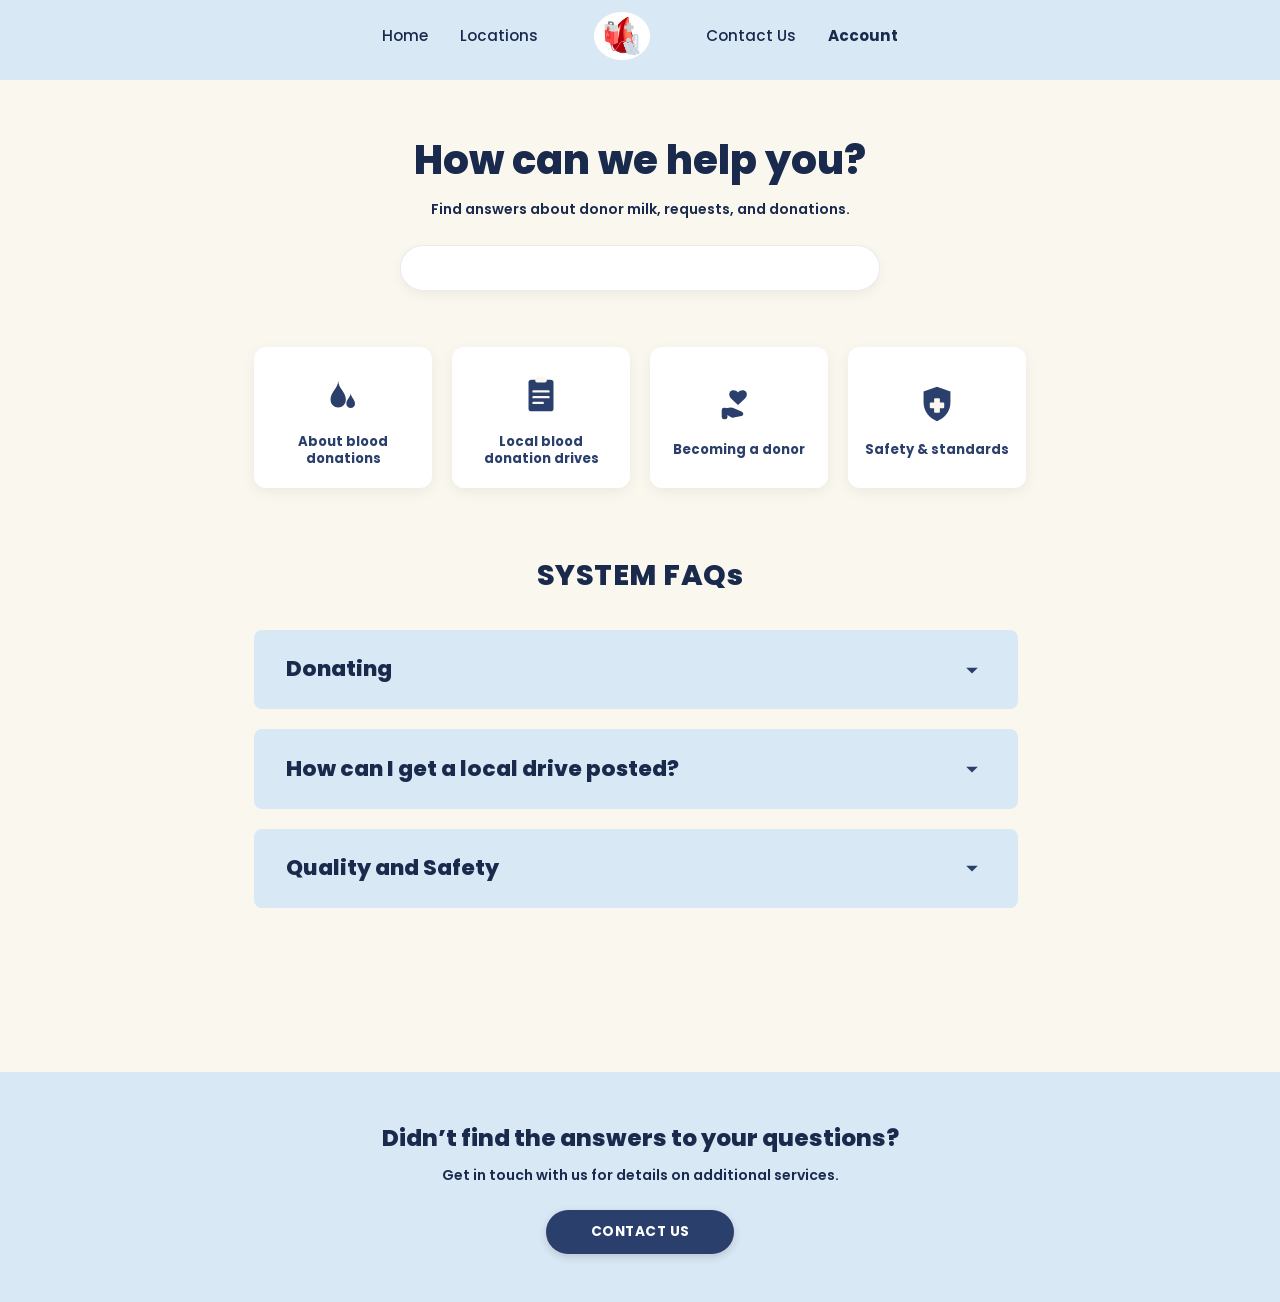
<file: account.html>
<!DOCTYPE html>
<html lang="en">
<head>
  <meta charset="UTF-8">
  <meta name="viewport" content="width=device-width, initial-scale=1.0">
  <title>HemoPulse - Account / Help Center</title>
  <link rel="stylesheet" href="css/style.css">
  <link href="https://fonts.googleapis.com/css2?family=Poppins:wght@400;500;600;700;800;900&display=swap" rel="stylesheet">
</head>
<body class="account-page">

  <!-- Top Blue Header Strip -->
  <header class="top-nav-strip">
    <nav class="frame-nav">
      <div class="nav-links">
        <a href="index.html">Home</a>
        <a href="locations.html">Locations</a>
      </div>
      <div class="logo-badge">
        <a href="index.html"><img src="images/logo.png" alt="HemoPulse logo" onerror="this.src='images/logo.jpg'"></a>
      </div>
      <div class="nav-links">
        <a href="contact.html">Contact Us</a>
        <a href="account.html" class="active">Account</a>
      </div>
    </nav>
  </header>

  <!-- Main Content Container -->
  <main class="help-center-wrap">

    <div class="help-hero">
      <h1>How can we help you?</h1>
      <p>Find answers about donor milk, requests, and donations.</p>
      <div class="search-box-wrap">
        <input class="help-search-input" type="text" aria-label="Search">
      </div>
    </div>

    <!-- 4 Square Category Cards Linked -->
    <div class="help-cards-grid">
      <a href="index.html#donation-types" class="help-category-card">
        <div class="icon-wrap">
          <svg viewBox="0 0 100 100" xmlns="http://www.w3.org/2000/svg">
            <path d="M40 20c0 16-16 24-16 40a16 16 0 0032 0c0-16-16-24-16-40z" fill="#2B3F6C"/>
            <path d="M66 46c0 9-9 13-9 22a9 9 0 0018 0c0-9-9-13-9-22z" fill="#2B3F6C"/>
          </svg>
        </div>
        <span>About blood<br>donations</span>
      </a>

      <a href="locations.html" class="help-category-card">
        <div class="icon-wrap">
          <svg viewBox="0 0 100 100" xmlns="http://www.w3.org/2000/svg">
            <rect x="24" y="18" width="52" height="66" rx="6" fill="#2B3F6C"/>
            <rect x="38" y="12" width="24" height="12" rx="4" fill="#FAF7EE"/>
            <rect x="32" y="40" width="36" height="5" rx="2" fill="#FAF7EE"/>
            <rect x="32" y="52" width="36" height="5" rx="2" fill="#FAF7EE"/>
            <rect x="32" y="64" width="24" height="5" rx="2" fill="#FAF7EE"/>
          </svg>
        </div>
        <span>Local blood<br>donation drives</span>
      </a>

      <a href="account.html#login" class="help-category-card">
        <div class="icon-wrap">
          <svg viewBox="0 0 100 100" xmlns="http://www.w3.org/2000/svg">
            <path d="M48 26c4-6 14-6 17-1 3 5 1 10-3 14l-14 13-14-13c-4-4-6-9-3-14 3-5 13-5 17 1z" fill="#2B3F6C"/>
            <path d="M18 62c10-6 16-6 24-2l14 6c4 2 4 8-1 9l-16 3c-3 1-6 0-8-2l-13-8z" fill="#2B3F6C"/>
            <rect x="14" y="58" width="12" height="24" rx="5" fill="#2B3F6C"/>
          </svg>
        </div>
        <span>Becoming a donor</span>
      </a>

      <a href="#safety" class="help-category-card">
        <div class="icon-wrap">
          <svg viewBox="0 0 100 100" xmlns="http://www.w3.org/2000/svg">
            <path d="M50 14l28 10v22c0 20-12 33-28 40-16-7-28-20-28-40V24z" fill="#2B3F6C"/>
            <rect x="44" y="38" width="12" height="30" rx="2" fill="#FAF7EE"/>
            <rect x="35" y="47" width="30" height="12" rx="2" fill="#FAF7EE"/>
          </svg>
        </div>
        <span>Safety &amp; standards</span>
      </a>
    </div>

    <!-- Scrollable System FAQs -->
    <div class="system-faq-section">
      <h2>SYSTEM FAQs</h2>
      <div class="faq-scroll-container">
        <details class="faq-bar">
          <summary>
            <span>Donating</span>
            <svg class="chevron" viewBox="0 0 24 24"><path d="M7 10l5 5 5-5z" fill="#2B3F6C"/></svg>
          </summary>
          <div class="faq-content">
            Learn what to expect before, during, and after your donation appointment. Donating blood is a safe, simple process that saves lives.
          </div>
        </details>

        <details class="faq-bar">
          <summary>
            <span>How can I get a local drive posted?</span>
            <svg class="chevron" viewBox="0 0 24 24"><path d="M7 10l5 5 5-5z" fill="#2B3F6C"/></svg>
          </summary>
          <div class="faq-content">
            Submit your drive details through our contact form or partner portal, and our medical coordinator team will review and list it within 2 business days.
          </div>
        </details>

        <details class="faq-bar" id="safety">
          <summary>
            <span>Quality and Safety</span>
            <svg class="chevron" viewBox="0 0 24 24"><path d="M7 10l5 5 5-5z" fill="#2B3F6C"/></svg>
          </summary>
          <div class="faq-content">
            All collection kits are single-use and sterile. Every blood donation is screened rigorously according to international safety and health standards.
          </div>
        </details>
      </div>
    </div>

  </main>

  <!-- Full-width Bottom Blue Callout Banner -->
  <section class="bottom-support-banner">
    <h3>Didn’t find the answers to your questions?</h3>
    <p>Get in touch with us for details on additional services.</p>
    <a href="contact.html" class="btn-navy-pill">CONTACT US</a>
  </section>

</body>
</html>
</file>
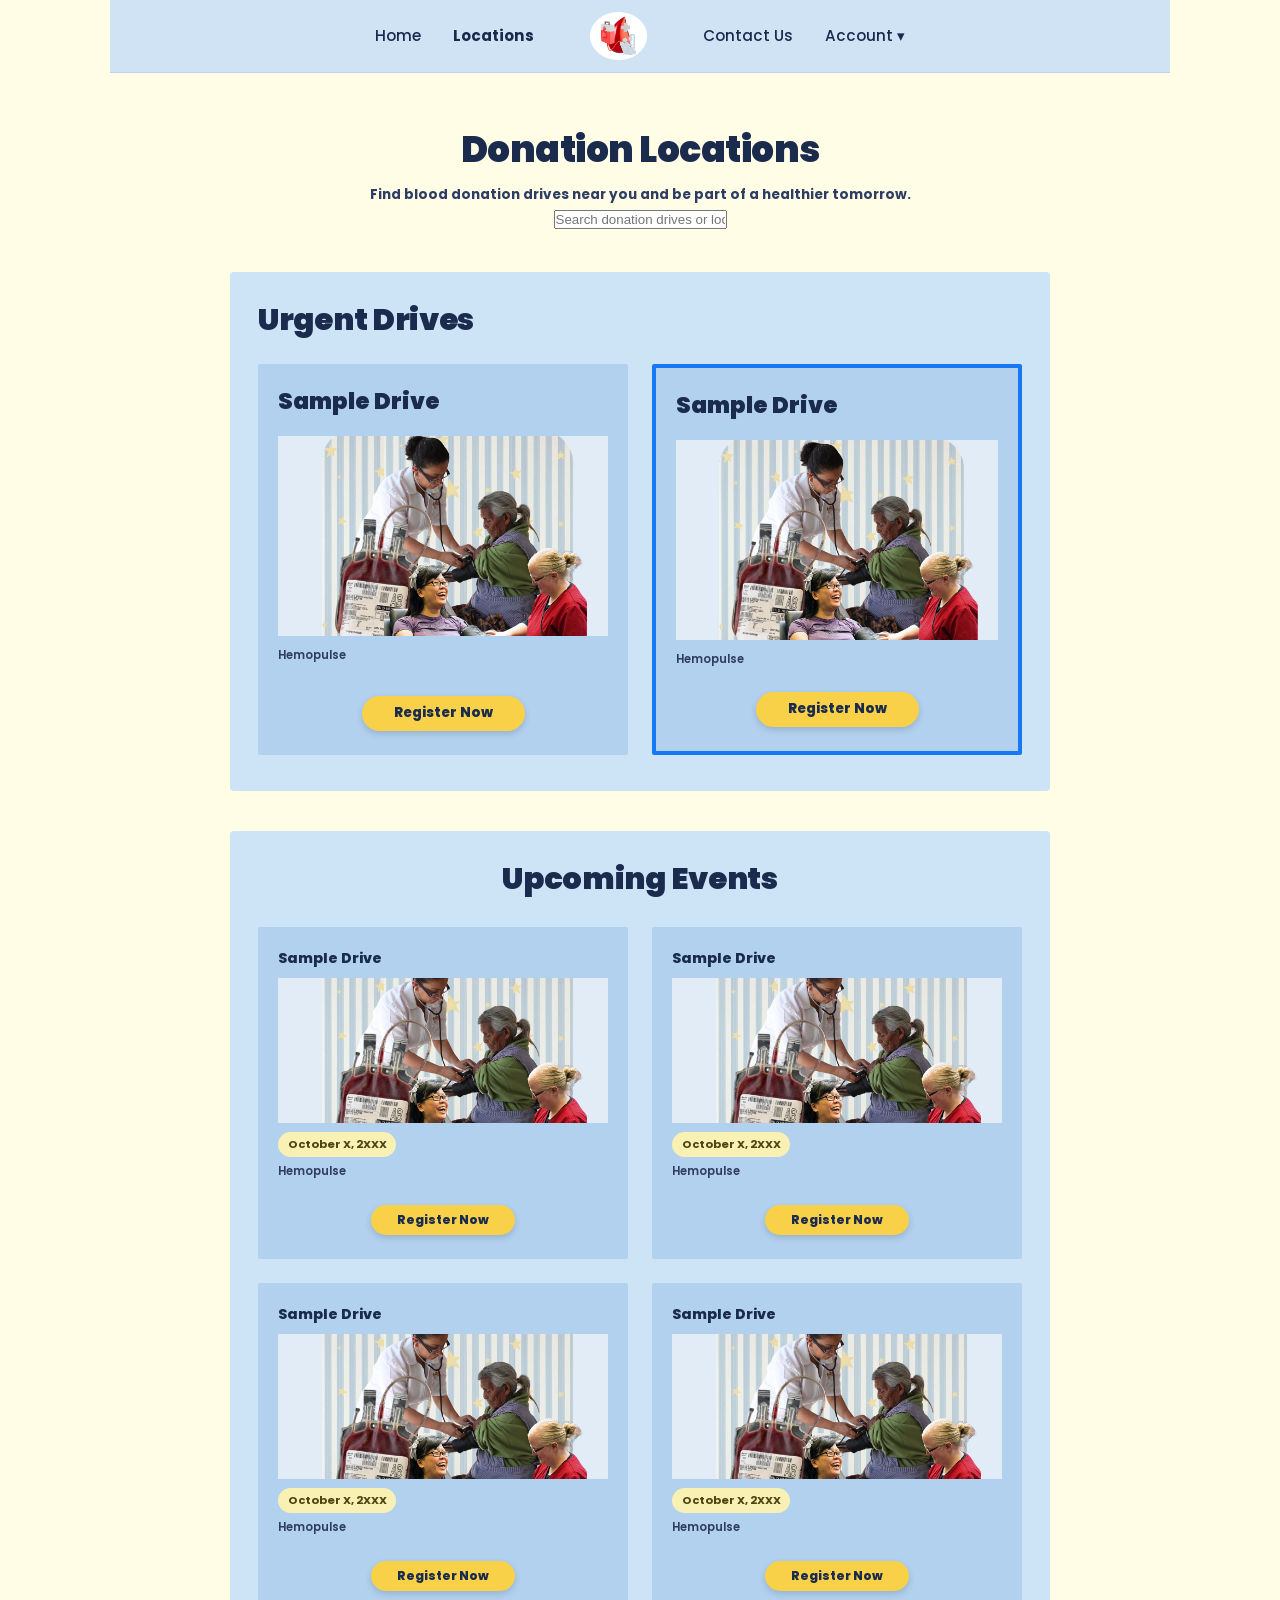
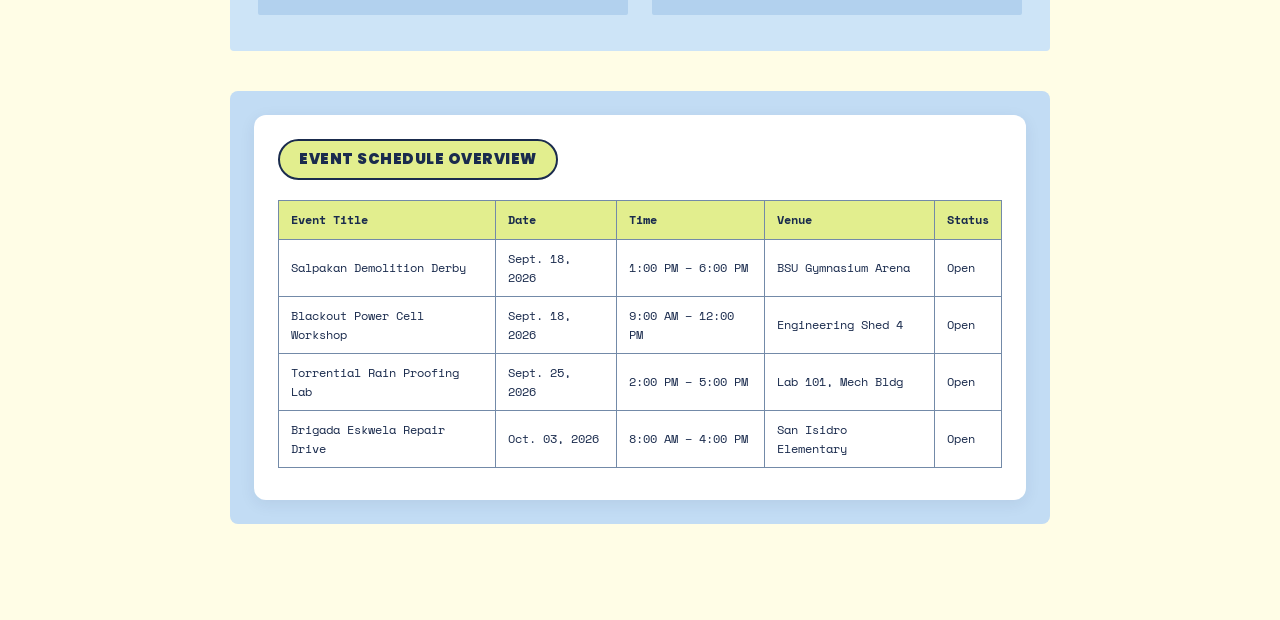
<file: locations.html>
<!DOCTYPE html>
<html lang="en">
<head>
  <meta charset="UTF-8">
  <meta name="viewport" content="width=device-width, initial-scale=1.0">
  <title>Donation Locations - HemoPulse</title>
  <link rel="preconnect" href="https://fonts.googleapis.com">
  <link rel="preconnect" href="https://fonts.gstatic.com" crossorigin>
  <link href="https://fonts.googleapis.com/css2?family=Poppins:wght@400;500;600;700;800;900&family=Space+Mono:wght@400;700&display=swap" rel="stylesheet">
  <link rel="stylesheet" href="css/style.css">
  <link rel="stylesheet" href="css/locations.css">
</head>
<body class="locations-canvas-body">

  <!-- NAVBAR -->
  <header class="frame-nav locations-nav-bar">
    <div class="nav-links">
      <a href="index.html">Home</a>
      <a href="locations.html" class="active">Locations</a>
    </div>

    <div class="logo-badge">
      <a href="index.html">
        <img src="images/logo.png" alt="HemoPulse" onerror="this.src='images/logo.jpg'">
      </a>
    </div>

    <div class="nav-links">
      <a href="contact.html">Contact Us</a>

      <div class="nav-dropdown">
        <a href="account.html" class="dropdown-trigger">Account ▾</a>
        <div class="dropdown-menu">
          <a href="javascript:void(0)" onclick="openAuthModal('login')" class="dropdown-item">Login</a>
          <a href="javascript:void(0)" onclick="openAuthModal('register')" class="dropdown-subitem">Register</a>
          <a href="account.html#donate" class="dropdown-item">Donate</a>
          <a href="account.html" class="dropdown-item">Help Desk</a>
        </div>
      </div>
    </div>
  </header>

  <!-- MAIN CANVAS CONTAINER -->
  <main class="locations-main">

    <!-- PAGE HERO HEADER -->
    <div class="loc-head-wrap">
      <h1 class="loc-title">Donation Locations</h1>
      <p class="loc-sub">Find blood donation drives near you and be part of a healthier tomorrow.</p>
      
      <!-- SEARCH INPUT FOR search.js -->
      <div class="search-wrap">
        <input 
          type="text" 
          id="searchCampaign" 
          placeholder="Search donation drives or locations..." 
          oninput="searchCampaign()"
        />
      </div>
    </div>

    <!-- 1. URGENT DRIVES BLOCK -->
    <section class="drives-block">
      <h2 class="block-title">Urgent Drives</h2>
      <div class="drives-row">

        <!-- Card 1 -->
        <div class="urgent-card campaign-card">
          <h3 class="urgent-card-title">Sample Drive</h3>
          <div class="card-img-box">
            <img src="images/hero-group.png" alt="Drive location" onerror="this.src='images/logo.png'">
          </div>
          <span class="card-brand">Hemopulse</span>
          <div class="card-action">
            <a href="account.html#donate" class="btn-figma-yellow">Register Now</a>
          </div>
        </div>

        <!-- Card 2 -->
        <div class="urgent-card campaign-card active-blue-border">
          <h3 class="urgent-card-title">Sample Drive</h3>
          <div class="card-img-box">
            <img src="images/hero-group.png" alt="Drive location" onerror="this.src='images/logo.png'">
          </div>
          <span class="card-brand">Hemopulse</span>
          <div class="card-action">
            <a href="account.html#donate" class="btn-figma-yellow">Register Now</a>
          </div>
        </div>

      </div>
    </section>

    <!-- 2. UPCOMING EVENTS BLOCK -->
    <section class="drives-block">
      <h2 class="block-title upcoming-title-bar">Upcoming Events</h2>
      <div class="drives-row grid-2x2">

        <!-- Event 1 -->
        <div class="upcoming-card campaign-card">
          <span class="upcoming-card-title">Sample Drive</span>
          <div class="card-img-box sm-img">
            <img src="images/hero-group.png" alt="Drive location" onerror="this.src='images/logo.png'">
          </div>
          <div class="chip-date">October X, 2XXX</div>
          <span class="card-brand">Hemopulse</span>
          <div class="card-action">
            <a href="account.html#donate" class="btn-figma-yellow btn-sm">Register Now</a>
          </div>
        </div>

        <!-- Event 2 -->
        <div class="upcoming-card campaign-card">
          <span class="upcoming-card-title">Sample Drive</span>
          <div class="card-img-box sm-img">
            <img src="images/hero-group.png" alt="Drive location" onerror="this.src='images/logo.png'">
          </div>
          <div class="chip-date">October X, 2XXX</div>
          <span class="card-brand">Hemopulse</span>
          <div class="card-action">
            <a href="account.html#donate" class="btn-figma-yellow btn-sm">Register Now</a>
          </div>
        </div>

        <!-- Event 3 -->
        <div class="upcoming-card campaign-card">
          <span class="upcoming-card-title">Sample Drive</span>
          <div class="card-img-box sm-img">
            <img src="images/hero-group.png" alt="Drive location" onerror="this.src='images/logo.png'">
          </div>
          <div class="chip-date">October X, 2XXX</div>
          <span class="card-brand">Hemopulse</span>
          <div class="card-action">
            <a href="account.html#donate" class="btn-figma-yellow btn-sm">Register Now</a>
          </div>
        </div>

        <!-- Event 4 -->
        <div class="upcoming-card campaign-card">
          <span class="upcoming-card-title">Sample Drive</span>
          <div class="card-img-box sm-img">
            <img src="images/hero-group.png" alt="Drive location" onerror="this.src='images/logo.png'">
          </div>
          <div class="chip-date">October X, 2XXX</div>
          <span class="card-brand">Hemopulse</span>
          <div class="card-action">
            <a href="account.html#donate" class="btn-figma-yellow btn-sm">Register Now</a>
          </div>
        </div>

      </div>
    </section>

    <!-- 3. EVENT SCHEDULE OVERVIEW TABLE -->
    <section class="schedule-overview-wrapper">
      <div class="schedule-white-box">
        <div class="schedule-pill-heading">EVENT SCHEDULE OVERVIEW</div>
        
        <div class="table-scroll">
          <table class="figma-table">
            <thead>
              <tr>
                <th>Event Title</th>
                <th>Date</th>
                <th>Time</th>
                <th>Venue</th>
                <th>Status</th>
              </tr>
            </thead>
            <tbody>
              <tr>
                <td>Salpakan Demolition Derby</td>
                <td>Sept. 18, 2026</td>
                <td>1:00 PM – 6:00 PM</td>
                <td>BSU Gymnasium Arena</td>
                <td>Open</td>
              </tr>
              <tr>
                <td>Blackout Power Cell Workshop</td>
                <td>Sept. 18, 2026</td>
                <td>9:00 AM – 12:00 PM</td>
                <td>Engineering Shed 4</td>
                <td>Open</td>
              </tr>
              <tr>
                <td>Torrential Rain Proofing Lab</td>
                <td>Sept. 25, 2026</td>
                <td>2:00 PM – 5:00 PM</td>
                <td>Lab 101, Mech Bldg</td>
                <td>Open</td>
              </tr>
              <tr>
                <td>Brigada Eskwela Repair Drive</td>
                <td>Oct. 03, 2026</td>
                <td>8:00 AM – 4:00 PM</td>
                <td>San Isidro Elementary</td>
                <td>Open</td>
              </tr>
            </tbody>
          </table>
        </div>
      </div>
    </section>

  </main>

  <script src="js/modal.js"></script>
  <script src="js/search.js"></script>
</body>
</html>
</file>
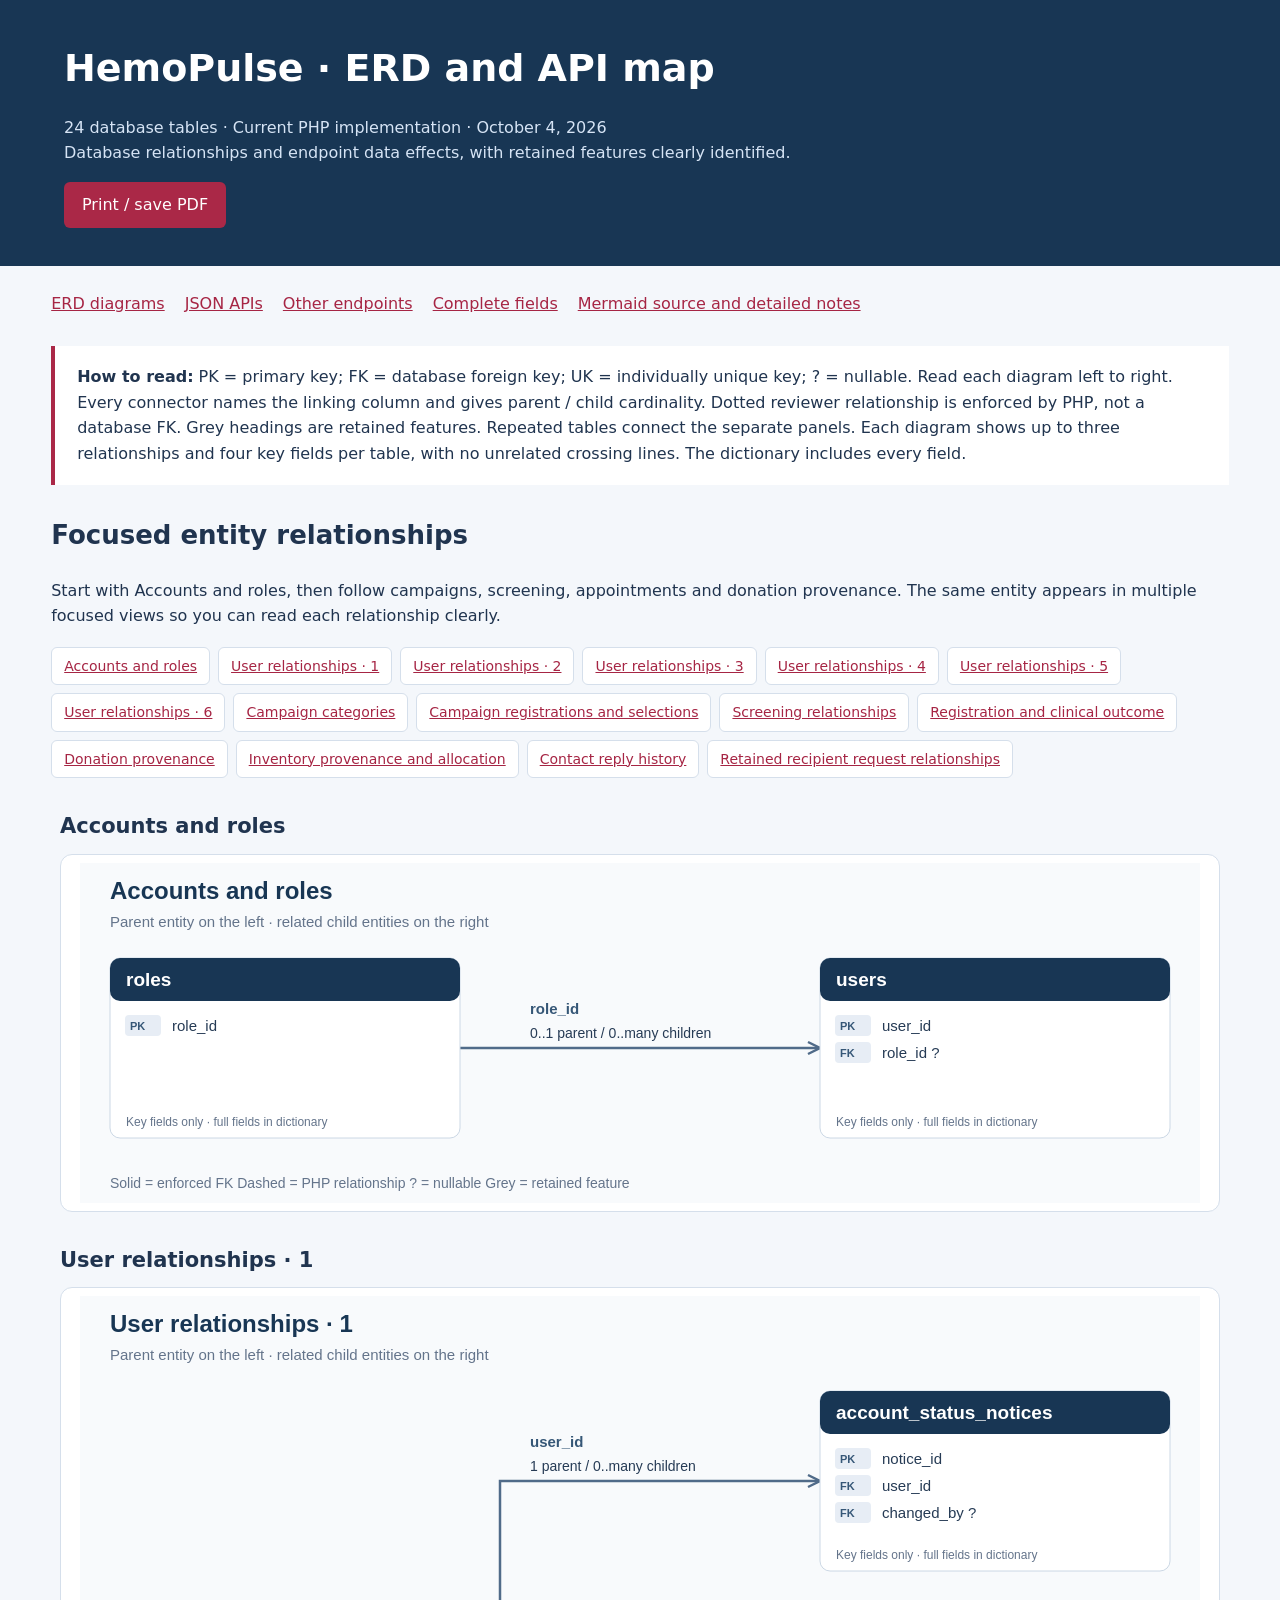
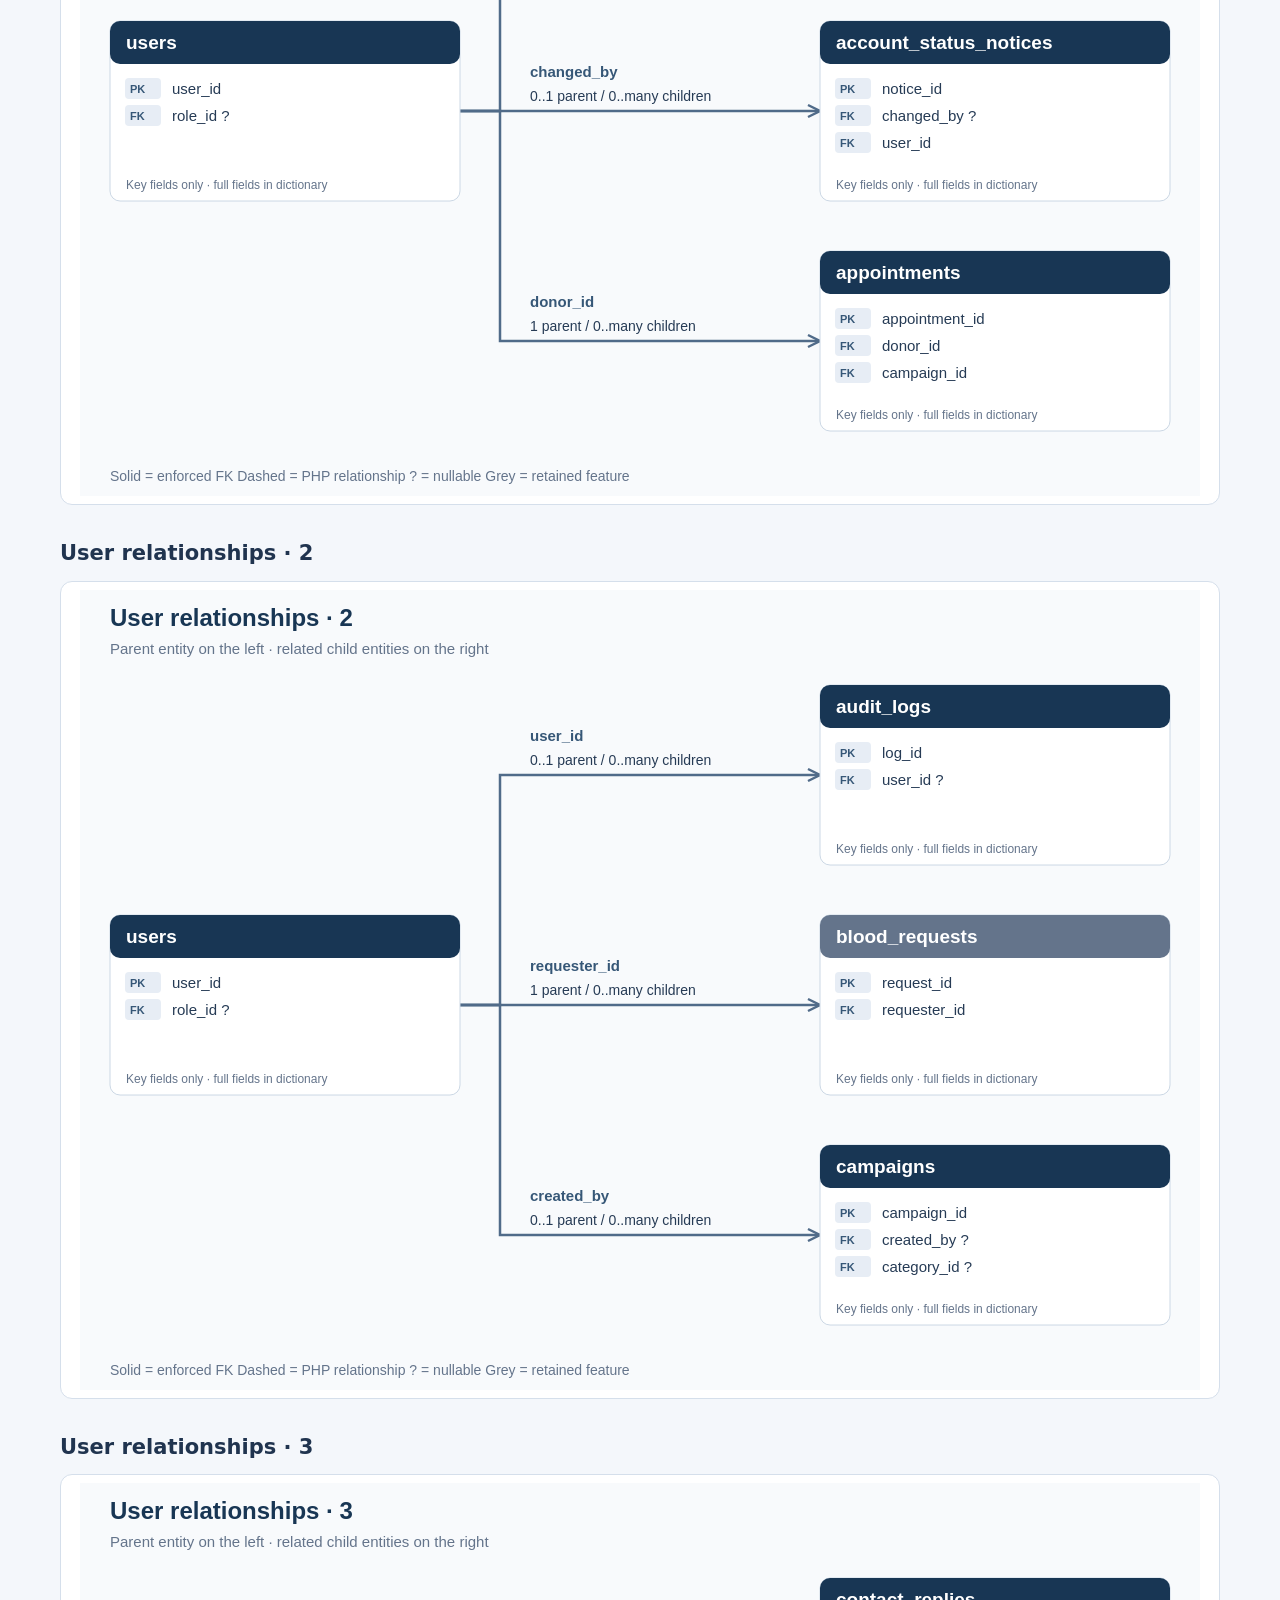
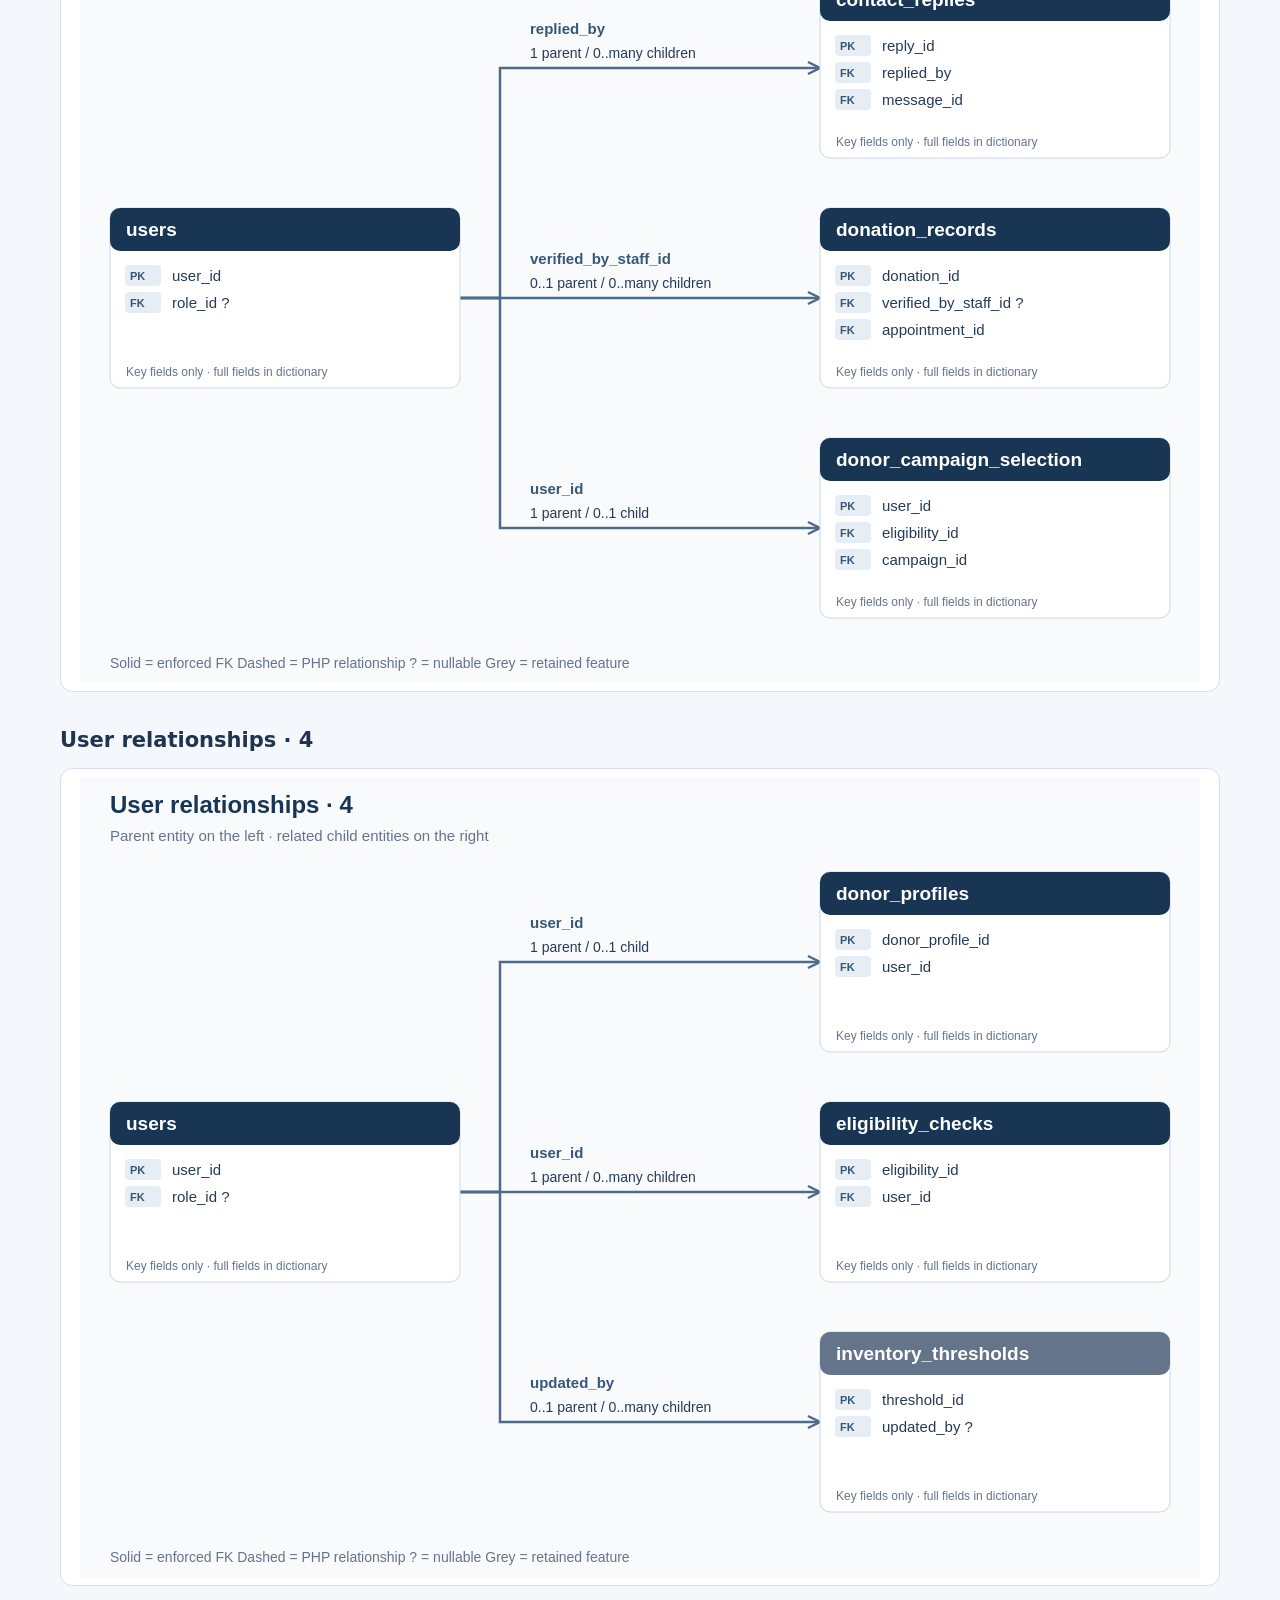
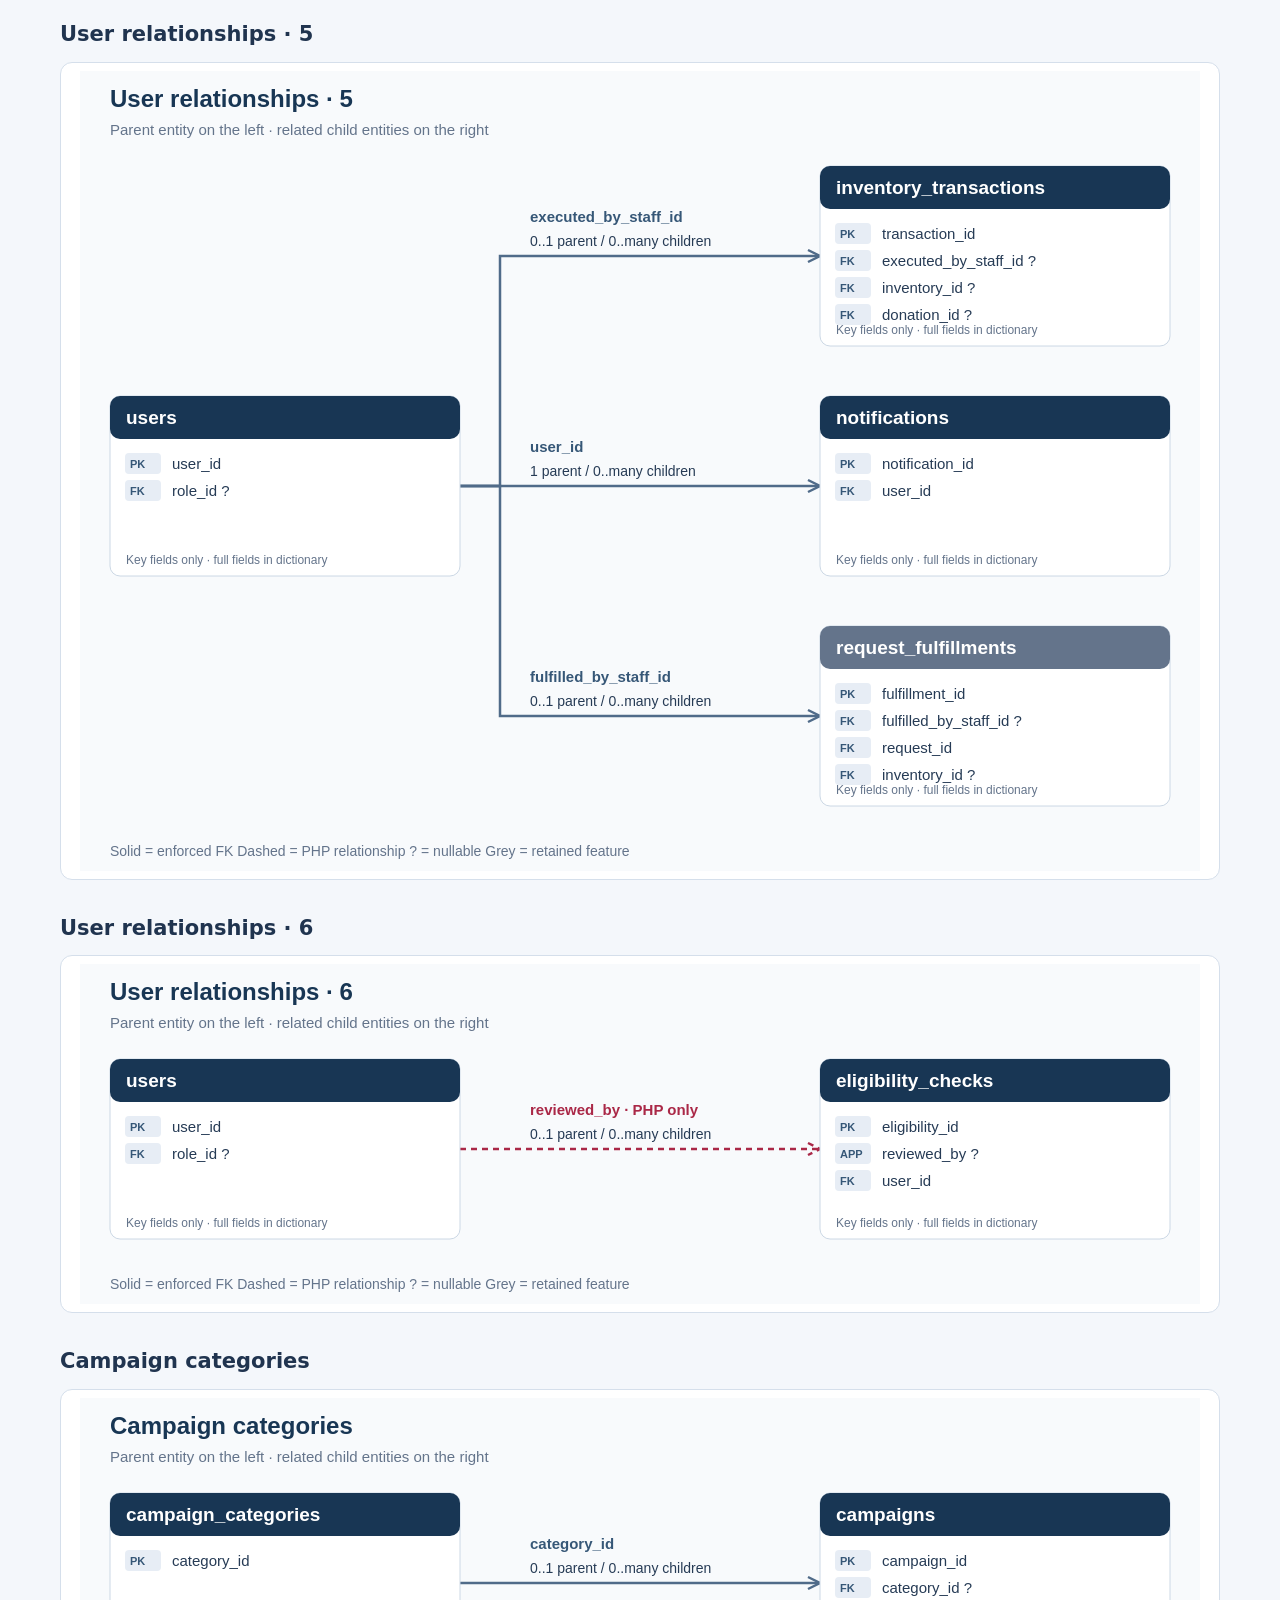
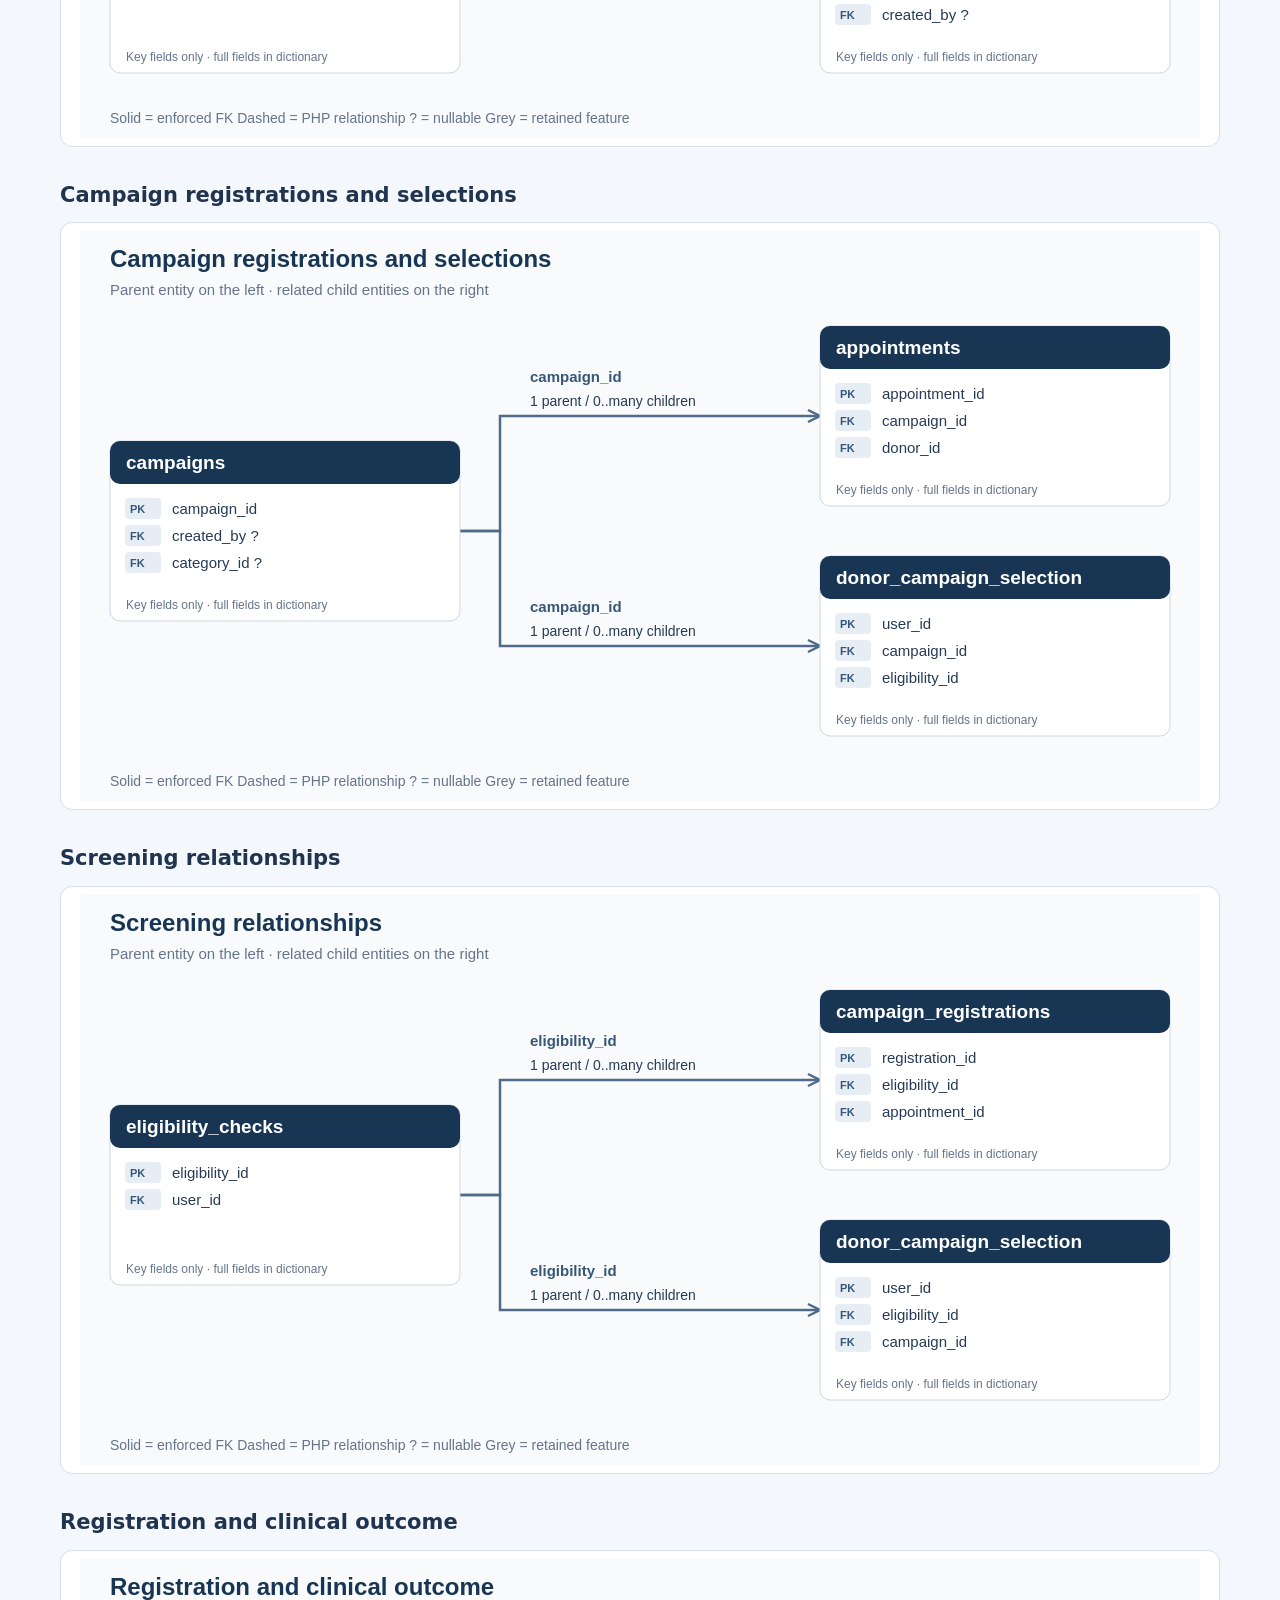
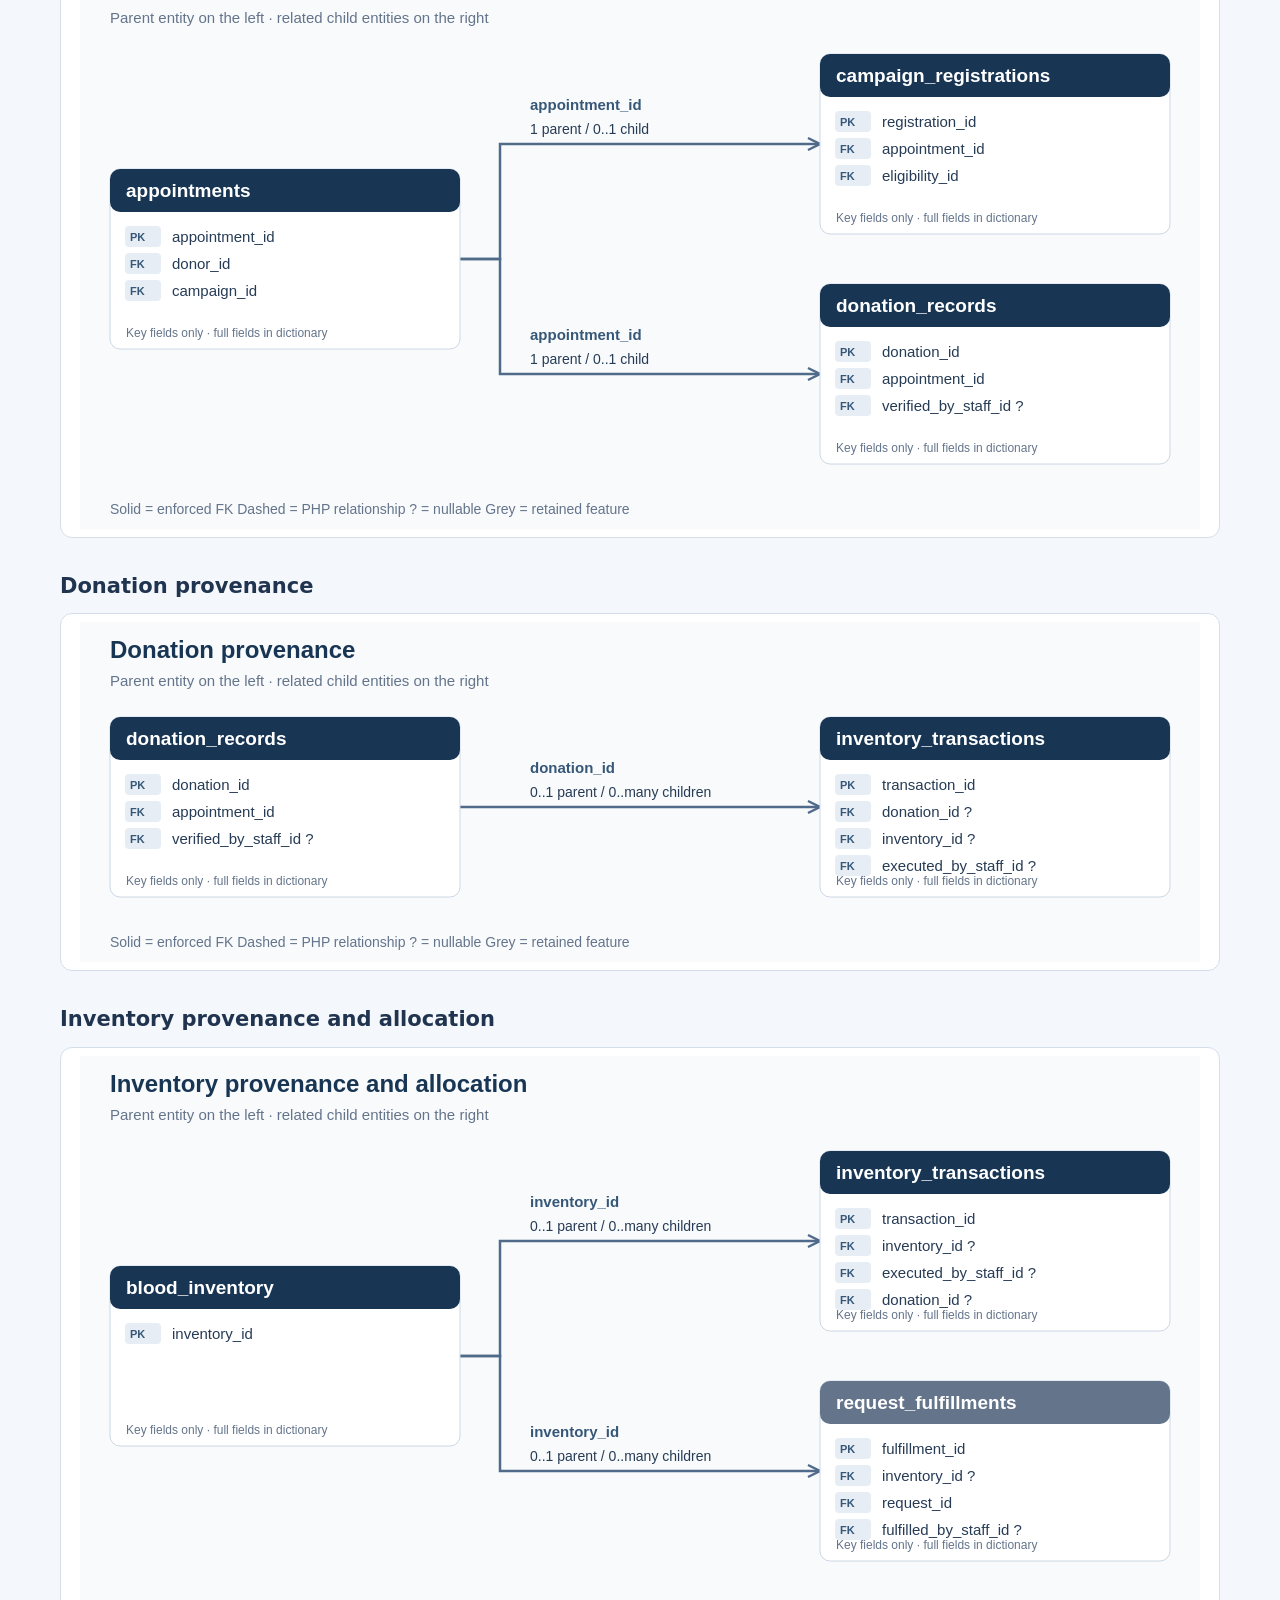
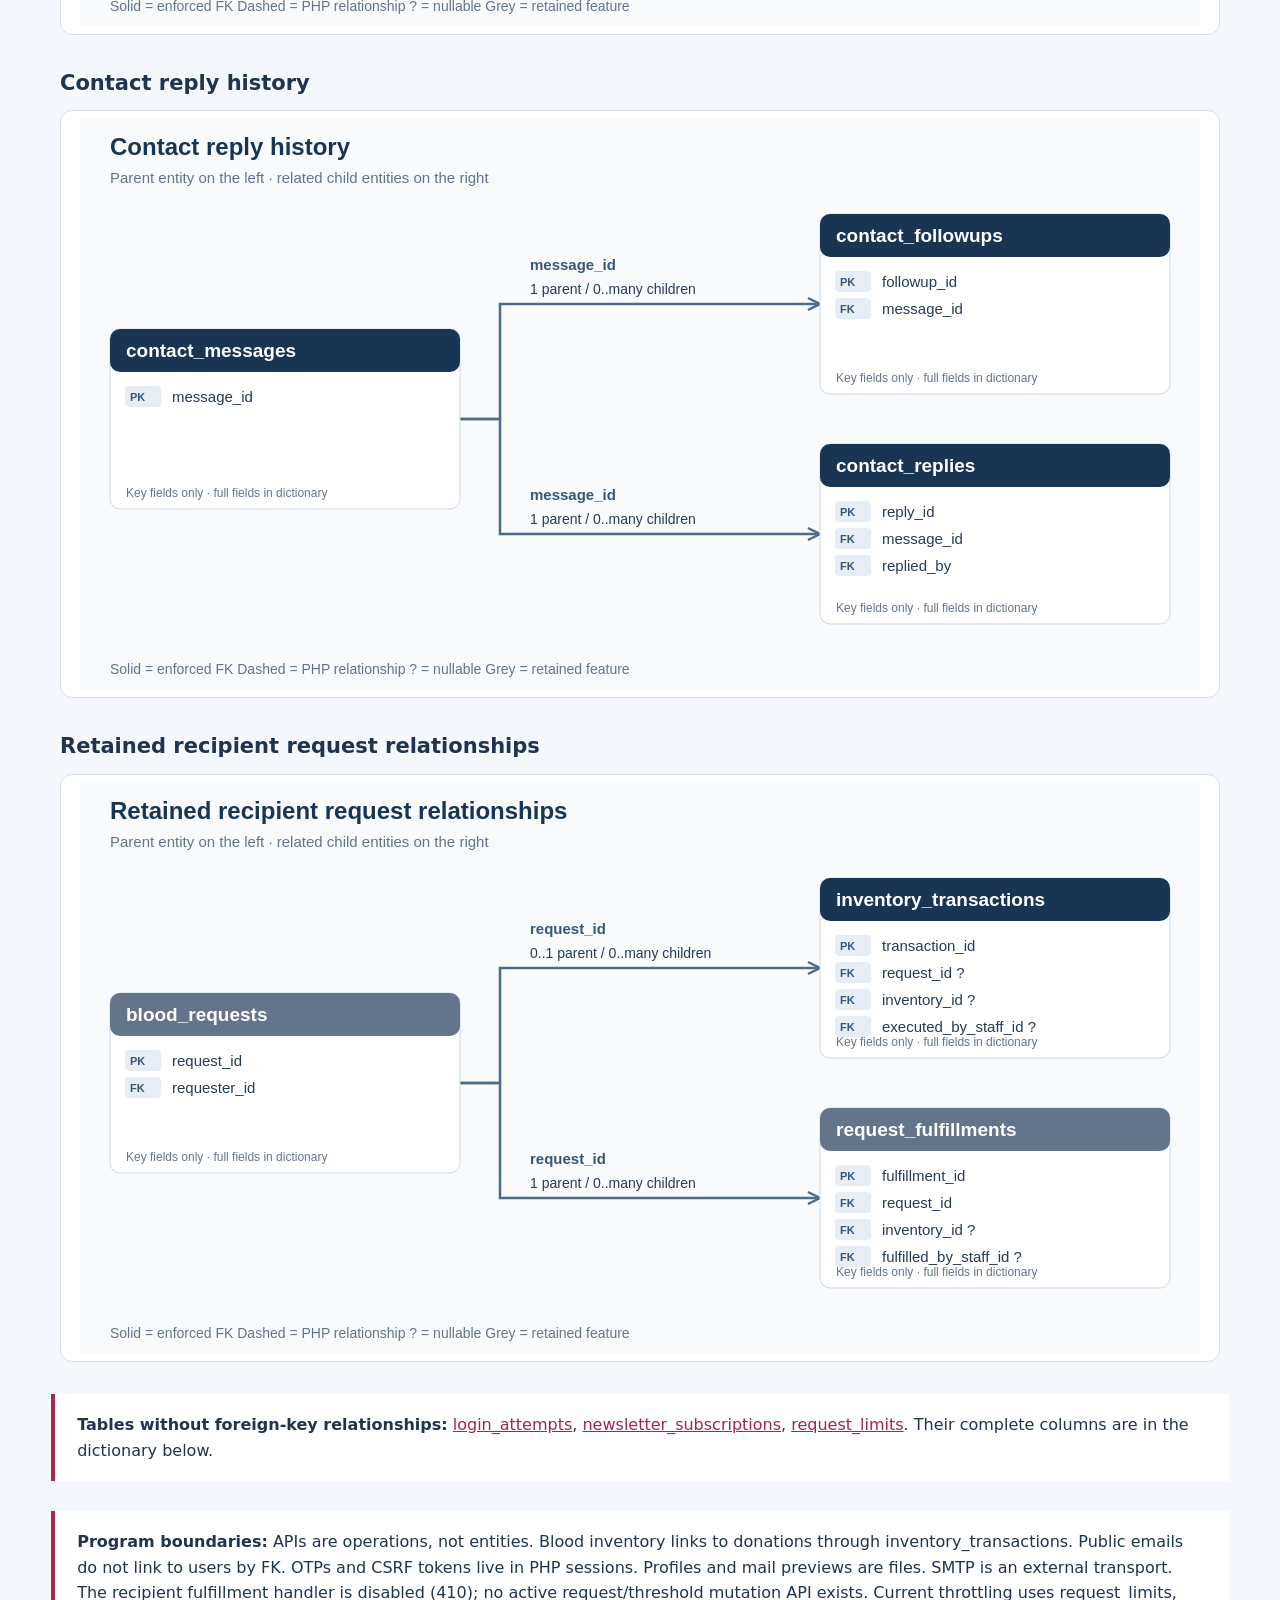
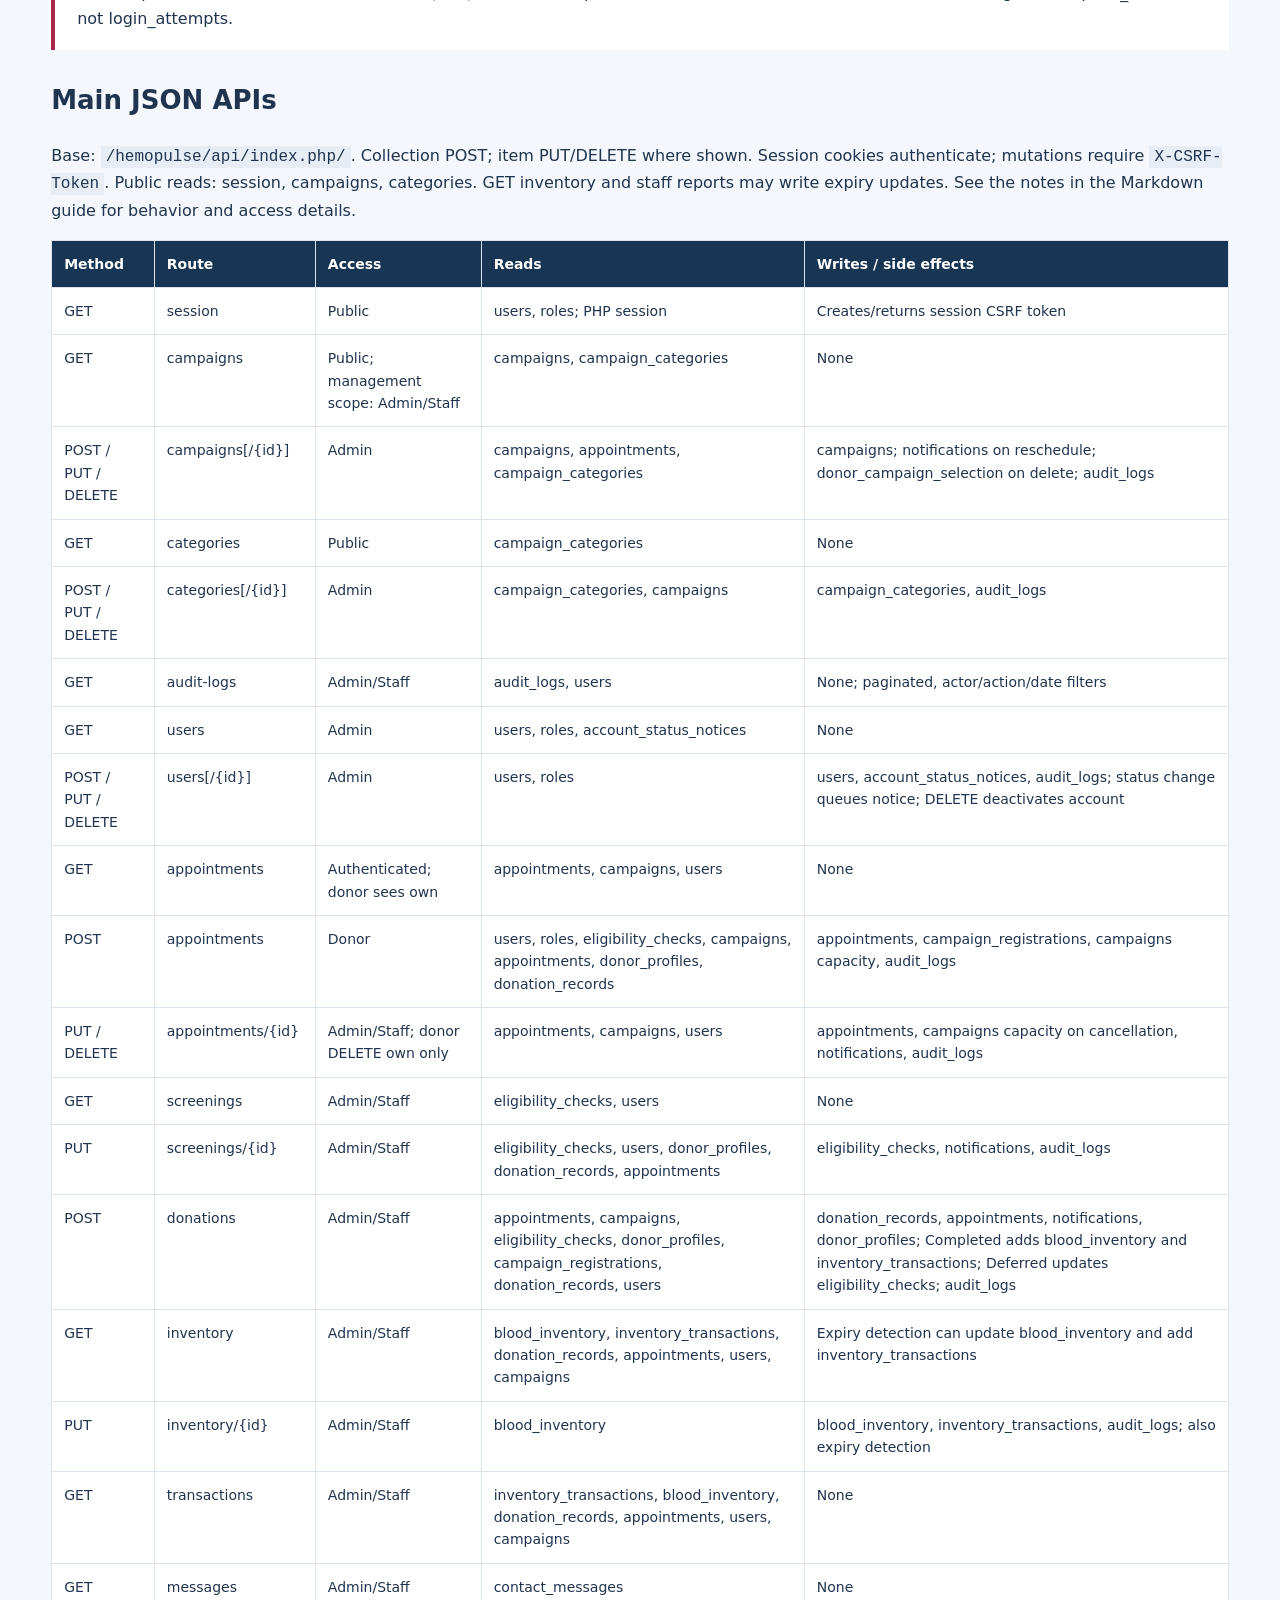
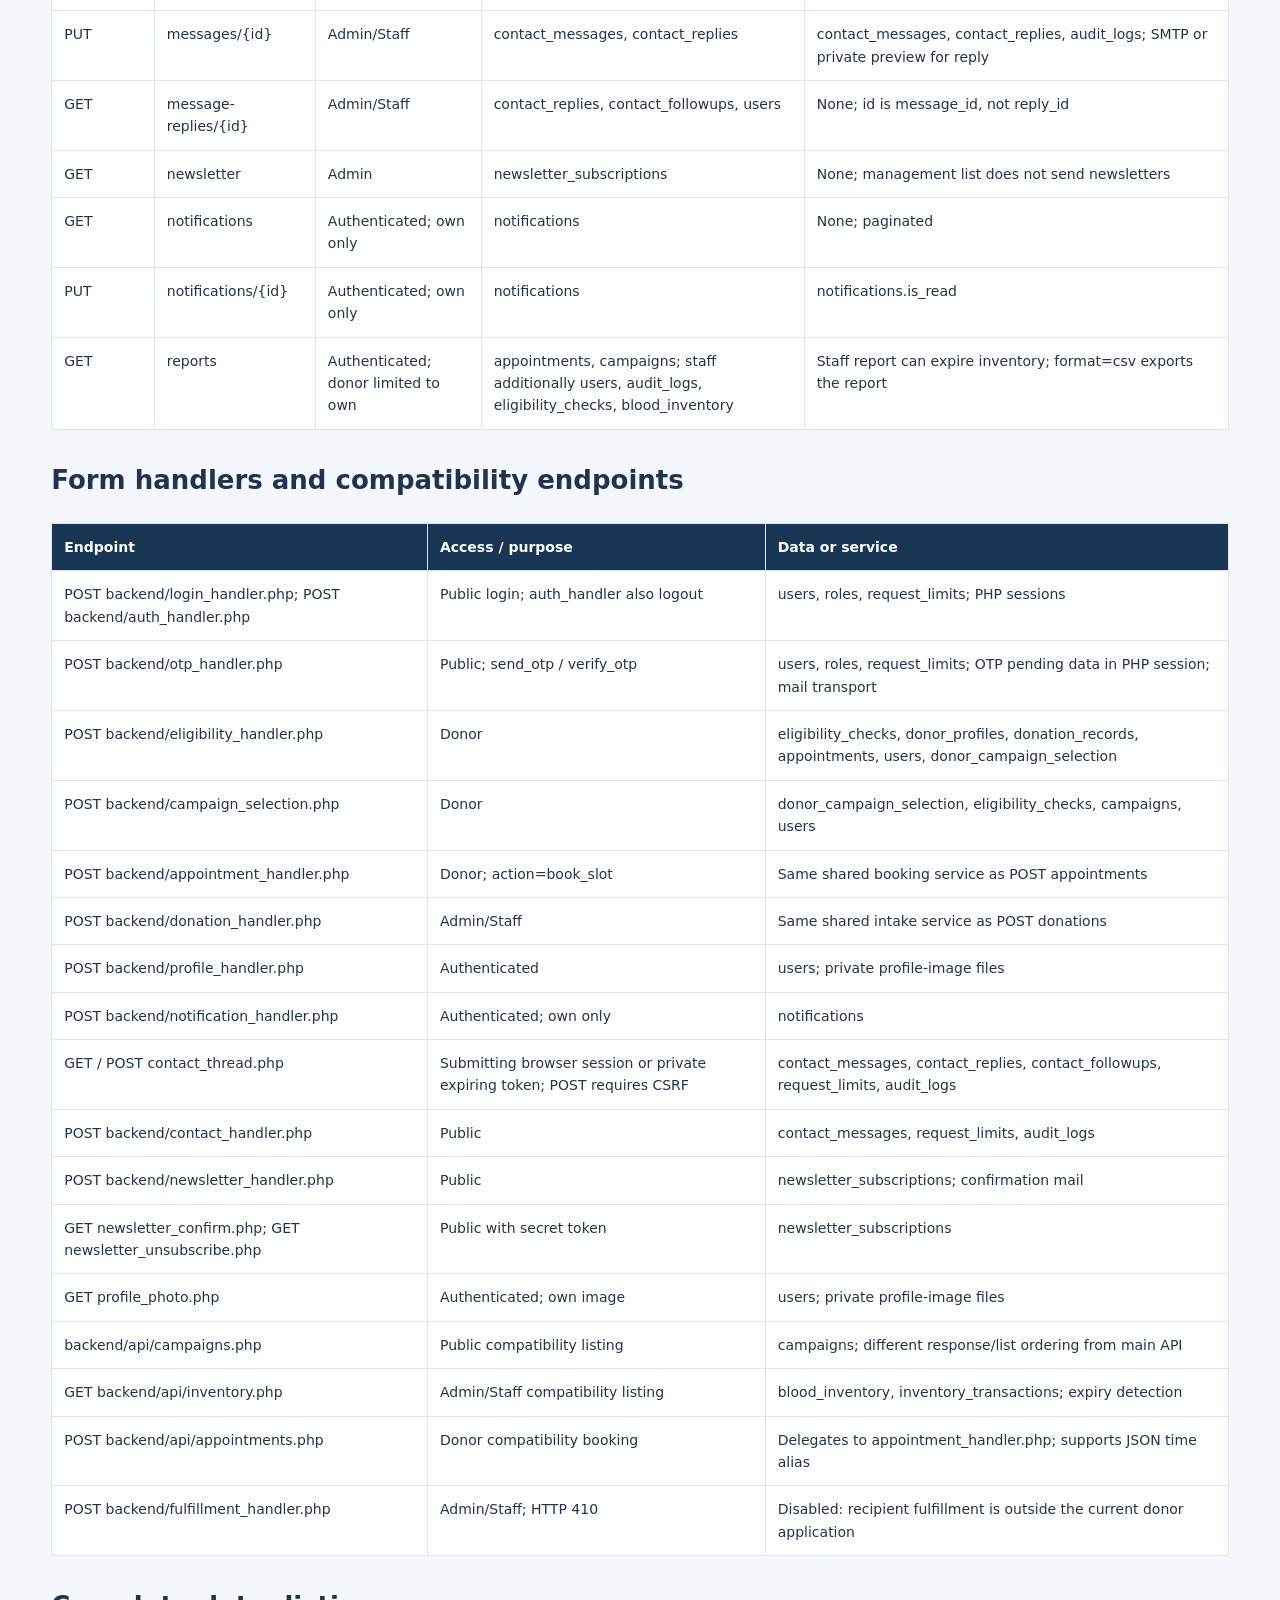
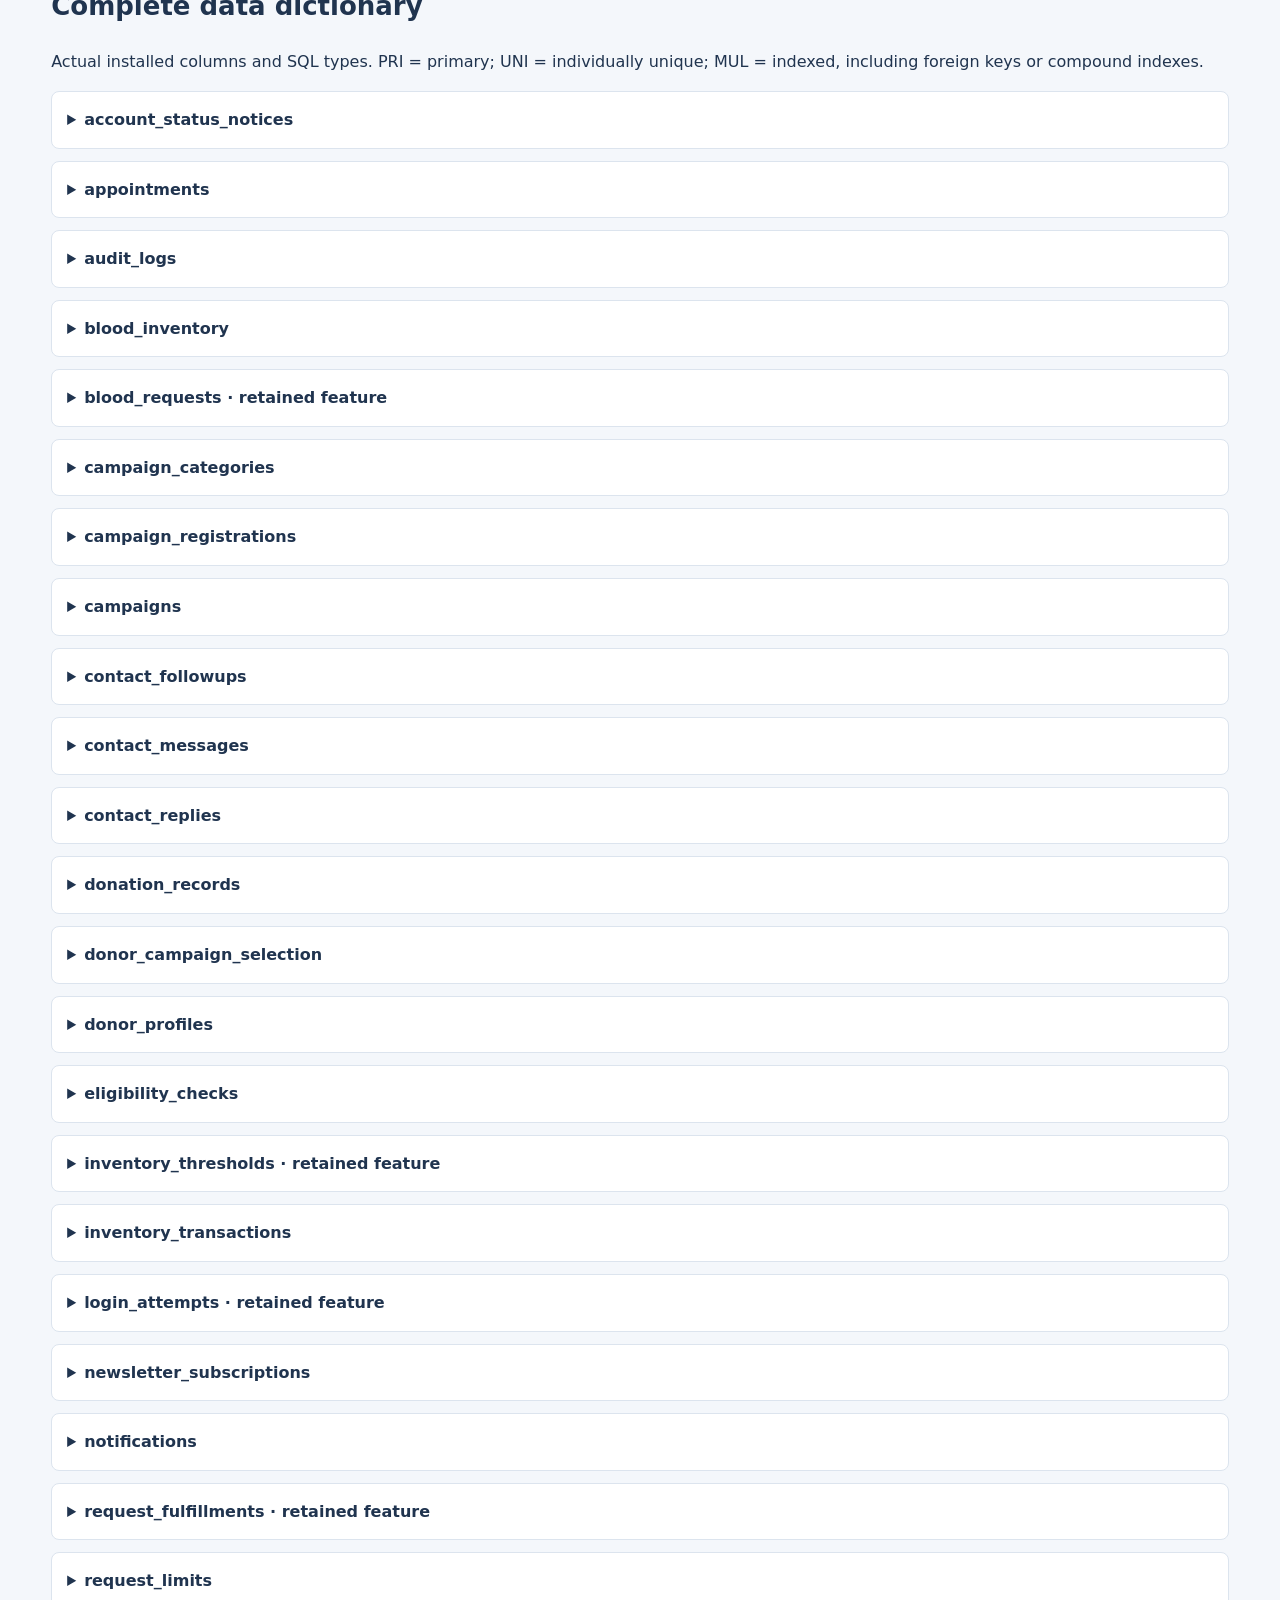
<file: docs/HEMOPULSE_ERD.html>
<!doctype html><html lang="en"><meta charset="utf-8"><meta name="viewport" content="width=device-width,initial-scale=1"><title>HemoPulse · ERD and APIs</title><style>
*{box-sizing:border-box}body{margin:0;background:#f4f7fb;color:#20344f;font:16px/1.6 system-ui,sans-serif}header{background:#183654;color:white;padding:38px 5vw}h1{margin:0;font-size:38px}header p{max-width:950px;color:#d6e4f5}main{padding:25px 4vw;max-width:1900px;margin:auto}nav{display:flex;gap:20px;flex-wrap:wrap}a{color:#a62544}section{margin:30px 0}h2{font-size:26px}.diagram{overflow:auto;background:white;border:1px solid #d5dfeb;border-radius:12px}.diagram svg{display:block;min-width:900px;width:100%;height:auto;max-width:1120px;margin:auto}.focus-panel{max-width:1160px;margin:32px auto}.focus-panel h3{font-size:21px;margin:0 0 10px}.diagram{padding:8px}.relation-index{display:flex;flex-wrap:wrap;gap:8px;margin:18px 0}.relation-index a{padding:7px 12px;border:1px solid #d5dfeb;border-radius:6px;background:white;font-size:14px}table{border-collapse:collapse;width:100%;background:white;font-size:14px}th{text-align:left;background:#183654;color:white}td,th{padding:12px;border:1px solid #dce4ee;vertical-align:top}.tablewrap{overflow:auto}details{margin:12px 0;background:white;border:1px solid #dce4ee;border-radius:8px;padding:15px}summary{font-weight:650;cursor:pointer}.note{padding:18px 22px;background:#fff;border-left:4px solid #aa2847}.print{background:#aa2847;color:white;border:0;border-radius:6px;padding:10px 18px;font:inherit;cursor:pointer}code{background:#e7edf5;padding:2px 5px}footer{margin:30px 0;color:#61718b}@media print{nav,.print{display:none}body{background:white}header{background:white;color:#183654;padding:10px}header p{color:#20344f}main{padding:0}.diagram svg{min-width:0}section{break-inside:avoid}table{font-size:10px}td,th{padding:5px}details{break-inside:avoid} .tablewrap{overflow:visible}}@page{size:A3 landscape;margin:12mm}
</style><header><h1>HemoPulse · ERD and API map</h1><p>24 database tables · Current PHP implementation · October 4, 2026<br>Database relationships and endpoint data effects, with retained features clearly identified.</p><button class="print" onclick="document.querySelectorAll('details').forEach(d=>d.open=true);window.print()">Print / save PDF</button></header><main><nav><a href="#erd">ERD diagrams</a><a href="#apis">JSON APIs</a><a href="#handlers">Other endpoints</a><a href="#dictionary">Complete fields</a><a href="HEMOPULSE_ERD.md">Mermaid source and detailed notes</a></nav><section class="note"><strong>How to read:</strong> PK = primary key; FK = database foreign key; UK = individually unique key; ? = nullable. Read each diagram left to right. Every connector names the linking column and gives parent / child cardinality. Dotted reviewer relationship is enforced by PHP, not a database FK. Grey headings are retained features. Repeated tables connect the separate panels. Each diagram shows up to three relationships and four key fields per table, with no unrelated crossing lines. The dictionary includes every field.</section><div id="erd"><h2>Focused entity relationships</h2><p>Start with Accounts and roles, then follow campaigns, screening, appointments and donation provenance. The same entity appears in multiple focused views so you can read each relationship clearly.</p><div class="relation-index"><a href="#relation-1">Accounts and roles</a><a href="#relation-2">User relationships · 1</a><a href="#relation-3">User relationships · 2</a><a href="#relation-4">User relationships · 3</a><a href="#relation-5">User relationships · 4</a><a href="#relation-6">User relationships · 5</a><a href="#relation-7">User relationships · 6</a><a href="#relation-8">Campaign categories</a><a href="#relation-9">Campaign registrations and selections</a><a href="#relation-10">Screening relationships</a><a href="#relation-11">Registration and clinical outcome</a><a href="#relation-12">Donation provenance</a><a href="#relation-13">Inventory provenance and allocation</a><a href="#relation-14">Contact reply history</a><a href="#relation-15">Retained recipient request relationships</a></div><section class="focus-panel" id="relation-1"><h3>Accounts and roles</h3><div class="diagram"><svg xmlns="http://www.w3.org/2000/svg" viewBox="0 0 1120 340" role="img" aria-label="Accounts and roles"><rect width="100%" height="100%" fill="#f8fafc"/><text x="30" y="36" font-family="Arial,sans-serif" font-size="24" fill="#183654" font-weight="bold">Accounts and roles</text><text x="30" y="64" font-family="Arial,sans-serif" font-size="15" fill="#64748b">Parent entity on the left · related child entities on the right</text><path d="M 380 185.0 L 420 185.0 L 420 185.0 L 740 185.0" fill="none" stroke="#506b89" stroke-width="2.5"/><text x="450" y="151.0" font-family="Arial,sans-serif" font-size="15" fill="#365777" font-weight="bold">role_id</text><text x="450" y="175.0" font-family="Arial,sans-serif" font-size="14" fill="#263b55">0..1 parent / 0..many children</text><path d="M 728 179.0 L 740 185.0 L 728 191.0" fill="none" stroke="#506b89" stroke-width="2.5"/><rect x="740" y="95" width="350" height="180" rx="10" fill="white" stroke="#ccd8e5"/><rect x="740" y="95" width="350" height="43" rx="10" fill="#183654"/><text x="756" y="123" font-family="Arial,sans-serif" font-size="19" fill="white" font-weight="bold">users</text><rect x="755" y="152" width="36" height="21" rx="4" fill="#e7edf5"/><text x="760" y="167" font-family="Arial,sans-serif" font-size="11" fill="#365777" font-weight="bold">PK</text><text x="802" y="168" font-family="Arial,sans-serif" font-size="15" fill="#263b55">user_id</text><rect x="755" y="179" width="36" height="21" rx="4" fill="#e7edf5"/><text x="760" y="194" font-family="Arial,sans-serif" font-size="11" fill="#365777" font-weight="bold">FK</text><text x="802" y="195" font-family="Arial,sans-serif" font-size="15" fill="#263b55">role_id ?</text><text x="756" y="263" font-family="Arial,sans-serif" font-size="12" fill="#64748b">Key fields only · full fields in dictionary</text><rect x="30" y="95.0" width="350" height="180" rx="10" fill="white" stroke="#ccd8e5"/><rect x="30" y="95.0" width="350" height="43" rx="10" fill="#183654"/><text x="46" y="123.0" font-family="Arial,sans-serif" font-size="19" fill="white" font-weight="bold">roles</text><rect x="45" y="152.0" width="36" height="21" rx="4" fill="#e7edf5"/><text x="50" y="167.0" font-family="Arial,sans-serif" font-size="11" fill="#365777" font-weight="bold">PK</text><text x="92" y="168.0" font-family="Arial,sans-serif" font-size="15" fill="#263b55">role_id</text><text x="46" y="263.0" font-family="Arial,sans-serif" font-size="12" fill="#64748b">Key fields only · full fields in dictionary</text><text x="30" y="325" font-family="Arial,sans-serif" font-size="14" fill="#64748b">Solid = enforced FK     Dashed = PHP relationship     ? = nullable     Grey = retained feature</text></svg></div></section><section class="focus-panel" id="relation-2"><h3>User relationships · 1</h3><div class="diagram"><svg xmlns="http://www.w3.org/2000/svg" viewBox="0 0 1120 800" role="img" aria-label="User relationships · 1"><rect width="100%" height="100%" fill="#f8fafc"/><text x="30" y="36" font-family="Arial,sans-serif" font-size="24" fill="#183654" font-weight="bold">User relationships · 1</text><text x="30" y="64" font-family="Arial,sans-serif" font-size="15" fill="#64748b">Parent entity on the left · related child entities on the right</text><path d="M 380 415.0 L 420 415.0 L 420 185.0 L 740 185.0" fill="none" stroke="#506b89" stroke-width="2.5"/><text x="450" y="151.0" font-family="Arial,sans-serif" font-size="15" fill="#365777" font-weight="bold">user_id</text><text x="450" y="175.0" font-family="Arial,sans-serif" font-size="14" fill="#263b55">1 parent / 0..many children</text><path d="M 728 179.0 L 740 185.0 L 728 191.0" fill="none" stroke="#506b89" stroke-width="2.5"/><rect x="740" y="95" width="350" height="180" rx="10" fill="white" stroke="#ccd8e5"/><rect x="740" y="95" width="350" height="43" rx="10" fill="#183654"/><text x="756" y="123" font-family="Arial,sans-serif" font-size="19" fill="white" font-weight="bold">account_status_notices</text><rect x="755" y="152" width="36" height="21" rx="4" fill="#e7edf5"/><text x="760" y="167" font-family="Arial,sans-serif" font-size="11" fill="#365777" font-weight="bold">PK</text><text x="802" y="168" font-family="Arial,sans-serif" font-size="15" fill="#263b55">notice_id</text><rect x="755" y="179" width="36" height="21" rx="4" fill="#e7edf5"/><text x="760" y="194" font-family="Arial,sans-serif" font-size="11" fill="#365777" font-weight="bold">FK</text><text x="802" y="195" font-family="Arial,sans-serif" font-size="15" fill="#263b55">user_id</text><rect x="755" y="206" width="36" height="21" rx="4" fill="#e7edf5"/><text x="760" y="221" font-family="Arial,sans-serif" font-size="11" fill="#365777" font-weight="bold">FK</text><text x="802" y="222" font-family="Arial,sans-serif" font-size="15" fill="#263b55">changed_by ?</text><text x="756" y="263" font-family="Arial,sans-serif" font-size="12" fill="#64748b">Key fields only · full fields in dictionary</text><path d="M 380 415.0 L 420 415.0 L 420 415.0 L 740 415.0" fill="none" stroke="#506b89" stroke-width="2.5"/><text x="450" y="381.0" font-family="Arial,sans-serif" font-size="15" fill="#365777" font-weight="bold">changed_by</text><text x="450" y="405.0" font-family="Arial,sans-serif" font-size="14" fill="#263b55">0..1 parent / 0..many children</text><path d="M 728 409.0 L 740 415.0 L 728 421.0" fill="none" stroke="#506b89" stroke-width="2.5"/><rect x="740" y="325" width="350" height="180" rx="10" fill="white" stroke="#ccd8e5"/><rect x="740" y="325" width="350" height="43" rx="10" fill="#183654"/><text x="756" y="353" font-family="Arial,sans-serif" font-size="19" fill="white" font-weight="bold">account_status_notices</text><rect x="755" y="382" width="36" height="21" rx="4" fill="#e7edf5"/><text x="760" y="397" font-family="Arial,sans-serif" font-size="11" fill="#365777" font-weight="bold">PK</text><text x="802" y="398" font-family="Arial,sans-serif" font-size="15" fill="#263b55">notice_id</text><rect x="755" y="409" width="36" height="21" rx="4" fill="#e7edf5"/><text x="760" y="424" font-family="Arial,sans-serif" font-size="11" fill="#365777" font-weight="bold">FK</text><text x="802" y="425" font-family="Arial,sans-serif" font-size="15" fill="#263b55">changed_by ?</text><rect x="755" y="436" width="36" height="21" rx="4" fill="#e7edf5"/><text x="760" y="451" font-family="Arial,sans-serif" font-size="11" fill="#365777" font-weight="bold">FK</text><text x="802" y="452" font-family="Arial,sans-serif" font-size="15" fill="#263b55">user_id</text><text x="756" y="493" font-family="Arial,sans-serif" font-size="12" fill="#64748b">Key fields only · full fields in dictionary</text><path d="M 380 415.0 L 420 415.0 L 420 645.0 L 740 645.0" fill="none" stroke="#506b89" stroke-width="2.5"/><text x="450" y="611.0" font-family="Arial,sans-serif" font-size="15" fill="#365777" font-weight="bold">donor_id</text><text x="450" y="635.0" font-family="Arial,sans-serif" font-size="14" fill="#263b55">1 parent / 0..many children</text><path d="M 728 639.0 L 740 645.0 L 728 651.0" fill="none" stroke="#506b89" stroke-width="2.5"/><rect x="740" y="555" width="350" height="180" rx="10" fill="white" stroke="#ccd8e5"/><rect x="740" y="555" width="350" height="43" rx="10" fill="#183654"/><text x="756" y="583" font-family="Arial,sans-serif" font-size="19" fill="white" font-weight="bold">appointments</text><rect x="755" y="612" width="36" height="21" rx="4" fill="#e7edf5"/><text x="760" y="627" font-family="Arial,sans-serif" font-size="11" fill="#365777" font-weight="bold">PK</text><text x="802" y="628" font-family="Arial,sans-serif" font-size="15" fill="#263b55">appointment_id</text><rect x="755" y="639" width="36" height="21" rx="4" fill="#e7edf5"/><text x="760" y="654" font-family="Arial,sans-serif" font-size="11" fill="#365777" font-weight="bold">FK</text><text x="802" y="655" font-family="Arial,sans-serif" font-size="15" fill="#263b55">donor_id</text><rect x="755" y="666" width="36" height="21" rx="4" fill="#e7edf5"/><text x="760" y="681" font-family="Arial,sans-serif" font-size="11" fill="#365777" font-weight="bold">FK</text><text x="802" y="682" font-family="Arial,sans-serif" font-size="15" fill="#263b55">campaign_id</text><text x="756" y="723" font-family="Arial,sans-serif" font-size="12" fill="#64748b">Key fields only · full fields in dictionary</text><rect x="30" y="325.0" width="350" height="180" rx="10" fill="white" stroke="#ccd8e5"/><rect x="30" y="325.0" width="350" height="43" rx="10" fill="#183654"/><text x="46" y="353.0" font-family="Arial,sans-serif" font-size="19" fill="white" font-weight="bold">users</text><rect x="45" y="382.0" width="36" height="21" rx="4" fill="#e7edf5"/><text x="50" y="397.0" font-family="Arial,sans-serif" font-size="11" fill="#365777" font-weight="bold">PK</text><text x="92" y="398.0" font-family="Arial,sans-serif" font-size="15" fill="#263b55">user_id</text><rect x="45" y="409.0" width="36" height="21" rx="4" fill="#e7edf5"/><text x="50" y="424.0" font-family="Arial,sans-serif" font-size="11" fill="#365777" font-weight="bold">FK</text><text x="92" y="425.0" font-family="Arial,sans-serif" font-size="15" fill="#263b55">role_id ?</text><text x="46" y="493.0" font-family="Arial,sans-serif" font-size="12" fill="#64748b">Key fields only · full fields in dictionary</text><text x="30" y="785" font-family="Arial,sans-serif" font-size="14" fill="#64748b">Solid = enforced FK     Dashed = PHP relationship     ? = nullable     Grey = retained feature</text></svg></div></section><section class="focus-panel" id="relation-3"><h3>User relationships · 2</h3><div class="diagram"><svg xmlns="http://www.w3.org/2000/svg" viewBox="0 0 1120 800" role="img" aria-label="User relationships · 2"><rect width="100%" height="100%" fill="#f8fafc"/><text x="30" y="36" font-family="Arial,sans-serif" font-size="24" fill="#183654" font-weight="bold">User relationships · 2</text><text x="30" y="64" font-family="Arial,sans-serif" font-size="15" fill="#64748b">Parent entity on the left · related child entities on the right</text><path d="M 380 415.0 L 420 415.0 L 420 185.0 L 740 185.0" fill="none" stroke="#506b89" stroke-width="2.5"/><text x="450" y="151.0" font-family="Arial,sans-serif" font-size="15" fill="#365777" font-weight="bold">user_id</text><text x="450" y="175.0" font-family="Arial,sans-serif" font-size="14" fill="#263b55">0..1 parent / 0..many children</text><path d="M 728 179.0 L 740 185.0 L 728 191.0" fill="none" stroke="#506b89" stroke-width="2.5"/><rect x="740" y="95" width="350" height="180" rx="10" fill="white" stroke="#ccd8e5"/><rect x="740" y="95" width="350" height="43" rx="10" fill="#183654"/><text x="756" y="123" font-family="Arial,sans-serif" font-size="19" fill="white" font-weight="bold">audit_logs</text><rect x="755" y="152" width="36" height="21" rx="4" fill="#e7edf5"/><text x="760" y="167" font-family="Arial,sans-serif" font-size="11" fill="#365777" font-weight="bold">PK</text><text x="802" y="168" font-family="Arial,sans-serif" font-size="15" fill="#263b55">log_id</text><rect x="755" y="179" width="36" height="21" rx="4" fill="#e7edf5"/><text x="760" y="194" font-family="Arial,sans-serif" font-size="11" fill="#365777" font-weight="bold">FK</text><text x="802" y="195" font-family="Arial,sans-serif" font-size="15" fill="#263b55">user_id ?</text><text x="756" y="263" font-family="Arial,sans-serif" font-size="12" fill="#64748b">Key fields only · full fields in dictionary</text><path d="M 380 415.0 L 420 415.0 L 420 415.0 L 740 415.0" fill="none" stroke="#506b89" stroke-width="2.5"/><text x="450" y="381.0" font-family="Arial,sans-serif" font-size="15" fill="#365777" font-weight="bold">requester_id</text><text x="450" y="405.0" font-family="Arial,sans-serif" font-size="14" fill="#263b55">1 parent / 0..many children</text><path d="M 728 409.0 L 740 415.0 L 728 421.0" fill="none" stroke="#506b89" stroke-width="2.5"/><rect x="740" y="325" width="350" height="180" rx="10" fill="white" stroke="#ccd8e5"/><rect x="740" y="325" width="350" height="43" rx="10" fill="#64748b"/><text x="756" y="353" font-family="Arial,sans-serif" font-size="19" fill="white" font-weight="bold">blood_requests</text><rect x="755" y="382" width="36" height="21" rx="4" fill="#e7edf5"/><text x="760" y="397" font-family="Arial,sans-serif" font-size="11" fill="#365777" font-weight="bold">PK</text><text x="802" y="398" font-family="Arial,sans-serif" font-size="15" fill="#263b55">request_id</text><rect x="755" y="409" width="36" height="21" rx="4" fill="#e7edf5"/><text x="760" y="424" font-family="Arial,sans-serif" font-size="11" fill="#365777" font-weight="bold">FK</text><text x="802" y="425" font-family="Arial,sans-serif" font-size="15" fill="#263b55">requester_id</text><text x="756" y="493" font-family="Arial,sans-serif" font-size="12" fill="#64748b">Key fields only · full fields in dictionary</text><path d="M 380 415.0 L 420 415.0 L 420 645.0 L 740 645.0" fill="none" stroke="#506b89" stroke-width="2.5"/><text x="450" y="611.0" font-family="Arial,sans-serif" font-size="15" fill="#365777" font-weight="bold">created_by</text><text x="450" y="635.0" font-family="Arial,sans-serif" font-size="14" fill="#263b55">0..1 parent / 0..many children</text><path d="M 728 639.0 L 740 645.0 L 728 651.0" fill="none" stroke="#506b89" stroke-width="2.5"/><rect x="740" y="555" width="350" height="180" rx="10" fill="white" stroke="#ccd8e5"/><rect x="740" y="555" width="350" height="43" rx="10" fill="#183654"/><text x="756" y="583" font-family="Arial,sans-serif" font-size="19" fill="white" font-weight="bold">campaigns</text><rect x="755" y="612" width="36" height="21" rx="4" fill="#e7edf5"/><text x="760" y="627" font-family="Arial,sans-serif" font-size="11" fill="#365777" font-weight="bold">PK</text><text x="802" y="628" font-family="Arial,sans-serif" font-size="15" fill="#263b55">campaign_id</text><rect x="755" y="639" width="36" height="21" rx="4" fill="#e7edf5"/><text x="760" y="654" font-family="Arial,sans-serif" font-size="11" fill="#365777" font-weight="bold">FK</text><text x="802" y="655" font-family="Arial,sans-serif" font-size="15" fill="#263b55">created_by ?</text><rect x="755" y="666" width="36" height="21" rx="4" fill="#e7edf5"/><text x="760" y="681" font-family="Arial,sans-serif" font-size="11" fill="#365777" font-weight="bold">FK</text><text x="802" y="682" font-family="Arial,sans-serif" font-size="15" fill="#263b55">category_id ?</text><text x="756" y="723" font-family="Arial,sans-serif" font-size="12" fill="#64748b">Key fields only · full fields in dictionary</text><rect x="30" y="325.0" width="350" height="180" rx="10" fill="white" stroke="#ccd8e5"/><rect x="30" y="325.0" width="350" height="43" rx="10" fill="#183654"/><text x="46" y="353.0" font-family="Arial,sans-serif" font-size="19" fill="white" font-weight="bold">users</text><rect x="45" y="382.0" width="36" height="21" rx="4" fill="#e7edf5"/><text x="50" y="397.0" font-family="Arial,sans-serif" font-size="11" fill="#365777" font-weight="bold">PK</text><text x="92" y="398.0" font-family="Arial,sans-serif" font-size="15" fill="#263b55">user_id</text><rect x="45" y="409.0" width="36" height="21" rx="4" fill="#e7edf5"/><text x="50" y="424.0" font-family="Arial,sans-serif" font-size="11" fill="#365777" font-weight="bold">FK</text><text x="92" y="425.0" font-family="Arial,sans-serif" font-size="15" fill="#263b55">role_id ?</text><text x="46" y="493.0" font-family="Arial,sans-serif" font-size="12" fill="#64748b">Key fields only · full fields in dictionary</text><text x="30" y="785" font-family="Arial,sans-serif" font-size="14" fill="#64748b">Solid = enforced FK     Dashed = PHP relationship     ? = nullable     Grey = retained feature</text></svg></div></section><section class="focus-panel" id="relation-4"><h3>User relationships · 3</h3><div class="diagram"><svg xmlns="http://www.w3.org/2000/svg" viewBox="0 0 1120 800" role="img" aria-label="User relationships · 3"><rect width="100%" height="100%" fill="#f8fafc"/><text x="30" y="36" font-family="Arial,sans-serif" font-size="24" fill="#183654" font-weight="bold">User relationships · 3</text><text x="30" y="64" font-family="Arial,sans-serif" font-size="15" fill="#64748b">Parent entity on the left · related child entities on the right</text><path d="M 380 415.0 L 420 415.0 L 420 185.0 L 740 185.0" fill="none" stroke="#506b89" stroke-width="2.5"/><text x="450" y="151.0" font-family="Arial,sans-serif" font-size="15" fill="#365777" font-weight="bold">replied_by</text><text x="450" y="175.0" font-family="Arial,sans-serif" font-size="14" fill="#263b55">1 parent / 0..many children</text><path d="M 728 179.0 L 740 185.0 L 728 191.0" fill="none" stroke="#506b89" stroke-width="2.5"/><rect x="740" y="95" width="350" height="180" rx="10" fill="white" stroke="#ccd8e5"/><rect x="740" y="95" width="350" height="43" rx="10" fill="#183654"/><text x="756" y="123" font-family="Arial,sans-serif" font-size="19" fill="white" font-weight="bold">contact_replies</text><rect x="755" y="152" width="36" height="21" rx="4" fill="#e7edf5"/><text x="760" y="167" font-family="Arial,sans-serif" font-size="11" fill="#365777" font-weight="bold">PK</text><text x="802" y="168" font-family="Arial,sans-serif" font-size="15" fill="#263b55">reply_id</text><rect x="755" y="179" width="36" height="21" rx="4" fill="#e7edf5"/><text x="760" y="194" font-family="Arial,sans-serif" font-size="11" fill="#365777" font-weight="bold">FK</text><text x="802" y="195" font-family="Arial,sans-serif" font-size="15" fill="#263b55">replied_by</text><rect x="755" y="206" width="36" height="21" rx="4" fill="#e7edf5"/><text x="760" y="221" font-family="Arial,sans-serif" font-size="11" fill="#365777" font-weight="bold">FK</text><text x="802" y="222" font-family="Arial,sans-serif" font-size="15" fill="#263b55">message_id</text><text x="756" y="263" font-family="Arial,sans-serif" font-size="12" fill="#64748b">Key fields only · full fields in dictionary</text><path d="M 380 415.0 L 420 415.0 L 420 415.0 L 740 415.0" fill="none" stroke="#506b89" stroke-width="2.5"/><text x="450" y="381.0" font-family="Arial,sans-serif" font-size="15" fill="#365777" font-weight="bold">verified_by_staff_id</text><text x="450" y="405.0" font-family="Arial,sans-serif" font-size="14" fill="#263b55">0..1 parent / 0..many children</text><path d="M 728 409.0 L 740 415.0 L 728 421.0" fill="none" stroke="#506b89" stroke-width="2.5"/><rect x="740" y="325" width="350" height="180" rx="10" fill="white" stroke="#ccd8e5"/><rect x="740" y="325" width="350" height="43" rx="10" fill="#183654"/><text x="756" y="353" font-family="Arial,sans-serif" font-size="19" fill="white" font-weight="bold">donation_records</text><rect x="755" y="382" width="36" height="21" rx="4" fill="#e7edf5"/><text x="760" y="397" font-family="Arial,sans-serif" font-size="11" fill="#365777" font-weight="bold">PK</text><text x="802" y="398" font-family="Arial,sans-serif" font-size="15" fill="#263b55">donation_id</text><rect x="755" y="409" width="36" height="21" rx="4" fill="#e7edf5"/><text x="760" y="424" font-family="Arial,sans-serif" font-size="11" fill="#365777" font-weight="bold">FK</text><text x="802" y="425" font-family="Arial,sans-serif" font-size="15" fill="#263b55">verified_by_staff_id ?</text><rect x="755" y="436" width="36" height="21" rx="4" fill="#e7edf5"/><text x="760" y="451" font-family="Arial,sans-serif" font-size="11" fill="#365777" font-weight="bold">FK</text><text x="802" y="452" font-family="Arial,sans-serif" font-size="15" fill="#263b55">appointment_id</text><text x="756" y="493" font-family="Arial,sans-serif" font-size="12" fill="#64748b">Key fields only · full fields in dictionary</text><path d="M 380 415.0 L 420 415.0 L 420 645.0 L 740 645.0" fill="none" stroke="#506b89" stroke-width="2.5"/><text x="450" y="611.0" font-family="Arial,sans-serif" font-size="15" fill="#365777" font-weight="bold">user_id</text><text x="450" y="635.0" font-family="Arial,sans-serif" font-size="14" fill="#263b55">1 parent / 0..1 child</text><path d="M 728 639.0 L 740 645.0 L 728 651.0" fill="none" stroke="#506b89" stroke-width="2.5"/><rect x="740" y="555" width="350" height="180" rx="10" fill="white" stroke="#ccd8e5"/><rect x="740" y="555" width="350" height="43" rx="10" fill="#183654"/><text x="756" y="583" font-family="Arial,sans-serif" font-size="19" fill="white" font-weight="bold">donor_campaign_selection</text><rect x="755" y="612" width="36" height="21" rx="4" fill="#e7edf5"/><text x="760" y="627" font-family="Arial,sans-serif" font-size="11" fill="#365777" font-weight="bold">PK</text><text x="802" y="628" font-family="Arial,sans-serif" font-size="15" fill="#263b55">user_id</text><rect x="755" y="639" width="36" height="21" rx="4" fill="#e7edf5"/><text x="760" y="654" font-family="Arial,sans-serif" font-size="11" fill="#365777" font-weight="bold">FK</text><text x="802" y="655" font-family="Arial,sans-serif" font-size="15" fill="#263b55">eligibility_id</text><rect x="755" y="666" width="36" height="21" rx="4" fill="#e7edf5"/><text x="760" y="681" font-family="Arial,sans-serif" font-size="11" fill="#365777" font-weight="bold">FK</text><text x="802" y="682" font-family="Arial,sans-serif" font-size="15" fill="#263b55">campaign_id</text><text x="756" y="723" font-family="Arial,sans-serif" font-size="12" fill="#64748b">Key fields only · full fields in dictionary</text><rect x="30" y="325.0" width="350" height="180" rx="10" fill="white" stroke="#ccd8e5"/><rect x="30" y="325.0" width="350" height="43" rx="10" fill="#183654"/><text x="46" y="353.0" font-family="Arial,sans-serif" font-size="19" fill="white" font-weight="bold">users</text><rect x="45" y="382.0" width="36" height="21" rx="4" fill="#e7edf5"/><text x="50" y="397.0" font-family="Arial,sans-serif" font-size="11" fill="#365777" font-weight="bold">PK</text><text x="92" y="398.0" font-family="Arial,sans-serif" font-size="15" fill="#263b55">user_id</text><rect x="45" y="409.0" width="36" height="21" rx="4" fill="#e7edf5"/><text x="50" y="424.0" font-family="Arial,sans-serif" font-size="11" fill="#365777" font-weight="bold">FK</text><text x="92" y="425.0" font-family="Arial,sans-serif" font-size="15" fill="#263b55">role_id ?</text><text x="46" y="493.0" font-family="Arial,sans-serif" font-size="12" fill="#64748b">Key fields only · full fields in dictionary</text><text x="30" y="785" font-family="Arial,sans-serif" font-size="14" fill="#64748b">Solid = enforced FK     Dashed = PHP relationship     ? = nullable     Grey = retained feature</text></svg></div></section><section class="focus-panel" id="relation-5"><h3>User relationships · 4</h3><div class="diagram"><svg xmlns="http://www.w3.org/2000/svg" viewBox="0 0 1120 800" role="img" aria-label="User relationships · 4"><rect width="100%" height="100%" fill="#f8fafc"/><text x="30" y="36" font-family="Arial,sans-serif" font-size="24" fill="#183654" font-weight="bold">User relationships · 4</text><text x="30" y="64" font-family="Arial,sans-serif" font-size="15" fill="#64748b">Parent entity on the left · related child entities on the right</text><path d="M 380 415.0 L 420 415.0 L 420 185.0 L 740 185.0" fill="none" stroke="#506b89" stroke-width="2.5"/><text x="450" y="151.0" font-family="Arial,sans-serif" font-size="15" fill="#365777" font-weight="bold">user_id</text><text x="450" y="175.0" font-family="Arial,sans-serif" font-size="14" fill="#263b55">1 parent / 0..1 child</text><path d="M 728 179.0 L 740 185.0 L 728 191.0" fill="none" stroke="#506b89" stroke-width="2.5"/><rect x="740" y="95" width="350" height="180" rx="10" fill="white" stroke="#ccd8e5"/><rect x="740" y="95" width="350" height="43" rx="10" fill="#183654"/><text x="756" y="123" font-family="Arial,sans-serif" font-size="19" fill="white" font-weight="bold">donor_profiles</text><rect x="755" y="152" width="36" height="21" rx="4" fill="#e7edf5"/><text x="760" y="167" font-family="Arial,sans-serif" font-size="11" fill="#365777" font-weight="bold">PK</text><text x="802" y="168" font-family="Arial,sans-serif" font-size="15" fill="#263b55">donor_profile_id</text><rect x="755" y="179" width="36" height="21" rx="4" fill="#e7edf5"/><text x="760" y="194" font-family="Arial,sans-serif" font-size="11" fill="#365777" font-weight="bold">FK</text><text x="802" y="195" font-family="Arial,sans-serif" font-size="15" fill="#263b55">user_id</text><text x="756" y="263" font-family="Arial,sans-serif" font-size="12" fill="#64748b">Key fields only · full fields in dictionary</text><path d="M 380 415.0 L 420 415.0 L 420 415.0 L 740 415.0" fill="none" stroke="#506b89" stroke-width="2.5"/><text x="450" y="381.0" font-family="Arial,sans-serif" font-size="15" fill="#365777" font-weight="bold">user_id</text><text x="450" y="405.0" font-family="Arial,sans-serif" font-size="14" fill="#263b55">1 parent / 0..many children</text><path d="M 728 409.0 L 740 415.0 L 728 421.0" fill="none" stroke="#506b89" stroke-width="2.5"/><rect x="740" y="325" width="350" height="180" rx="10" fill="white" stroke="#ccd8e5"/><rect x="740" y="325" width="350" height="43" rx="10" fill="#183654"/><text x="756" y="353" font-family="Arial,sans-serif" font-size="19" fill="white" font-weight="bold">eligibility_checks</text><rect x="755" y="382" width="36" height="21" rx="4" fill="#e7edf5"/><text x="760" y="397" font-family="Arial,sans-serif" font-size="11" fill="#365777" font-weight="bold">PK</text><text x="802" y="398" font-family="Arial,sans-serif" font-size="15" fill="#263b55">eligibility_id</text><rect x="755" y="409" width="36" height="21" rx="4" fill="#e7edf5"/><text x="760" y="424" font-family="Arial,sans-serif" font-size="11" fill="#365777" font-weight="bold">FK</text><text x="802" y="425" font-family="Arial,sans-serif" font-size="15" fill="#263b55">user_id</text><text x="756" y="493" font-family="Arial,sans-serif" font-size="12" fill="#64748b">Key fields only · full fields in dictionary</text><path d="M 380 415.0 L 420 415.0 L 420 645.0 L 740 645.0" fill="none" stroke="#506b89" stroke-width="2.5"/><text x="450" y="611.0" font-family="Arial,sans-serif" font-size="15" fill="#365777" font-weight="bold">updated_by</text><text x="450" y="635.0" font-family="Arial,sans-serif" font-size="14" fill="#263b55">0..1 parent / 0..many children</text><path d="M 728 639.0 L 740 645.0 L 728 651.0" fill="none" stroke="#506b89" stroke-width="2.5"/><rect x="740" y="555" width="350" height="180" rx="10" fill="white" stroke="#ccd8e5"/><rect x="740" y="555" width="350" height="43" rx="10" fill="#64748b"/><text x="756" y="583" font-family="Arial,sans-serif" font-size="19" fill="white" font-weight="bold">inventory_thresholds</text><rect x="755" y="612" width="36" height="21" rx="4" fill="#e7edf5"/><text x="760" y="627" font-family="Arial,sans-serif" font-size="11" fill="#365777" font-weight="bold">PK</text><text x="802" y="628" font-family="Arial,sans-serif" font-size="15" fill="#263b55">threshold_id</text><rect x="755" y="639" width="36" height="21" rx="4" fill="#e7edf5"/><text x="760" y="654" font-family="Arial,sans-serif" font-size="11" fill="#365777" font-weight="bold">FK</text><text x="802" y="655" font-family="Arial,sans-serif" font-size="15" fill="#263b55">updated_by ?</text><text x="756" y="723" font-family="Arial,sans-serif" font-size="12" fill="#64748b">Key fields only · full fields in dictionary</text><rect x="30" y="325.0" width="350" height="180" rx="10" fill="white" stroke="#ccd8e5"/><rect x="30" y="325.0" width="350" height="43" rx="10" fill="#183654"/><text x="46" y="353.0" font-family="Arial,sans-serif" font-size="19" fill="white" font-weight="bold">users</text><rect x="45" y="382.0" width="36" height="21" rx="4" fill="#e7edf5"/><text x="50" y="397.0" font-family="Arial,sans-serif" font-size="11" fill="#365777" font-weight="bold">PK</text><text x="92" y="398.0" font-family="Arial,sans-serif" font-size="15" fill="#263b55">user_id</text><rect x="45" y="409.0" width="36" height="21" rx="4" fill="#e7edf5"/><text x="50" y="424.0" font-family="Arial,sans-serif" font-size="11" fill="#365777" font-weight="bold">FK</text><text x="92" y="425.0" font-family="Arial,sans-serif" font-size="15" fill="#263b55">role_id ?</text><text x="46" y="493.0" font-family="Arial,sans-serif" font-size="12" fill="#64748b">Key fields only · full fields in dictionary</text><text x="30" y="785" font-family="Arial,sans-serif" font-size="14" fill="#64748b">Solid = enforced FK     Dashed = PHP relationship     ? = nullable     Grey = retained feature</text></svg></div></section><section class="focus-panel" id="relation-6"><h3>User relationships · 5</h3><div class="diagram"><svg xmlns="http://www.w3.org/2000/svg" viewBox="0 0 1120 800" role="img" aria-label="User relationships · 5"><rect width="100%" height="100%" fill="#f8fafc"/><text x="30" y="36" font-family="Arial,sans-serif" font-size="24" fill="#183654" font-weight="bold">User relationships · 5</text><text x="30" y="64" font-family="Arial,sans-serif" font-size="15" fill="#64748b">Parent entity on the left · related child entities on the right</text><path d="M 380 415.0 L 420 415.0 L 420 185.0 L 740 185.0" fill="none" stroke="#506b89" stroke-width="2.5"/><text x="450" y="151.0" font-family="Arial,sans-serif" font-size="15" fill="#365777" font-weight="bold">executed_by_staff_id</text><text x="450" y="175.0" font-family="Arial,sans-serif" font-size="14" fill="#263b55">0..1 parent / 0..many children</text><path d="M 728 179.0 L 740 185.0 L 728 191.0" fill="none" stroke="#506b89" stroke-width="2.5"/><rect x="740" y="95" width="350" height="180" rx="10" fill="white" stroke="#ccd8e5"/><rect x="740" y="95" width="350" height="43" rx="10" fill="#183654"/><text x="756" y="123" font-family="Arial,sans-serif" font-size="19" fill="white" font-weight="bold">inventory_transactions</text><rect x="755" y="152" width="36" height="21" rx="4" fill="#e7edf5"/><text x="760" y="167" font-family="Arial,sans-serif" font-size="11" fill="#365777" font-weight="bold">PK</text><text x="802" y="168" font-family="Arial,sans-serif" font-size="15" fill="#263b55">transaction_id</text><rect x="755" y="179" width="36" height="21" rx="4" fill="#e7edf5"/><text x="760" y="194" font-family="Arial,sans-serif" font-size="11" fill="#365777" font-weight="bold">FK</text><text x="802" y="195" font-family="Arial,sans-serif" font-size="15" fill="#263b55">executed_by_staff_id ?</text><rect x="755" y="206" width="36" height="21" rx="4" fill="#e7edf5"/><text x="760" y="221" font-family="Arial,sans-serif" font-size="11" fill="#365777" font-weight="bold">FK</text><text x="802" y="222" font-family="Arial,sans-serif" font-size="15" fill="#263b55">inventory_id ?</text><rect x="755" y="233" width="36" height="21" rx="4" fill="#e7edf5"/><text x="760" y="248" font-family="Arial,sans-serif" font-size="11" fill="#365777" font-weight="bold">FK</text><text x="802" y="249" font-family="Arial,sans-serif" font-size="15" fill="#263b55">donation_id ?</text><text x="756" y="263" font-family="Arial,sans-serif" font-size="12" fill="#64748b">Key fields only · full fields in dictionary</text><path d="M 380 415.0 L 420 415.0 L 420 415.0 L 740 415.0" fill="none" stroke="#506b89" stroke-width="2.5"/><text x="450" y="381.0" font-family="Arial,sans-serif" font-size="15" fill="#365777" font-weight="bold">user_id</text><text x="450" y="405.0" font-family="Arial,sans-serif" font-size="14" fill="#263b55">1 parent / 0..many children</text><path d="M 728 409.0 L 740 415.0 L 728 421.0" fill="none" stroke="#506b89" stroke-width="2.5"/><rect x="740" y="325" width="350" height="180" rx="10" fill="white" stroke="#ccd8e5"/><rect x="740" y="325" width="350" height="43" rx="10" fill="#183654"/><text x="756" y="353" font-family="Arial,sans-serif" font-size="19" fill="white" font-weight="bold">notifications</text><rect x="755" y="382" width="36" height="21" rx="4" fill="#e7edf5"/><text x="760" y="397" font-family="Arial,sans-serif" font-size="11" fill="#365777" font-weight="bold">PK</text><text x="802" y="398" font-family="Arial,sans-serif" font-size="15" fill="#263b55">notification_id</text><rect x="755" y="409" width="36" height="21" rx="4" fill="#e7edf5"/><text x="760" y="424" font-family="Arial,sans-serif" font-size="11" fill="#365777" font-weight="bold">FK</text><text x="802" y="425" font-family="Arial,sans-serif" font-size="15" fill="#263b55">user_id</text><text x="756" y="493" font-family="Arial,sans-serif" font-size="12" fill="#64748b">Key fields only · full fields in dictionary</text><path d="M 380 415.0 L 420 415.0 L 420 645.0 L 740 645.0" fill="none" stroke="#506b89" stroke-width="2.5"/><text x="450" y="611.0" font-family="Arial,sans-serif" font-size="15" fill="#365777" font-weight="bold">fulfilled_by_staff_id</text><text x="450" y="635.0" font-family="Arial,sans-serif" font-size="14" fill="#263b55">0..1 parent / 0..many children</text><path d="M 728 639.0 L 740 645.0 L 728 651.0" fill="none" stroke="#506b89" stroke-width="2.5"/><rect x="740" y="555" width="350" height="180" rx="10" fill="white" stroke="#ccd8e5"/><rect x="740" y="555" width="350" height="43" rx="10" fill="#64748b"/><text x="756" y="583" font-family="Arial,sans-serif" font-size="19" fill="white" font-weight="bold">request_fulfillments</text><rect x="755" y="612" width="36" height="21" rx="4" fill="#e7edf5"/><text x="760" y="627" font-family="Arial,sans-serif" font-size="11" fill="#365777" font-weight="bold">PK</text><text x="802" y="628" font-family="Arial,sans-serif" font-size="15" fill="#263b55">fulfillment_id</text><rect x="755" y="639" width="36" height="21" rx="4" fill="#e7edf5"/><text x="760" y="654" font-family="Arial,sans-serif" font-size="11" fill="#365777" font-weight="bold">FK</text><text x="802" y="655" font-family="Arial,sans-serif" font-size="15" fill="#263b55">fulfilled_by_staff_id ?</text><rect x="755" y="666" width="36" height="21" rx="4" fill="#e7edf5"/><text x="760" y="681" font-family="Arial,sans-serif" font-size="11" fill="#365777" font-weight="bold">FK</text><text x="802" y="682" font-family="Arial,sans-serif" font-size="15" fill="#263b55">request_id</text><rect x="755" y="693" width="36" height="21" rx="4" fill="#e7edf5"/><text x="760" y="708" font-family="Arial,sans-serif" font-size="11" fill="#365777" font-weight="bold">FK</text><text x="802" y="709" font-family="Arial,sans-serif" font-size="15" fill="#263b55">inventory_id ?</text><text x="756" y="723" font-family="Arial,sans-serif" font-size="12" fill="#64748b">Key fields only · full fields in dictionary</text><rect x="30" y="325.0" width="350" height="180" rx="10" fill="white" stroke="#ccd8e5"/><rect x="30" y="325.0" width="350" height="43" rx="10" fill="#183654"/><text x="46" y="353.0" font-family="Arial,sans-serif" font-size="19" fill="white" font-weight="bold">users</text><rect x="45" y="382.0" width="36" height="21" rx="4" fill="#e7edf5"/><text x="50" y="397.0" font-family="Arial,sans-serif" font-size="11" fill="#365777" font-weight="bold">PK</text><text x="92" y="398.0" font-family="Arial,sans-serif" font-size="15" fill="#263b55">user_id</text><rect x="45" y="409.0" width="36" height="21" rx="4" fill="#e7edf5"/><text x="50" y="424.0" font-family="Arial,sans-serif" font-size="11" fill="#365777" font-weight="bold">FK</text><text x="92" y="425.0" font-family="Arial,sans-serif" font-size="15" fill="#263b55">role_id ?</text><text x="46" y="493.0" font-family="Arial,sans-serif" font-size="12" fill="#64748b">Key fields only · full fields in dictionary</text><text x="30" y="785" font-family="Arial,sans-serif" font-size="14" fill="#64748b">Solid = enforced FK     Dashed = PHP relationship     ? = nullable     Grey = retained feature</text></svg></div></section><section class="focus-panel" id="relation-7"><h3>User relationships · 6</h3><div class="diagram"><svg xmlns="http://www.w3.org/2000/svg" viewBox="0 0 1120 340" role="img" aria-label="User relationships · 6"><rect width="100%" height="100%" fill="#f8fafc"/><text x="30" y="36" font-family="Arial,sans-serif" font-size="24" fill="#183654" font-weight="bold">User relationships · 6</text><text x="30" y="64" font-family="Arial,sans-serif" font-size="15" fill="#64748b">Parent entity on the left · related child entities on the right</text><path d="M 380 185.0 L 420 185.0 L 420 185.0 L 740 185.0" fill="none" stroke="#aa2847" stroke-width="2.5" stroke-dasharray="6 5"/><text x="450" y="151.0" font-family="Arial,sans-serif" font-size="15" fill="#aa2847" font-weight="bold">reviewed_by · PHP only</text><text x="450" y="175.0" font-family="Arial,sans-serif" font-size="14" fill="#263b55">0..1 parent / 0..many children</text><path d="M 728 179.0 L 740 185.0 L 728 191.0" fill="none" stroke="#aa2847" stroke-width="2.5" stroke-dasharray="6 5"/><rect x="740" y="95" width="350" height="180" rx="10" fill="white" stroke="#ccd8e5"/><rect x="740" y="95" width="350" height="43" rx="10" fill="#183654"/><text x="756" y="123" font-family="Arial,sans-serif" font-size="19" fill="white" font-weight="bold">eligibility_checks</text><rect x="755" y="152" width="36" height="21" rx="4" fill="#e7edf5"/><text x="760" y="167" font-family="Arial,sans-serif" font-size="11" fill="#365777" font-weight="bold">PK</text><text x="802" y="168" font-family="Arial,sans-serif" font-size="15" fill="#263b55">eligibility_id</text><rect x="755" y="179" width="36" height="21" rx="4" fill="#e7edf5"/><text x="760" y="194" font-family="Arial,sans-serif" font-size="11" fill="#365777" font-weight="bold">APP</text><text x="802" y="195" font-family="Arial,sans-serif" font-size="15" fill="#263b55">reviewed_by ?</text><rect x="755" y="206" width="36" height="21" rx="4" fill="#e7edf5"/><text x="760" y="221" font-family="Arial,sans-serif" font-size="11" fill="#365777" font-weight="bold">FK</text><text x="802" y="222" font-family="Arial,sans-serif" font-size="15" fill="#263b55">user_id</text><text x="756" y="263" font-family="Arial,sans-serif" font-size="12" fill="#64748b">Key fields only · full fields in dictionary</text><rect x="30" y="95.0" width="350" height="180" rx="10" fill="white" stroke="#ccd8e5"/><rect x="30" y="95.0" width="350" height="43" rx="10" fill="#183654"/><text x="46" y="123.0" font-family="Arial,sans-serif" font-size="19" fill="white" font-weight="bold">users</text><rect x="45" y="152.0" width="36" height="21" rx="4" fill="#e7edf5"/><text x="50" y="167.0" font-family="Arial,sans-serif" font-size="11" fill="#365777" font-weight="bold">PK</text><text x="92" y="168.0" font-family="Arial,sans-serif" font-size="15" fill="#263b55">user_id</text><rect x="45" y="179.0" width="36" height="21" rx="4" fill="#e7edf5"/><text x="50" y="194.0" font-family="Arial,sans-serif" font-size="11" fill="#365777" font-weight="bold">FK</text><text x="92" y="195.0" font-family="Arial,sans-serif" font-size="15" fill="#263b55">role_id ?</text><text x="46" y="263.0" font-family="Arial,sans-serif" font-size="12" fill="#64748b">Key fields only · full fields in dictionary</text><text x="30" y="325" font-family="Arial,sans-serif" font-size="14" fill="#64748b">Solid = enforced FK     Dashed = PHP relationship     ? = nullable     Grey = retained feature</text></svg></div></section><section class="focus-panel" id="relation-8"><h3>Campaign categories</h3><div class="diagram"><svg xmlns="http://www.w3.org/2000/svg" viewBox="0 0 1120 340" role="img" aria-label="Campaign categories"><rect width="100%" height="100%" fill="#f8fafc"/><text x="30" y="36" font-family="Arial,sans-serif" font-size="24" fill="#183654" font-weight="bold">Campaign categories</text><text x="30" y="64" font-family="Arial,sans-serif" font-size="15" fill="#64748b">Parent entity on the left · related child entities on the right</text><path d="M 380 185.0 L 420 185.0 L 420 185.0 L 740 185.0" fill="none" stroke="#506b89" stroke-width="2.5"/><text x="450" y="151.0" font-family="Arial,sans-serif" font-size="15" fill="#365777" font-weight="bold">category_id</text><text x="450" y="175.0" font-family="Arial,sans-serif" font-size="14" fill="#263b55">0..1 parent / 0..many children</text><path d="M 728 179.0 L 740 185.0 L 728 191.0" fill="none" stroke="#506b89" stroke-width="2.5"/><rect x="740" y="95" width="350" height="180" rx="10" fill="white" stroke="#ccd8e5"/><rect x="740" y="95" width="350" height="43" rx="10" fill="#183654"/><text x="756" y="123" font-family="Arial,sans-serif" font-size="19" fill="white" font-weight="bold">campaigns</text><rect x="755" y="152" width="36" height="21" rx="4" fill="#e7edf5"/><text x="760" y="167" font-family="Arial,sans-serif" font-size="11" fill="#365777" font-weight="bold">PK</text><text x="802" y="168" font-family="Arial,sans-serif" font-size="15" fill="#263b55">campaign_id</text><rect x="755" y="179" width="36" height="21" rx="4" fill="#e7edf5"/><text x="760" y="194" font-family="Arial,sans-serif" font-size="11" fill="#365777" font-weight="bold">FK</text><text x="802" y="195" font-family="Arial,sans-serif" font-size="15" fill="#263b55">category_id ?</text><rect x="755" y="206" width="36" height="21" rx="4" fill="#e7edf5"/><text x="760" y="221" font-family="Arial,sans-serif" font-size="11" fill="#365777" font-weight="bold">FK</text><text x="802" y="222" font-family="Arial,sans-serif" font-size="15" fill="#263b55">created_by ?</text><text x="756" y="263" font-family="Arial,sans-serif" font-size="12" fill="#64748b">Key fields only · full fields in dictionary</text><rect x="30" y="95.0" width="350" height="180" rx="10" fill="white" stroke="#ccd8e5"/><rect x="30" y="95.0" width="350" height="43" rx="10" fill="#183654"/><text x="46" y="123.0" font-family="Arial,sans-serif" font-size="19" fill="white" font-weight="bold">campaign_categories</text><rect x="45" y="152.0" width="36" height="21" rx="4" fill="#e7edf5"/><text x="50" y="167.0" font-family="Arial,sans-serif" font-size="11" fill="#365777" font-weight="bold">PK</text><text x="92" y="168.0" font-family="Arial,sans-serif" font-size="15" fill="#263b55">category_id</text><text x="46" y="263.0" font-family="Arial,sans-serif" font-size="12" fill="#64748b">Key fields only · full fields in dictionary</text><text x="30" y="325" font-family="Arial,sans-serif" font-size="14" fill="#64748b">Solid = enforced FK     Dashed = PHP relationship     ? = nullable     Grey = retained feature</text></svg></div></section><section class="focus-panel" id="relation-9"><h3>Campaign registrations and selections</h3><div class="diagram"><svg xmlns="http://www.w3.org/2000/svg" viewBox="0 0 1120 570" role="img" aria-label="Campaign registrations and selections"><rect width="100%" height="100%" fill="#f8fafc"/><text x="30" y="36" font-family="Arial,sans-serif" font-size="24" fill="#183654" font-weight="bold">Campaign registrations and selections</text><text x="30" y="64" font-family="Arial,sans-serif" font-size="15" fill="#64748b">Parent entity on the left · related child entities on the right</text><path d="M 380 300.0 L 420 300.0 L 420 185.0 L 740 185.0" fill="none" stroke="#506b89" stroke-width="2.5"/><text x="450" y="151.0" font-family="Arial,sans-serif" font-size="15" fill="#365777" font-weight="bold">campaign_id</text><text x="450" y="175.0" font-family="Arial,sans-serif" font-size="14" fill="#263b55">1 parent / 0..many children</text><path d="M 728 179.0 L 740 185.0 L 728 191.0" fill="none" stroke="#506b89" stroke-width="2.5"/><rect x="740" y="95" width="350" height="180" rx="10" fill="white" stroke="#ccd8e5"/><rect x="740" y="95" width="350" height="43" rx="10" fill="#183654"/><text x="756" y="123" font-family="Arial,sans-serif" font-size="19" fill="white" font-weight="bold">appointments</text><rect x="755" y="152" width="36" height="21" rx="4" fill="#e7edf5"/><text x="760" y="167" font-family="Arial,sans-serif" font-size="11" fill="#365777" font-weight="bold">PK</text><text x="802" y="168" font-family="Arial,sans-serif" font-size="15" fill="#263b55">appointment_id</text><rect x="755" y="179" width="36" height="21" rx="4" fill="#e7edf5"/><text x="760" y="194" font-family="Arial,sans-serif" font-size="11" fill="#365777" font-weight="bold">FK</text><text x="802" y="195" font-family="Arial,sans-serif" font-size="15" fill="#263b55">campaign_id</text><rect x="755" y="206" width="36" height="21" rx="4" fill="#e7edf5"/><text x="760" y="221" font-family="Arial,sans-serif" font-size="11" fill="#365777" font-weight="bold">FK</text><text x="802" y="222" font-family="Arial,sans-serif" font-size="15" fill="#263b55">donor_id</text><text x="756" y="263" font-family="Arial,sans-serif" font-size="12" fill="#64748b">Key fields only · full fields in dictionary</text><path d="M 380 300.0 L 420 300.0 L 420 415.0 L 740 415.0" fill="none" stroke="#506b89" stroke-width="2.5"/><text x="450" y="381.0" font-family="Arial,sans-serif" font-size="15" fill="#365777" font-weight="bold">campaign_id</text><text x="450" y="405.0" font-family="Arial,sans-serif" font-size="14" fill="#263b55">1 parent / 0..many children</text><path d="M 728 409.0 L 740 415.0 L 728 421.0" fill="none" stroke="#506b89" stroke-width="2.5"/><rect x="740" y="325" width="350" height="180" rx="10" fill="white" stroke="#ccd8e5"/><rect x="740" y="325" width="350" height="43" rx="10" fill="#183654"/><text x="756" y="353" font-family="Arial,sans-serif" font-size="19" fill="white" font-weight="bold">donor_campaign_selection</text><rect x="755" y="382" width="36" height="21" rx="4" fill="#e7edf5"/><text x="760" y="397" font-family="Arial,sans-serif" font-size="11" fill="#365777" font-weight="bold">PK</text><text x="802" y="398" font-family="Arial,sans-serif" font-size="15" fill="#263b55">user_id</text><rect x="755" y="409" width="36" height="21" rx="4" fill="#e7edf5"/><text x="760" y="424" font-family="Arial,sans-serif" font-size="11" fill="#365777" font-weight="bold">FK</text><text x="802" y="425" font-family="Arial,sans-serif" font-size="15" fill="#263b55">campaign_id</text><rect x="755" y="436" width="36" height="21" rx="4" fill="#e7edf5"/><text x="760" y="451" font-family="Arial,sans-serif" font-size="11" fill="#365777" font-weight="bold">FK</text><text x="802" y="452" font-family="Arial,sans-serif" font-size="15" fill="#263b55">eligibility_id</text><text x="756" y="493" font-family="Arial,sans-serif" font-size="12" fill="#64748b">Key fields only · full fields in dictionary</text><rect x="30" y="210.0" width="350" height="180" rx="10" fill="white" stroke="#ccd8e5"/><rect x="30" y="210.0" width="350" height="43" rx="10" fill="#183654"/><text x="46" y="238.0" font-family="Arial,sans-serif" font-size="19" fill="white" font-weight="bold">campaigns</text><rect x="45" y="267.0" width="36" height="21" rx="4" fill="#e7edf5"/><text x="50" y="282.0" font-family="Arial,sans-serif" font-size="11" fill="#365777" font-weight="bold">PK</text><text x="92" y="283.0" font-family="Arial,sans-serif" font-size="15" fill="#263b55">campaign_id</text><rect x="45" y="294.0" width="36" height="21" rx="4" fill="#e7edf5"/><text x="50" y="309.0" font-family="Arial,sans-serif" font-size="11" fill="#365777" font-weight="bold">FK</text><text x="92" y="310.0" font-family="Arial,sans-serif" font-size="15" fill="#263b55">created_by ?</text><rect x="45" y="321.0" width="36" height="21" rx="4" fill="#e7edf5"/><text x="50" y="336.0" font-family="Arial,sans-serif" font-size="11" fill="#365777" font-weight="bold">FK</text><text x="92" y="337.0" font-family="Arial,sans-serif" font-size="15" fill="#263b55">category_id ?</text><text x="46" y="378.0" font-family="Arial,sans-serif" font-size="12" fill="#64748b">Key fields only · full fields in dictionary</text><text x="30" y="555" font-family="Arial,sans-serif" font-size="14" fill="#64748b">Solid = enforced FK     Dashed = PHP relationship     ? = nullable     Grey = retained feature</text></svg></div></section><section class="focus-panel" id="relation-10"><h3>Screening relationships</h3><div class="diagram"><svg xmlns="http://www.w3.org/2000/svg" viewBox="0 0 1120 570" role="img" aria-label="Screening relationships"><rect width="100%" height="100%" fill="#f8fafc"/><text x="30" y="36" font-family="Arial,sans-serif" font-size="24" fill="#183654" font-weight="bold">Screening relationships</text><text x="30" y="64" font-family="Arial,sans-serif" font-size="15" fill="#64748b">Parent entity on the left · related child entities on the right</text><path d="M 380 300.0 L 420 300.0 L 420 185.0 L 740 185.0" fill="none" stroke="#506b89" stroke-width="2.5"/><text x="450" y="151.0" font-family="Arial,sans-serif" font-size="15" fill="#365777" font-weight="bold">eligibility_id</text><text x="450" y="175.0" font-family="Arial,sans-serif" font-size="14" fill="#263b55">1 parent / 0..many children</text><path d="M 728 179.0 L 740 185.0 L 728 191.0" fill="none" stroke="#506b89" stroke-width="2.5"/><rect x="740" y="95" width="350" height="180" rx="10" fill="white" stroke="#ccd8e5"/><rect x="740" y="95" width="350" height="43" rx="10" fill="#183654"/><text x="756" y="123" font-family="Arial,sans-serif" font-size="19" fill="white" font-weight="bold">campaign_registrations</text><rect x="755" y="152" width="36" height="21" rx="4" fill="#e7edf5"/><text x="760" y="167" font-family="Arial,sans-serif" font-size="11" fill="#365777" font-weight="bold">PK</text><text x="802" y="168" font-family="Arial,sans-serif" font-size="15" fill="#263b55">registration_id</text><rect x="755" y="179" width="36" height="21" rx="4" fill="#e7edf5"/><text x="760" y="194" font-family="Arial,sans-serif" font-size="11" fill="#365777" font-weight="bold">FK</text><text x="802" y="195" font-family="Arial,sans-serif" font-size="15" fill="#263b55">eligibility_id</text><rect x="755" y="206" width="36" height="21" rx="4" fill="#e7edf5"/><text x="760" y="221" font-family="Arial,sans-serif" font-size="11" fill="#365777" font-weight="bold">FK</text><text x="802" y="222" font-family="Arial,sans-serif" font-size="15" fill="#263b55">appointment_id</text><text x="756" y="263" font-family="Arial,sans-serif" font-size="12" fill="#64748b">Key fields only · full fields in dictionary</text><path d="M 380 300.0 L 420 300.0 L 420 415.0 L 740 415.0" fill="none" stroke="#506b89" stroke-width="2.5"/><text x="450" y="381.0" font-family="Arial,sans-serif" font-size="15" fill="#365777" font-weight="bold">eligibility_id</text><text x="450" y="405.0" font-family="Arial,sans-serif" font-size="14" fill="#263b55">1 parent / 0..many children</text><path d="M 728 409.0 L 740 415.0 L 728 421.0" fill="none" stroke="#506b89" stroke-width="2.5"/><rect x="740" y="325" width="350" height="180" rx="10" fill="white" stroke="#ccd8e5"/><rect x="740" y="325" width="350" height="43" rx="10" fill="#183654"/><text x="756" y="353" font-family="Arial,sans-serif" font-size="19" fill="white" font-weight="bold">donor_campaign_selection</text><rect x="755" y="382" width="36" height="21" rx="4" fill="#e7edf5"/><text x="760" y="397" font-family="Arial,sans-serif" font-size="11" fill="#365777" font-weight="bold">PK</text><text x="802" y="398" font-family="Arial,sans-serif" font-size="15" fill="#263b55">user_id</text><rect x="755" y="409" width="36" height="21" rx="4" fill="#e7edf5"/><text x="760" y="424" font-family="Arial,sans-serif" font-size="11" fill="#365777" font-weight="bold">FK</text><text x="802" y="425" font-family="Arial,sans-serif" font-size="15" fill="#263b55">eligibility_id</text><rect x="755" y="436" width="36" height="21" rx="4" fill="#e7edf5"/><text x="760" y="451" font-family="Arial,sans-serif" font-size="11" fill="#365777" font-weight="bold">FK</text><text x="802" y="452" font-family="Arial,sans-serif" font-size="15" fill="#263b55">campaign_id</text><text x="756" y="493" font-family="Arial,sans-serif" font-size="12" fill="#64748b">Key fields only · full fields in dictionary</text><rect x="30" y="210.0" width="350" height="180" rx="10" fill="white" stroke="#ccd8e5"/><rect x="30" y="210.0" width="350" height="43" rx="10" fill="#183654"/><text x="46" y="238.0" font-family="Arial,sans-serif" font-size="19" fill="white" font-weight="bold">eligibility_checks</text><rect x="45" y="267.0" width="36" height="21" rx="4" fill="#e7edf5"/><text x="50" y="282.0" font-family="Arial,sans-serif" font-size="11" fill="#365777" font-weight="bold">PK</text><text x="92" y="283.0" font-family="Arial,sans-serif" font-size="15" fill="#263b55">eligibility_id</text><rect x="45" y="294.0" width="36" height="21" rx="4" fill="#e7edf5"/><text x="50" y="309.0" font-family="Arial,sans-serif" font-size="11" fill="#365777" font-weight="bold">FK</text><text x="92" y="310.0" font-family="Arial,sans-serif" font-size="15" fill="#263b55">user_id</text><text x="46" y="378.0" font-family="Arial,sans-serif" font-size="12" fill="#64748b">Key fields only · full fields in dictionary</text><text x="30" y="555" font-family="Arial,sans-serif" font-size="14" fill="#64748b">Solid = enforced FK     Dashed = PHP relationship     ? = nullable     Grey = retained feature</text></svg></div></section><section class="focus-panel" id="relation-11"><h3>Registration and clinical outcome</h3><div class="diagram"><svg xmlns="http://www.w3.org/2000/svg" viewBox="0 0 1120 570" role="img" aria-label="Registration and clinical outcome"><rect width="100%" height="100%" fill="#f8fafc"/><text x="30" y="36" font-family="Arial,sans-serif" font-size="24" fill="#183654" font-weight="bold">Registration and clinical outcome</text><text x="30" y="64" font-family="Arial,sans-serif" font-size="15" fill="#64748b">Parent entity on the left · related child entities on the right</text><path d="M 380 300.0 L 420 300.0 L 420 185.0 L 740 185.0" fill="none" stroke="#506b89" stroke-width="2.5"/><text x="450" y="151.0" font-family="Arial,sans-serif" font-size="15" fill="#365777" font-weight="bold">appointment_id</text><text x="450" y="175.0" font-family="Arial,sans-serif" font-size="14" fill="#263b55">1 parent / 0..1 child</text><path d="M 728 179.0 L 740 185.0 L 728 191.0" fill="none" stroke="#506b89" stroke-width="2.5"/><rect x="740" y="95" width="350" height="180" rx="10" fill="white" stroke="#ccd8e5"/><rect x="740" y="95" width="350" height="43" rx="10" fill="#183654"/><text x="756" y="123" font-family="Arial,sans-serif" font-size="19" fill="white" font-weight="bold">campaign_registrations</text><rect x="755" y="152" width="36" height="21" rx="4" fill="#e7edf5"/><text x="760" y="167" font-family="Arial,sans-serif" font-size="11" fill="#365777" font-weight="bold">PK</text><text x="802" y="168" font-family="Arial,sans-serif" font-size="15" fill="#263b55">registration_id</text><rect x="755" y="179" width="36" height="21" rx="4" fill="#e7edf5"/><text x="760" y="194" font-family="Arial,sans-serif" font-size="11" fill="#365777" font-weight="bold">FK</text><text x="802" y="195" font-family="Arial,sans-serif" font-size="15" fill="#263b55">appointment_id</text><rect x="755" y="206" width="36" height="21" rx="4" fill="#e7edf5"/><text x="760" y="221" font-family="Arial,sans-serif" font-size="11" fill="#365777" font-weight="bold">FK</text><text x="802" y="222" font-family="Arial,sans-serif" font-size="15" fill="#263b55">eligibility_id</text><text x="756" y="263" font-family="Arial,sans-serif" font-size="12" fill="#64748b">Key fields only · full fields in dictionary</text><path d="M 380 300.0 L 420 300.0 L 420 415.0 L 740 415.0" fill="none" stroke="#506b89" stroke-width="2.5"/><text x="450" y="381.0" font-family="Arial,sans-serif" font-size="15" fill="#365777" font-weight="bold">appointment_id</text><text x="450" y="405.0" font-family="Arial,sans-serif" font-size="14" fill="#263b55">1 parent / 0..1 child</text><path d="M 728 409.0 L 740 415.0 L 728 421.0" fill="none" stroke="#506b89" stroke-width="2.5"/><rect x="740" y="325" width="350" height="180" rx="10" fill="white" stroke="#ccd8e5"/><rect x="740" y="325" width="350" height="43" rx="10" fill="#183654"/><text x="756" y="353" font-family="Arial,sans-serif" font-size="19" fill="white" font-weight="bold">donation_records</text><rect x="755" y="382" width="36" height="21" rx="4" fill="#e7edf5"/><text x="760" y="397" font-family="Arial,sans-serif" font-size="11" fill="#365777" font-weight="bold">PK</text><text x="802" y="398" font-family="Arial,sans-serif" font-size="15" fill="#263b55">donation_id</text><rect x="755" y="409" width="36" height="21" rx="4" fill="#e7edf5"/><text x="760" y="424" font-family="Arial,sans-serif" font-size="11" fill="#365777" font-weight="bold">FK</text><text x="802" y="425" font-family="Arial,sans-serif" font-size="15" fill="#263b55">appointment_id</text><rect x="755" y="436" width="36" height="21" rx="4" fill="#e7edf5"/><text x="760" y="451" font-family="Arial,sans-serif" font-size="11" fill="#365777" font-weight="bold">FK</text><text x="802" y="452" font-family="Arial,sans-serif" font-size="15" fill="#263b55">verified_by_staff_id ?</text><text x="756" y="493" font-family="Arial,sans-serif" font-size="12" fill="#64748b">Key fields only · full fields in dictionary</text><rect x="30" y="210.0" width="350" height="180" rx="10" fill="white" stroke="#ccd8e5"/><rect x="30" y="210.0" width="350" height="43" rx="10" fill="#183654"/><text x="46" y="238.0" font-family="Arial,sans-serif" font-size="19" fill="white" font-weight="bold">appointments</text><rect x="45" y="267.0" width="36" height="21" rx="4" fill="#e7edf5"/><text x="50" y="282.0" font-family="Arial,sans-serif" font-size="11" fill="#365777" font-weight="bold">PK</text><text x="92" y="283.0" font-family="Arial,sans-serif" font-size="15" fill="#263b55">appointment_id</text><rect x="45" y="294.0" width="36" height="21" rx="4" fill="#e7edf5"/><text x="50" y="309.0" font-family="Arial,sans-serif" font-size="11" fill="#365777" font-weight="bold">FK</text><text x="92" y="310.0" font-family="Arial,sans-serif" font-size="15" fill="#263b55">donor_id</text><rect x="45" y="321.0" width="36" height="21" rx="4" fill="#e7edf5"/><text x="50" y="336.0" font-family="Arial,sans-serif" font-size="11" fill="#365777" font-weight="bold">FK</text><text x="92" y="337.0" font-family="Arial,sans-serif" font-size="15" fill="#263b55">campaign_id</text><text x="46" y="378.0" font-family="Arial,sans-serif" font-size="12" fill="#64748b">Key fields only · full fields in dictionary</text><text x="30" y="555" font-family="Arial,sans-serif" font-size="14" fill="#64748b">Solid = enforced FK     Dashed = PHP relationship     ? = nullable     Grey = retained feature</text></svg></div></section><section class="focus-panel" id="relation-12"><h3>Donation provenance</h3><div class="diagram"><svg xmlns="http://www.w3.org/2000/svg" viewBox="0 0 1120 340" role="img" aria-label="Donation provenance"><rect width="100%" height="100%" fill="#f8fafc"/><text x="30" y="36" font-family="Arial,sans-serif" font-size="24" fill="#183654" font-weight="bold">Donation provenance</text><text x="30" y="64" font-family="Arial,sans-serif" font-size="15" fill="#64748b">Parent entity on the left · related child entities on the right</text><path d="M 380 185.0 L 420 185.0 L 420 185.0 L 740 185.0" fill="none" stroke="#506b89" stroke-width="2.5"/><text x="450" y="151.0" font-family="Arial,sans-serif" font-size="15" fill="#365777" font-weight="bold">donation_id</text><text x="450" y="175.0" font-family="Arial,sans-serif" font-size="14" fill="#263b55">0..1 parent / 0..many children</text><path d="M 728 179.0 L 740 185.0 L 728 191.0" fill="none" stroke="#506b89" stroke-width="2.5"/><rect x="740" y="95" width="350" height="180" rx="10" fill="white" stroke="#ccd8e5"/><rect x="740" y="95" width="350" height="43" rx="10" fill="#183654"/><text x="756" y="123" font-family="Arial,sans-serif" font-size="19" fill="white" font-weight="bold">inventory_transactions</text><rect x="755" y="152" width="36" height="21" rx="4" fill="#e7edf5"/><text x="760" y="167" font-family="Arial,sans-serif" font-size="11" fill="#365777" font-weight="bold">PK</text><text x="802" y="168" font-family="Arial,sans-serif" font-size="15" fill="#263b55">transaction_id</text><rect x="755" y="179" width="36" height="21" rx="4" fill="#e7edf5"/><text x="760" y="194" font-family="Arial,sans-serif" font-size="11" fill="#365777" font-weight="bold">FK</text><text x="802" y="195" font-family="Arial,sans-serif" font-size="15" fill="#263b55">donation_id ?</text><rect x="755" y="206" width="36" height="21" rx="4" fill="#e7edf5"/><text x="760" y="221" font-family="Arial,sans-serif" font-size="11" fill="#365777" font-weight="bold">FK</text><text x="802" y="222" font-family="Arial,sans-serif" font-size="15" fill="#263b55">inventory_id ?</text><rect x="755" y="233" width="36" height="21" rx="4" fill="#e7edf5"/><text x="760" y="248" font-family="Arial,sans-serif" font-size="11" fill="#365777" font-weight="bold">FK</text><text x="802" y="249" font-family="Arial,sans-serif" font-size="15" fill="#263b55">executed_by_staff_id ?</text><text x="756" y="263" font-family="Arial,sans-serif" font-size="12" fill="#64748b">Key fields only · full fields in dictionary</text><rect x="30" y="95.0" width="350" height="180" rx="10" fill="white" stroke="#ccd8e5"/><rect x="30" y="95.0" width="350" height="43" rx="10" fill="#183654"/><text x="46" y="123.0" font-family="Arial,sans-serif" font-size="19" fill="white" font-weight="bold">donation_records</text><rect x="45" y="152.0" width="36" height="21" rx="4" fill="#e7edf5"/><text x="50" y="167.0" font-family="Arial,sans-serif" font-size="11" fill="#365777" font-weight="bold">PK</text><text x="92" y="168.0" font-family="Arial,sans-serif" font-size="15" fill="#263b55">donation_id</text><rect x="45" y="179.0" width="36" height="21" rx="4" fill="#e7edf5"/><text x="50" y="194.0" font-family="Arial,sans-serif" font-size="11" fill="#365777" font-weight="bold">FK</text><text x="92" y="195.0" font-family="Arial,sans-serif" font-size="15" fill="#263b55">appointment_id</text><rect x="45" y="206.0" width="36" height="21" rx="4" fill="#e7edf5"/><text x="50" y="221.0" font-family="Arial,sans-serif" font-size="11" fill="#365777" font-weight="bold">FK</text><text x="92" y="222.0" font-family="Arial,sans-serif" font-size="15" fill="#263b55">verified_by_staff_id ?</text><text x="46" y="263.0" font-family="Arial,sans-serif" font-size="12" fill="#64748b">Key fields only · full fields in dictionary</text><text x="30" y="325" font-family="Arial,sans-serif" font-size="14" fill="#64748b">Solid = enforced FK     Dashed = PHP relationship     ? = nullable     Grey = retained feature</text></svg></div></section><section class="focus-panel" id="relation-13"><h3>Inventory provenance and allocation</h3><div class="diagram"><svg xmlns="http://www.w3.org/2000/svg" viewBox="0 0 1120 570" role="img" aria-label="Inventory provenance and allocation"><rect width="100%" height="100%" fill="#f8fafc"/><text x="30" y="36" font-family="Arial,sans-serif" font-size="24" fill="#183654" font-weight="bold">Inventory provenance and allocation</text><text x="30" y="64" font-family="Arial,sans-serif" font-size="15" fill="#64748b">Parent entity on the left · related child entities on the right</text><path d="M 380 300.0 L 420 300.0 L 420 185.0 L 740 185.0" fill="none" stroke="#506b89" stroke-width="2.5"/><text x="450" y="151.0" font-family="Arial,sans-serif" font-size="15" fill="#365777" font-weight="bold">inventory_id</text><text x="450" y="175.0" font-family="Arial,sans-serif" font-size="14" fill="#263b55">0..1 parent / 0..many children</text><path d="M 728 179.0 L 740 185.0 L 728 191.0" fill="none" stroke="#506b89" stroke-width="2.5"/><rect x="740" y="95" width="350" height="180" rx="10" fill="white" stroke="#ccd8e5"/><rect x="740" y="95" width="350" height="43" rx="10" fill="#183654"/><text x="756" y="123" font-family="Arial,sans-serif" font-size="19" fill="white" font-weight="bold">inventory_transactions</text><rect x="755" y="152" width="36" height="21" rx="4" fill="#e7edf5"/><text x="760" y="167" font-family="Arial,sans-serif" font-size="11" fill="#365777" font-weight="bold">PK</text><text x="802" y="168" font-family="Arial,sans-serif" font-size="15" fill="#263b55">transaction_id</text><rect x="755" y="179" width="36" height="21" rx="4" fill="#e7edf5"/><text x="760" y="194" font-family="Arial,sans-serif" font-size="11" fill="#365777" font-weight="bold">FK</text><text x="802" y="195" font-family="Arial,sans-serif" font-size="15" fill="#263b55">inventory_id ?</text><rect x="755" y="206" width="36" height="21" rx="4" fill="#e7edf5"/><text x="760" y="221" font-family="Arial,sans-serif" font-size="11" fill="#365777" font-weight="bold">FK</text><text x="802" y="222" font-family="Arial,sans-serif" font-size="15" fill="#263b55">executed_by_staff_id ?</text><rect x="755" y="233" width="36" height="21" rx="4" fill="#e7edf5"/><text x="760" y="248" font-family="Arial,sans-serif" font-size="11" fill="#365777" font-weight="bold">FK</text><text x="802" y="249" font-family="Arial,sans-serif" font-size="15" fill="#263b55">donation_id ?</text><text x="756" y="263" font-family="Arial,sans-serif" font-size="12" fill="#64748b">Key fields only · full fields in dictionary</text><path d="M 380 300.0 L 420 300.0 L 420 415.0 L 740 415.0" fill="none" stroke="#506b89" stroke-width="2.5"/><text x="450" y="381.0" font-family="Arial,sans-serif" font-size="15" fill="#365777" font-weight="bold">inventory_id</text><text x="450" y="405.0" font-family="Arial,sans-serif" font-size="14" fill="#263b55">0..1 parent / 0..many children</text><path d="M 728 409.0 L 740 415.0 L 728 421.0" fill="none" stroke="#506b89" stroke-width="2.5"/><rect x="740" y="325" width="350" height="180" rx="10" fill="white" stroke="#ccd8e5"/><rect x="740" y="325" width="350" height="43" rx="10" fill="#64748b"/><text x="756" y="353" font-family="Arial,sans-serif" font-size="19" fill="white" font-weight="bold">request_fulfillments</text><rect x="755" y="382" width="36" height="21" rx="4" fill="#e7edf5"/><text x="760" y="397" font-family="Arial,sans-serif" font-size="11" fill="#365777" font-weight="bold">PK</text><text x="802" y="398" font-family="Arial,sans-serif" font-size="15" fill="#263b55">fulfillment_id</text><rect x="755" y="409" width="36" height="21" rx="4" fill="#e7edf5"/><text x="760" y="424" font-family="Arial,sans-serif" font-size="11" fill="#365777" font-weight="bold">FK</text><text x="802" y="425" font-family="Arial,sans-serif" font-size="15" fill="#263b55">inventory_id ?</text><rect x="755" y="436" width="36" height="21" rx="4" fill="#e7edf5"/><text x="760" y="451" font-family="Arial,sans-serif" font-size="11" fill="#365777" font-weight="bold">FK</text><text x="802" y="452" font-family="Arial,sans-serif" font-size="15" fill="#263b55">request_id</text><rect x="755" y="463" width="36" height="21" rx="4" fill="#e7edf5"/><text x="760" y="478" font-family="Arial,sans-serif" font-size="11" fill="#365777" font-weight="bold">FK</text><text x="802" y="479" font-family="Arial,sans-serif" font-size="15" fill="#263b55">fulfilled_by_staff_id ?</text><text x="756" y="493" font-family="Arial,sans-serif" font-size="12" fill="#64748b">Key fields only · full fields in dictionary</text><rect x="30" y="210.0" width="350" height="180" rx="10" fill="white" stroke="#ccd8e5"/><rect x="30" y="210.0" width="350" height="43" rx="10" fill="#183654"/><text x="46" y="238.0" font-family="Arial,sans-serif" font-size="19" fill="white" font-weight="bold">blood_inventory</text><rect x="45" y="267.0" width="36" height="21" rx="4" fill="#e7edf5"/><text x="50" y="282.0" font-family="Arial,sans-serif" font-size="11" fill="#365777" font-weight="bold">PK</text><text x="92" y="283.0" font-family="Arial,sans-serif" font-size="15" fill="#263b55">inventory_id</text><text x="46" y="378.0" font-family="Arial,sans-serif" font-size="12" fill="#64748b">Key fields only · full fields in dictionary</text><text x="30" y="555" font-family="Arial,sans-serif" font-size="14" fill="#64748b">Solid = enforced FK     Dashed = PHP relationship     ? = nullable     Grey = retained feature</text></svg></div></section><section class="focus-panel" id="relation-14"><h3>Contact reply history</h3><div class="diagram"><svg xmlns="http://www.w3.org/2000/svg" viewBox="0 0 1120 570" role="img" aria-label="Contact reply history"><rect width="100%" height="100%" fill="#f8fafc"/><text x="30" y="36" font-family="Arial,sans-serif" font-size="24" fill="#183654" font-weight="bold">Contact reply history</text><text x="30" y="64" font-family="Arial,sans-serif" font-size="15" fill="#64748b">Parent entity on the left · related child entities on the right</text><path d="M 380 300.0 L 420 300.0 L 420 185.0 L 740 185.0" fill="none" stroke="#506b89" stroke-width="2.5"/><text x="450" y="151.0" font-family="Arial,sans-serif" font-size="15" fill="#365777" font-weight="bold">message_id</text><text x="450" y="175.0" font-family="Arial,sans-serif" font-size="14" fill="#263b55">1 parent / 0..many children</text><path d="M 728 179.0 L 740 185.0 L 728 191.0" fill="none" stroke="#506b89" stroke-width="2.5"/><rect x="740" y="95" width="350" height="180" rx="10" fill="white" stroke="#ccd8e5"/><rect x="740" y="95" width="350" height="43" rx="10" fill="#183654"/><text x="756" y="123" font-family="Arial,sans-serif" font-size="19" fill="white" font-weight="bold">contact_followups</text><rect x="755" y="152" width="36" height="21" rx="4" fill="#e7edf5"/><text x="760" y="167" font-family="Arial,sans-serif" font-size="11" fill="#365777" font-weight="bold">PK</text><text x="802" y="168" font-family="Arial,sans-serif" font-size="15" fill="#263b55">followup_id</text><rect x="755" y="179" width="36" height="21" rx="4" fill="#e7edf5"/><text x="760" y="194" font-family="Arial,sans-serif" font-size="11" fill="#365777" font-weight="bold">FK</text><text x="802" y="195" font-family="Arial,sans-serif" font-size="15" fill="#263b55">message_id</text><text x="756" y="263" font-family="Arial,sans-serif" font-size="12" fill="#64748b">Key fields only · full fields in dictionary</text><path d="M 380 300.0 L 420 300.0 L 420 415.0 L 740 415.0" fill="none" stroke="#506b89" stroke-width="2.5"/><text x="450" y="381.0" font-family="Arial,sans-serif" font-size="15" fill="#365777" font-weight="bold">message_id</text><text x="450" y="405.0" font-family="Arial,sans-serif" font-size="14" fill="#263b55">1 parent / 0..many children</text><path d="M 728 409.0 L 740 415.0 L 728 421.0" fill="none" stroke="#506b89" stroke-width="2.5"/><rect x="740" y="325" width="350" height="180" rx="10" fill="white" stroke="#ccd8e5"/><rect x="740" y="325" width="350" height="43" rx="10" fill="#183654"/><text x="756" y="353" font-family="Arial,sans-serif" font-size="19" fill="white" font-weight="bold">contact_replies</text><rect x="755" y="382" width="36" height="21" rx="4" fill="#e7edf5"/><text x="760" y="397" font-family="Arial,sans-serif" font-size="11" fill="#365777" font-weight="bold">PK</text><text x="802" y="398" font-family="Arial,sans-serif" font-size="15" fill="#263b55">reply_id</text><rect x="755" y="409" width="36" height="21" rx="4" fill="#e7edf5"/><text x="760" y="424" font-family="Arial,sans-serif" font-size="11" fill="#365777" font-weight="bold">FK</text><text x="802" y="425" font-family="Arial,sans-serif" font-size="15" fill="#263b55">message_id</text><rect x="755" y="436" width="36" height="21" rx="4" fill="#e7edf5"/><text x="760" y="451" font-family="Arial,sans-serif" font-size="11" fill="#365777" font-weight="bold">FK</text><text x="802" y="452" font-family="Arial,sans-serif" font-size="15" fill="#263b55">replied_by</text><text x="756" y="493" font-family="Arial,sans-serif" font-size="12" fill="#64748b">Key fields only · full fields in dictionary</text><rect x="30" y="210.0" width="350" height="180" rx="10" fill="white" stroke="#ccd8e5"/><rect x="30" y="210.0" width="350" height="43" rx="10" fill="#183654"/><text x="46" y="238.0" font-family="Arial,sans-serif" font-size="19" fill="white" font-weight="bold">contact_messages</text><rect x="45" y="267.0" width="36" height="21" rx="4" fill="#e7edf5"/><text x="50" y="282.0" font-family="Arial,sans-serif" font-size="11" fill="#365777" font-weight="bold">PK</text><text x="92" y="283.0" font-family="Arial,sans-serif" font-size="15" fill="#263b55">message_id</text><text x="46" y="378.0" font-family="Arial,sans-serif" font-size="12" fill="#64748b">Key fields only · full fields in dictionary</text><text x="30" y="555" font-family="Arial,sans-serif" font-size="14" fill="#64748b">Solid = enforced FK     Dashed = PHP relationship     ? = nullable     Grey = retained feature</text></svg></div></section><section class="focus-panel" id="relation-15"><h3>Retained recipient request relationships</h3><div class="diagram"><svg xmlns="http://www.w3.org/2000/svg" viewBox="0 0 1120 570" role="img" aria-label="Retained recipient request relationships"><rect width="100%" height="100%" fill="#f8fafc"/><text x="30" y="36" font-family="Arial,sans-serif" font-size="24" fill="#183654" font-weight="bold">Retained recipient request relationships</text><text x="30" y="64" font-family="Arial,sans-serif" font-size="15" fill="#64748b">Parent entity on the left · related child entities on the right</text><path d="M 380 300.0 L 420 300.0 L 420 185.0 L 740 185.0" fill="none" stroke="#506b89" stroke-width="2.5"/><text x="450" y="151.0" font-family="Arial,sans-serif" font-size="15" fill="#365777" font-weight="bold">request_id</text><text x="450" y="175.0" font-family="Arial,sans-serif" font-size="14" fill="#263b55">0..1 parent / 0..many children</text><path d="M 728 179.0 L 740 185.0 L 728 191.0" fill="none" stroke="#506b89" stroke-width="2.5"/><rect x="740" y="95" width="350" height="180" rx="10" fill="white" stroke="#ccd8e5"/><rect x="740" y="95" width="350" height="43" rx="10" fill="#183654"/><text x="756" y="123" font-family="Arial,sans-serif" font-size="19" fill="white" font-weight="bold">inventory_transactions</text><rect x="755" y="152" width="36" height="21" rx="4" fill="#e7edf5"/><text x="760" y="167" font-family="Arial,sans-serif" font-size="11" fill="#365777" font-weight="bold">PK</text><text x="802" y="168" font-family="Arial,sans-serif" font-size="15" fill="#263b55">transaction_id</text><rect x="755" y="179" width="36" height="21" rx="4" fill="#e7edf5"/><text x="760" y="194" font-family="Arial,sans-serif" font-size="11" fill="#365777" font-weight="bold">FK</text><text x="802" y="195" font-family="Arial,sans-serif" font-size="15" fill="#263b55">request_id ?</text><rect x="755" y="206" width="36" height="21" rx="4" fill="#e7edf5"/><text x="760" y="221" font-family="Arial,sans-serif" font-size="11" fill="#365777" font-weight="bold">FK</text><text x="802" y="222" font-family="Arial,sans-serif" font-size="15" fill="#263b55">inventory_id ?</text><rect x="755" y="233" width="36" height="21" rx="4" fill="#e7edf5"/><text x="760" y="248" font-family="Arial,sans-serif" font-size="11" fill="#365777" font-weight="bold">FK</text><text x="802" y="249" font-family="Arial,sans-serif" font-size="15" fill="#263b55">executed_by_staff_id ?</text><text x="756" y="263" font-family="Arial,sans-serif" font-size="12" fill="#64748b">Key fields only · full fields in dictionary</text><path d="M 380 300.0 L 420 300.0 L 420 415.0 L 740 415.0" fill="none" stroke="#506b89" stroke-width="2.5"/><text x="450" y="381.0" font-family="Arial,sans-serif" font-size="15" fill="#365777" font-weight="bold">request_id</text><text x="450" y="405.0" font-family="Arial,sans-serif" font-size="14" fill="#263b55">1 parent / 0..many children</text><path d="M 728 409.0 L 740 415.0 L 728 421.0" fill="none" stroke="#506b89" stroke-width="2.5"/><rect x="740" y="325" width="350" height="180" rx="10" fill="white" stroke="#ccd8e5"/><rect x="740" y="325" width="350" height="43" rx="10" fill="#64748b"/><text x="756" y="353" font-family="Arial,sans-serif" font-size="19" fill="white" font-weight="bold">request_fulfillments</text><rect x="755" y="382" width="36" height="21" rx="4" fill="#e7edf5"/><text x="760" y="397" font-family="Arial,sans-serif" font-size="11" fill="#365777" font-weight="bold">PK</text><text x="802" y="398" font-family="Arial,sans-serif" font-size="15" fill="#263b55">fulfillment_id</text><rect x="755" y="409" width="36" height="21" rx="4" fill="#e7edf5"/><text x="760" y="424" font-family="Arial,sans-serif" font-size="11" fill="#365777" font-weight="bold">FK</text><text x="802" y="425" font-family="Arial,sans-serif" font-size="15" fill="#263b55">request_id</text><rect x="755" y="436" width="36" height="21" rx="4" fill="#e7edf5"/><text x="760" y="451" font-family="Arial,sans-serif" font-size="11" fill="#365777" font-weight="bold">FK</text><text x="802" y="452" font-family="Arial,sans-serif" font-size="15" fill="#263b55">inventory_id ?</text><rect x="755" y="463" width="36" height="21" rx="4" fill="#e7edf5"/><text x="760" y="478" font-family="Arial,sans-serif" font-size="11" fill="#365777" font-weight="bold">FK</text><text x="802" y="479" font-family="Arial,sans-serif" font-size="15" fill="#263b55">fulfilled_by_staff_id ?</text><text x="756" y="493" font-family="Arial,sans-serif" font-size="12" fill="#64748b">Key fields only · full fields in dictionary</text><rect x="30" y="210.0" width="350" height="180" rx="10" fill="white" stroke="#ccd8e5"/><rect x="30" y="210.0" width="350" height="43" rx="10" fill="#64748b"/><text x="46" y="238.0" font-family="Arial,sans-serif" font-size="19" fill="white" font-weight="bold">blood_requests</text><rect x="45" y="267.0" width="36" height="21" rx="4" fill="#e7edf5"/><text x="50" y="282.0" font-family="Arial,sans-serif" font-size="11" fill="#365777" font-weight="bold">PK</text><text x="92" y="283.0" font-family="Arial,sans-serif" font-size="15" fill="#263b55">request_id</text><rect x="45" y="294.0" width="36" height="21" rx="4" fill="#e7edf5"/><text x="50" y="309.0" font-family="Arial,sans-serif" font-size="11" fill="#365777" font-weight="bold">FK</text><text x="92" y="310.0" font-family="Arial,sans-serif" font-size="15" fill="#263b55">requester_id</text><text x="46" y="378.0" font-family="Arial,sans-serif" font-size="12" fill="#64748b">Key fields only · full fields in dictionary</text><text x="30" y="555" font-family="Arial,sans-serif" font-size="14" fill="#64748b">Solid = enforced FK     Dashed = PHP relationship     ? = nullable     Grey = retained feature</text></svg></div></section><section class="note"><strong>Tables without foreign-key relationships:</strong> <a href="#entity-login_attempts">login_attempts</a>, <a href="#entity-newsletter_subscriptions">newsletter_subscriptions</a>, <a href="#entity-request_limits">request_limits</a>. Their complete columns are in the dictionary below.</section></div><section class="note"><strong>Program boundaries:</strong> APIs are operations, not entities. Blood inventory links to donations through inventory_transactions. Public emails do not link to users by FK. OTPs and CSRF tokens live in PHP sessions. Profiles and mail previews are files. SMTP is an external transport. The recipient fulfillment handler is disabled (410); no active request/threshold mutation API exists. Current throttling uses request_limits, not login_attempts.</section><section id="apis"><h2>Main JSON APIs</h2><p>Base: <code>/hemopulse/api/index.php/</code>. Collection POST; item PUT/DELETE where shown. Session cookies authenticate; mutations require <code>X-CSRF-Token</code>. Public reads: session, campaigns, categories. GET inventory and staff reports may write expiry updates. See the notes in the Markdown guide for behavior and access details.</p><div class="tablewrap"><table><thead><tr><th>Method</th><th>Route</th><th>Access</th><th>Reads</th><th>Writes / side effects</th></tr></thead><tbody><tr><td>GET</td><td>session</td><td>Public</td><td>users, roles; PHP session</td><td>Creates/returns session CSRF token</td></tr><tr><td>GET</td><td>campaigns</td><td>Public; management scope: Admin/Staff</td><td>campaigns, campaign_categories</td><td>None</td></tr><tr><td>POST / PUT / DELETE</td><td>campaigns[/{id}]</td><td>Admin</td><td>campaigns, appointments, campaign_categories</td><td>campaigns; notifications on reschedule; donor_campaign_selection on delete; audit_logs</td></tr><tr><td>GET</td><td>categories</td><td>Public</td><td>campaign_categories</td><td>None</td></tr><tr><td>POST / PUT / DELETE</td><td>categories[/{id}]</td><td>Admin</td><td>campaign_categories, campaigns</td><td>campaign_categories, audit_logs</td></tr><tr><td>GET</td><td>audit-logs</td><td>Admin/Staff</td><td>audit_logs, users</td><td>None; paginated, actor/action/date filters</td></tr><tr><td>GET</td><td>users</td><td>Admin</td><td>users, roles, account_status_notices</td><td>None</td></tr><tr><td>POST / PUT / DELETE</td><td>users[/{id}]</td><td>Admin</td><td>users, roles</td><td>users, account_status_notices, audit_logs; status change queues notice; DELETE deactivates account</td></tr><tr><td>GET</td><td>appointments</td><td>Authenticated; donor sees own</td><td>appointments, campaigns, users</td><td>None</td></tr><tr><td>POST</td><td>appointments</td><td>Donor</td><td>users, roles, eligibility_checks, campaigns, appointments, donor_profiles, donation_records</td><td>appointments, campaign_registrations, campaigns capacity, audit_logs</td></tr><tr><td>PUT / DELETE</td><td>appointments/{id}</td><td>Admin/Staff; donor DELETE own only</td><td>appointments, campaigns, users</td><td>appointments, campaigns capacity on cancellation, notifications, audit_logs</td></tr><tr><td>GET</td><td>screenings</td><td>Admin/Staff</td><td>eligibility_checks, users</td><td>None</td></tr><tr><td>PUT</td><td>screenings/{id}</td><td>Admin/Staff</td><td>eligibility_checks, users, donor_profiles, donation_records, appointments</td><td>eligibility_checks, notifications, audit_logs</td></tr><tr><td>POST</td><td>donations</td><td>Admin/Staff</td><td>appointments, campaigns, eligibility_checks, donor_profiles, campaign_registrations, donation_records, users</td><td>donation_records, appointments, notifications, donor_profiles; Completed adds blood_inventory and inventory_transactions; Deferred updates eligibility_checks; audit_logs</td></tr><tr><td>GET</td><td>inventory</td><td>Admin/Staff</td><td>blood_inventory, inventory_transactions, donation_records, appointments, users, campaigns</td><td>Expiry detection can update blood_inventory and add inventory_transactions</td></tr><tr><td>PUT</td><td>inventory/{id}</td><td>Admin/Staff</td><td>blood_inventory</td><td>blood_inventory, inventory_transactions, audit_logs; also expiry detection</td></tr><tr><td>GET</td><td>transactions</td><td>Admin/Staff</td><td>inventory_transactions, blood_inventory, donation_records, appointments, users, campaigns</td><td>None</td></tr><tr><td>GET</td><td>messages</td><td>Admin/Staff</td><td>contact_messages</td><td>None</td></tr><tr><td>PUT</td><td>messages/{id}</td><td>Admin/Staff</td><td>contact_messages, contact_replies</td><td>contact_messages, contact_replies, audit_logs; SMTP or private preview for reply</td></tr><tr><td>GET</td><td>message-replies/{id}</td><td>Admin/Staff</td><td>contact_replies, contact_followups, users</td><td>None; id is message_id, not reply_id</td></tr><tr><td>GET</td><td>newsletter</td><td>Admin</td><td>newsletter_subscriptions</td><td>None; management list does not send newsletters</td></tr><tr><td>GET</td><td>notifications</td><td>Authenticated; own only</td><td>notifications</td><td>None; paginated</td></tr><tr><td>PUT</td><td>notifications/{id}</td><td>Authenticated; own only</td><td>notifications</td><td>notifications.is_read</td></tr><tr><td>GET</td><td>reports</td><td>Authenticated; donor limited to own</td><td>appointments, campaigns; staff additionally users, audit_logs, eligibility_checks, blood_inventory</td><td>Staff report can expire inventory; format=csv exports the report</td></tr></tbody></table></div></section><section id="handlers"><h2>Form handlers and compatibility endpoints</h2><div class="tablewrap"><table><thead><tr><th>Endpoint</th><th>Access / purpose</th><th>Data or service</th></tr></thead><tbody><tr><td>POST backend/login_handler.php; POST backend/auth_handler.php</td><td>Public login; auth_handler also logout</td><td>users, roles, request_limits; PHP sessions</td></tr><tr><td>POST backend/otp_handler.php</td><td>Public; send_otp / verify_otp</td><td>users, roles, request_limits; OTP pending data in PHP session; mail transport</td></tr><tr><td>POST backend/eligibility_handler.php</td><td>Donor</td><td>eligibility_checks, donor_profiles, donation_records, appointments, users, donor_campaign_selection</td></tr><tr><td>POST backend/campaign_selection.php</td><td>Donor</td><td>donor_campaign_selection, eligibility_checks, campaigns, users</td></tr><tr><td>POST backend/appointment_handler.php</td><td>Donor; action=book_slot</td><td>Same shared booking service as POST appointments</td></tr><tr><td>POST backend/donation_handler.php</td><td>Admin/Staff</td><td>Same shared intake service as POST donations</td></tr><tr><td>POST backend/profile_handler.php</td><td>Authenticated</td><td>users; private profile-image files</td></tr><tr><td>POST backend/notification_handler.php</td><td>Authenticated; own only</td><td>notifications</td></tr><tr><td>GET / POST contact_thread.php</td><td>Submitting browser session or private expiring token; POST requires CSRF</td><td>contact_messages, contact_replies, contact_followups, request_limits, audit_logs</td></tr><tr><td>POST backend/contact_handler.php</td><td>Public</td><td>contact_messages, request_limits, audit_logs</td></tr><tr><td>POST backend/newsletter_handler.php</td><td>Public</td><td>newsletter_subscriptions; confirmation mail</td></tr><tr><td>GET newsletter_confirm.php; GET newsletter_unsubscribe.php</td><td>Public with secret token</td><td>newsletter_subscriptions</td></tr><tr><td>GET profile_photo.php</td><td>Authenticated; own image</td><td>users; private profile-image files</td></tr><tr><td>backend/api/campaigns.php</td><td>Public compatibility listing</td><td>campaigns; different response/list ordering from main API</td></tr><tr><td>GET backend/api/inventory.php</td><td>Admin/Staff compatibility listing</td><td>blood_inventory, inventory_transactions; expiry detection</td></tr><tr><td>POST backend/api/appointments.php</td><td>Donor compatibility booking</td><td>Delegates to appointment_handler.php; supports JSON time alias</td></tr><tr><td>POST backend/fulfillment_handler.php</td><td>Admin/Staff; HTTP 410</td><td>Disabled: recipient fulfillment is outside the current donor application</td></tr></tbody></table></div></section><section id="dictionary"><h2>Complete data dictionary</h2><p>Actual installed columns and SQL types. PRI = primary; UNI = individually unique; MUL = indexed, including foreign keys or compound indexes.</p><details id="entity-account_status_notices"><summary>account_status_notices</summary><div class="tablewrap"><table><thead><tr><th>Column</th><th>Database type</th><th>Key</th><th>Nullable</th><th>References</th></tr></thead><tbody><tr><td>notice_id</td><td>int(11)</td><td>PRI</td><td>NO</td><td></td></tr><tr><td>user_id</td><td>int(11)</td><td>MUL</td><td>NO</td><td>users.user_id</td></tr><tr><td>changed_by</td><td>int(11)</td><td>MUL</td><td>YES</td><td>users.user_id</td></tr><tr><td>old_status</td><td>varchar(20)</td><td></td><td>YES</td><td></td></tr><tr><td>new_status</td><td>varchar(20)</td><td></td><td>NO</td><td></td></tr><tr><td>reason</td><td>varchar(1000)</td><td></td><td>NO</td><td></td></tr><tr><td>recipient_email</td><td>varchar(254)</td><td></td><td>NO</td><td></td></tr><tr><td>delivery_status</td><td>varchar(20)</td><td></td><td>NO</td><td></td></tr><tr><td>created_at</td><td>datetime</td><td></td><td>NO</td><td></td></tr></tbody></table></div></details><details id="entity-appointments"><summary>appointments</summary><div class="tablewrap"><table><thead><tr><th>Column</th><th>Database type</th><th>Key</th><th>Nullable</th><th>References</th></tr></thead><tbody><tr><td>appointment_id</td><td>int(11)</td><td>PRI</td><td>NO</td><td></td></tr><tr><td>donor_id</td><td>int(11)</td><td>MUL</td><td>NO</td><td>users.user_id</td></tr><tr><td>campaign_id</td><td>int(11)</td><td>MUL</td><td>NO</td><td>campaigns.campaign_id</td></tr><tr><td>scheduled_time_slot</td><td>time</td><td></td><td>NO</td><td></td></tr><tr><td>appointment_status</td><td>enum(&#x27;Pending&#x27;,&#x27;Confirmed&#x27;,&#x27;Checked-In&#x27;,&#x27;Completed&#x27;,&#x27;Deferred&#x27;,&#x27;Cancelled&#x27;,&#x27;No-Show&#x27;)</td><td></td><td>NO</td><td></td></tr><tr><td>qr_pass_token</td><td>varchar(64)</td><td>UNI</td><td>NO</td><td></td></tr><tr><td>cancellation_reason</td><td>varchar(1000)</td><td></td><td>YES</td><td></td></tr><tr><td>booked_at</td><td>timestamp</td><td></td><td>NO</td><td></td></tr><tr><td>active_flag</td><td>tinyint(1)</td><td></td><td>YES</td><td></td></tr><tr><td>public_reference</td><td>varchar(32)</td><td>UNI</td><td>YES</td><td></td></tr></tbody></table></div></details><details id="entity-audit_logs"><summary>audit_logs</summary><div class="tablewrap"><table><thead><tr><th>Column</th><th>Database type</th><th>Key</th><th>Nullable</th><th>References</th></tr></thead><tbody><tr><td>log_id</td><td>int(11)</td><td>PRI</td><td>NO</td><td></td></tr><tr><td>user_id</td><td>int(11)</td><td>MUL</td><td>YES</td><td>users.user_id</td></tr><tr><td>action_performed</td><td>varchar(100)</td><td></td><td>NO</td><td></td></tr><tr><td>affected_table</td><td>varchar(50)</td><td></td><td>NO</td><td></td></tr><tr><td>target_record_id</td><td>int(11)</td><td></td><td>YES</td><td></td></tr><tr><td>old_value</td><td>text</td><td></td><td>YES</td><td></td></tr><tr><td>new_value</td><td>text</td><td></td><td>YES</td><td></td></tr><tr><td>log_timestamp</td><td>timestamp</td><td>MUL</td><td>NO</td><td></td></tr><tr><td>client_ip_address</td><td>varchar(50)</td><td></td><td>YES</td><td></td></tr><tr><td>details_json</td><td>text</td><td></td><td>YES</td><td></td></tr></tbody></table></div></details><details id="entity-blood_inventory"><summary>blood_inventory</summary><div class="tablewrap"><table><thead><tr><th>Column</th><th>Database type</th><th>Key</th><th>Nullable</th><th>References</th></tr></thead><tbody><tr><td>inventory_id</td><td>int(11)</td><td>PRI</td><td>NO</td><td></td></tr><tr><td>blood_type</td><td>enum(&#x27;A+&#x27;,&#x27;A-&#x27;,&#x27;B+&#x27;,&#x27;B-&#x27;,&#x27;AB+&#x27;,&#x27;AB-&#x27;,&#x27;O+&#x27;,&#x27;O-&#x27;)</td><td>MUL</td><td>NO</td><td></td></tr><tr><td>units_available</td><td>int(11)</td><td></td><td>NO</td><td></td></tr><tr><td>volume_ml_per_unit</td><td>int(11)</td><td></td><td>NO</td><td></td></tr><tr><td>collection_date</td><td>date</td><td></td><td>NO</td><td></td></tr><tr><td>expiration_date</td><td>date</td><td>MUL</td><td>NO</td><td></td></tr><tr><td>inventory_status</td><td>enum(&#x27;Pending&#x27;,&#x27;Available&#x27;,&#x27;Reserved&#x27;,&#x27;Used&#x27;,&#x27;Expired&#x27;,&#x27;Discarded&#x27;,&#x27;Disposed&#x27;)</td><td></td><td>NO</td><td></td></tr><tr><td>public_reference</td><td>varchar(28)</td><td>UNI</td><td>YES</td><td></td></tr></tbody></table></div></details><details id="entity-blood_requests"><summary>blood_requests · retained feature</summary><div class="tablewrap"><table><thead><tr><th>Column</th><th>Database type</th><th>Key</th><th>Nullable</th><th>References</th></tr></thead><tbody><tr><td>request_id</td><td>int(11)</td><td>PRI</td><td>NO</td><td></td></tr><tr><td>requester_id</td><td>int(11)</td><td>MUL</td><td>NO</td><td>users.user_id</td></tr><tr><td>blood_type_requested</td><td>enum(&#x27;A+&#x27;,&#x27;A-&#x27;,&#x27;B+&#x27;,&#x27;B-&#x27;,&#x27;AB+&#x27;,&#x27;AB-&#x27;,&#x27;O+&#x27;,&#x27;O-&#x27;)</td><td></td><td>NO</td><td></td></tr><tr><td>units_requested</td><td>int(11)</td><td></td><td>NO</td><td></td></tr><tr><td>urgency_level</td><td>enum(&#x27;Routine&#x27;,&#x27;Urgent&#x27;,&#x27;Emergency&#x27;)</td><td></td><td>NO</td><td></td></tr><tr><td>request_status</td><td>enum(&#x27;Pending&#x27;,&#x27;Under Review&#x27;,&#x27;Approved&#x27;,&#x27;Rejected&#x27;,&#x27;Fulfilled&#x27;)</td><td>MUL</td><td>NO</td><td></td></tr><tr><td>clinical_justification</td><td>text</td><td></td><td>YES</td><td></td></tr><tr><td>requested_at</td><td>timestamp</td><td></td><td>NO</td><td></td></tr></tbody></table></div></details><details id="entity-campaign_categories"><summary>campaign_categories</summary><div class="tablewrap"><table><thead><tr><th>Column</th><th>Database type</th><th>Key</th><th>Nullable</th><th>References</th></tr></thead><tbody><tr><td>category_id</td><td>int(11)</td><td>PRI</td><td>NO</td><td></td></tr><tr><td>name</td><td>varchar(80)</td><td>UNI</td><td>NO</td><td></td></tr><tr><td>description</td><td>varchar(255)</td><td></td><td>NO</td><td></td></tr></tbody></table></div></details><details id="entity-campaign_registrations"><summary>campaign_registrations</summary><div class="tablewrap"><table><thead><tr><th>Column</th><th>Database type</th><th>Key</th><th>Nullable</th><th>References</th></tr></thead><tbody><tr><td>registration_id</td><td>int(11)</td><td>PRI</td><td>NO</td><td></td></tr><tr><td>appointment_id</td><td>int(11)</td><td>UNI</td><td>NO</td><td>appointments.appointment_id</td></tr><tr><td>eligibility_id</td><td>int(11)</td><td>MUL</td><td>NO</td><td>eligibility_checks.eligibility_id</td></tr><tr><td>full_name</td><td>varchar(150)</td><td></td><td>NO</td><td></td></tr><tr><td>date_of_birth</td><td>date</td><td></td><td>NO</td><td></td></tr><tr><td>contact_number</td><td>varchar(30)</td><td></td><td>NO</td><td></td></tr><tr><td>email</td><td>varchar(100)</td><td></td><td>NO</td><td></td></tr><tr><td>requirements_agreed_at</td><td>datetime</td><td></td><td>NO</td><td></td></tr></tbody></table></div></details><details id="entity-campaigns"><summary>campaigns</summary><div class="tablewrap"><table><thead><tr><th>Column</th><th>Database type</th><th>Key</th><th>Nullable</th><th>References</th></tr></thead><tbody><tr><td>campaign_id</td><td>int(11)</td><td>PRI</td><td>NO</td><td></td></tr><tr><td>created_by</td><td>int(11)</td><td>MUL</td><td>YES</td><td>users.user_id</td></tr><tr><td>title</td><td>varchar(100)</td><td></td><td>NO</td><td></td></tr><tr><td>description</td><td>text</td><td></td><td>YES</td><td></td></tr><tr><td>location_venue</td><td>varchar(150)</td><td></td><td>NO</td><td></td></tr><tr><td>campaign_date</td><td>date</td><td></td><td>NO</td><td></td></tr><tr><td>start_time</td><td>time</td><td></td><td>NO</td><td></td></tr><tr><td>end_time</td><td>time</td><td></td><td>NO</td><td></td></tr><tr><td>total_slots</td><td>int(11)</td><td></td><td>NO</td><td></td></tr><tr><td>available_slots</td><td>int(11)</td><td></td><td>NO</td><td></td></tr><tr><td>walk_in_capacity</td><td>int(11)</td><td></td><td>NO</td><td></td></tr><tr><td>target_units</td><td>int(11)</td><td></td><td>NO</td><td></td></tr><tr><td>campaign_status</td><td>enum(&#x27;Draft&#x27;,&#x27;Published&#x27;,&#x27;Active&#x27;,&#x27;Closed&#x27;)</td><td>MUL</td><td>NO</td><td></td></tr><tr><td>created_at</td><td>timestamp</td><td></td><td>NO</td><td></td></tr><tr><td>registration_closes_at</td><td>datetime</td><td></td><td>YES</td><td></td></tr><tr><td>category_id</td><td>int(11)</td><td>MUL</td><td>YES</td><td>campaign_categories.category_id</td></tr></tbody></table></div></details><details id="entity-contact_followups"><summary>contact_followups</summary><div class="tablewrap"><table><thead><tr><th>Column</th><th>Database type</th><th>Key</th><th>Nullable</th><th>References</th></tr></thead><tbody><tr><td>followup_id</td><td>int(11)</td><td>PRI</td><td>NO</td><td></td></tr><tr><td>message_id</td><td>int(11)</td><td>MUL</td><td>NO</td><td>contact_messages.message_id</td></tr><tr><td>message_body</td><td>text</td><td></td><td>NO</td><td></td></tr><tr><td>received_at</td><td>datetime</td><td></td><td>NO</td><td></td></tr></tbody></table></div></details><details id="entity-contact_messages"><summary>contact_messages</summary><div class="tablewrap"><table><thead><tr><th>Column</th><th>Database type</th><th>Key</th><th>Nullable</th><th>References</th></tr></thead><tbody><tr><td>message_id</td><td>int(11)</td><td>PRI</td><td>NO</td><td></td></tr><tr><td>sender_name</td><td>varchar(100)</td><td></td><td>NO</td><td></td></tr><tr><td>email</td><td>varchar(254)</td><td></td><td>NO</td><td></td></tr><tr><td>subject</td><td>varchar(150)</td><td></td><td>NO</td><td></td></tr><tr><td>message_body</td><td>text</td><td></td><td>NO</td><td></td></tr><tr><td>message_status</td><td>enum(&#x27;New&#x27;,&#x27;Read&#x27;,&#x27;Replied&#x27;,&#x27;Closed&#x27;)</td><td></td><td>NO</td><td></td></tr><tr><td>received_at</td><td>datetime</td><td></td><td>NO</td><td></td></tr><tr><td>thread_hash</td><td>char(64)</td><td>UNI</td><td>YES</td><td></td></tr><tr><td>thread_expires_at</td><td>datetime</td><td></td><td>YES</td><td></td></tr></tbody></table></div></details><details id="entity-contact_replies"><summary>contact_replies</summary><div class="tablewrap"><table><thead><tr><th>Column</th><th>Database type</th><th>Key</th><th>Nullable</th><th>References</th></tr></thead><tbody><tr><td>reply_id</td><td>int(11)</td><td>PRI</td><td>NO</td><td></td></tr><tr><td>message_id</td><td>int(11)</td><td>MUL</td><td>NO</td><td>contact_messages.message_id</td></tr><tr><td>replied_by</td><td>int(11)</td><td>MUL</td><td>NO</td><td>users.user_id</td></tr><tr><td>reply_body</td><td>text</td><td></td><td>NO</td><td></td></tr><tr><td>delivery_status</td><td>varchar(20)</td><td></td><td>NO</td><td></td></tr><tr><td>replied_at</td><td>datetime</td><td></td><td>NO</td><td></td></tr><tr><td>request_key</td><td>char(64)</td><td>UNI</td><td>YES</td><td></td></tr></tbody></table></div></details><details id="entity-donation_records"><summary>donation_records</summary><div class="tablewrap"><table><thead><tr><th>Column</th><th>Database type</th><th>Key</th><th>Nullable</th><th>References</th></tr></thead><tbody><tr><td>donation_id</td><td>int(11)</td><td>PRI</td><td>NO</td><td></td></tr><tr><td>appointment_id</td><td>int(11)</td><td>UNI</td><td>NO</td><td>appointments.appointment_id</td></tr><tr><td>verified_by_staff_id</td><td>int(11)</td><td>MUL</td><td>YES</td><td>users.user_id</td></tr><tr><td>donation_date</td><td>date</td><td>MUL</td><td>NO</td><td></td></tr><tr><td>blood_type_collected</td><td>enum(&#x27;A+&#x27;,&#x27;A-&#x27;,&#x27;B+&#x27;,&#x27;B-&#x27;,&#x27;AB+&#x27;,&#x27;AB-&#x27;,&#x27;O+&#x27;,&#x27;O-&#x27;)</td><td></td><td>YES</td><td></td></tr><tr><td>volume_ml</td><td>int(11)</td><td></td><td>NO</td><td></td></tr><tr><td>clinical_outcome</td><td>enum(&#x27;Completed&#x27;,&#x27;Deferred&#x27;)</td><td></td><td>NO</td><td></td></tr><tr><td>deferral_reason</td><td>text</td><td></td><td>YES</td><td></td></tr><tr><td>medical_notes</td><td>text</td><td></td><td>YES</td><td></td></tr></tbody></table></div></details><details id="entity-donor_campaign_selection"><summary>donor_campaign_selection</summary><div class="tablewrap"><table><thead><tr><th>Column</th><th>Database type</th><th>Key</th><th>Nullable</th><th>References</th></tr></thead><tbody><tr><td>user_id</td><td>int(11)</td><td>PRI</td><td>NO</td><td>users.user_id</td></tr><tr><td>eligibility_id</td><td>int(11)</td><td>MUL</td><td>NO</td><td>eligibility_checks.eligibility_id</td></tr><tr><td>campaign_id</td><td>int(11)</td><td>MUL</td><td>NO</td><td>campaigns.campaign_id</td></tr></tbody></table></div></details><details id="entity-donor_profiles"><summary>donor_profiles</summary><div class="tablewrap"><table><thead><tr><th>Column</th><th>Database type</th><th>Key</th><th>Nullable</th><th>References</th></tr></thead><tbody><tr><td>donor_profile_id</td><td>int(11)</td><td>PRI</td><td>NO</td><td></td></tr><tr><td>user_id</td><td>int(11)</td><td>UNI</td><td>NO</td><td>users.user_id</td></tr><tr><td>blood_type</td><td>enum(&#x27;A+&#x27;,&#x27;A-&#x27;,&#x27;B+&#x27;,&#x27;B-&#x27;,&#x27;AB+&#x27;,&#x27;AB-&#x27;,&#x27;O+&#x27;,&#x27;O-&#x27;)</td><td></td><td>YES</td><td></td></tr><tr><td>date_of_birth</td><td>date</td><td></td><td>YES</td><td></td></tr><tr><td>weight_kg</td><td>decimal(5,2)</td><td></td><td>YES</td><td></td></tr><tr><td>last_donation_date</td><td>date</td><td></td><td>YES</td><td></td></tr><tr><td>estimated_eligible_date</td><td>date</td><td></td><td>YES</td><td></td></tr></tbody></table></div></details><details id="entity-eligibility_checks"><summary>eligibility_checks</summary><div class="tablewrap"><table><thead><tr><th>Column</th><th>Database type</th><th>Key</th><th>Nullable</th><th>References</th></tr></thead><tbody><tr><td>eligibility_id</td><td>int(11)</td><td>PRI</td><td>NO</td><td></td></tr><tr><td>user_id</td><td>int(11)</td><td>MUL</td><td>NO</td><td>users.user_id</td></tr><tr><td>outcome</td><td>enum(&#x27;Eligible&#x27;,&#x27;Not Eligible&#x27;,&#x27;Needs Review&#x27;,&#x27;Temporarily Deferred&#x27;,&#x27;Reviewed&#x27;)</td><td></td><td>NO</td><td></td></tr><tr><td>answers_json</td><td>text</td><td></td><td>NO</td><td></td></tr><tr><td>reasons_json</td><td>text</td><td></td><td>NO</td><td></td></tr><tr><td>completed_at</td><td>datetime</td><td></td><td>NO</td><td></td></tr><tr><td>deferred_until</td><td>date</td><td></td><td>YES</td><td></td></tr><tr><td>reviewed_at</td><td>datetime</td><td></td><td>YES</td><td></td></tr><tr><td>reviewed_by</td><td>int(11)</td><td></td><td>YES</td><td>PHP reviewer relationship to users.user_id</td></tr><tr><td>review_notes</td><td>varchar(2000)</td><td></td><td>YES</td><td></td></tr><tr><td>retry_after</td><td>date</td><td></td><td>YES</td><td></td></tr></tbody></table></div></details><details id="entity-inventory_thresholds"><summary>inventory_thresholds · retained feature</summary><div class="tablewrap"><table><thead><tr><th>Column</th><th>Database type</th><th>Key</th><th>Nullable</th><th>References</th></tr></thead><tbody><tr><td>threshold_id</td><td>int(11)</td><td>PRI</td><td>NO</td><td></td></tr><tr><td>blood_type</td><td>enum(&#x27;A+&#x27;,&#x27;A-&#x27;,&#x27;B+&#x27;,&#x27;B-&#x27;,&#x27;AB+&#x27;,&#x27;AB-&#x27;,&#x27;O+&#x27;,&#x27;O-&#x27;)</td><td>UNI</td><td>NO</td><td></td></tr><tr><td>minimum_units</td><td>int(11)</td><td></td><td>NO</td><td></td></tr><tr><td>updated_by</td><td>int(11)</td><td>MUL</td><td>YES</td><td>users.user_id</td></tr><tr><td>updated_at</td><td>timestamp</td><td></td><td>NO</td><td></td></tr></tbody></table></div></details><details id="entity-inventory_transactions"><summary>inventory_transactions</summary><div class="tablewrap"><table><thead><tr><th>Column</th><th>Database type</th><th>Key</th><th>Nullable</th><th>References</th></tr></thead><tbody><tr><td>transaction_id</td><td>int(11)</td><td>PRI</td><td>NO</td><td></td></tr><tr><td>inventory_id</td><td>int(11)</td><td>MUL</td><td>YES</td><td>blood_inventory.inventory_id</td></tr><tr><td>executed_by_staff_id</td><td>int(11)</td><td>MUL</td><td>YES</td><td>users.user_id</td></tr><tr><td>transaction_type</td><td>enum(&#x27;Addition&#x27;,&#x27;Deduction&#x27;,&#x27;Expiration&#x27;,&#x27;Disposal&#x27;,&#x27;Adjustment&#x27;)</td><td></td><td>NO</td><td></td></tr><tr><td>units_transacted</td><td>int(11)</td><td></td><td>NO</td><td></td></tr><tr><td>donation_id</td><td>int(11)</td><td>MUL</td><td>YES</td><td>donation_records.donation_id</td></tr><tr><td>request_id</td><td>int(11)</td><td>MUL</td><td>YES</td><td>blood_requests.request_id</td></tr><tr><td>transaction_timestamp</td><td>timestamp</td><td></td><td>NO</td><td></td></tr><tr><td>transaction_notes</td><td>text</td><td></td><td>YES</td><td></td></tr><tr><td>public_reference</td><td>varchar(28)</td><td>UNI</td><td>YES</td><td></td></tr></tbody></table></div></details><details id="entity-login_attempts"><summary>login_attempts · retained feature</summary><div class="tablewrap"><table><thead><tr><th>Column</th><th>Database type</th><th>Key</th><th>Nullable</th><th>References</th></tr></thead><tbody><tr><td>attempt_id</td><td>bigint(20)</td><td>PRI</td><td>NO</td><td></td></tr><tr><td>identity_hash</td><td>char(64)</td><td>MUL</td><td>NO</td><td></td></tr><tr><td>attempted_at</td><td>datetime</td><td></td><td>NO</td><td></td></tr></tbody></table></div></details><details id="entity-newsletter_subscriptions"><summary>newsletter_subscriptions</summary><div class="tablewrap"><table><thead><tr><th>Column</th><th>Database type</th><th>Key</th><th>Nullable</th><th>References</th></tr></thead><tbody><tr><td>subscription_id</td><td>int(11)</td><td>PRI</td><td>NO</td><td></td></tr><tr><td>email</td><td>varchar(254)</td><td>UNI</td><td>NO</td><td></td></tr><tr><td>subscription_status</td><td>enum(&#x27;Pending&#x27;,&#x27;Subscribed&#x27;,&#x27;Unsubscribed&#x27;)</td><td></td><td>NO</td><td></td></tr><tr><td>token_hash</td><td>char(64)</td><td>UNI</td><td>YES</td><td></td></tr><tr><td>token_expires_at</td><td>datetime</td><td></td><td>YES</td><td></td></tr><tr><td>delivery_status</td><td>enum(&#x27;Pending&#x27;,&#x27;Preview&#x27;,&#x27;Accepted&#x27;,&#x27;Failed&#x27;)</td><td></td><td>NO</td><td></td></tr><tr><td>requested_at</td><td>datetime</td><td></td><td>NO</td><td></td></tr><tr><td>confirmed_at</td><td>datetime</td><td></td><td>YES</td><td></td></tr><tr><td>unsubscribe_hash</td><td>char(64)</td><td></td><td>YES</td><td></td></tr></tbody></table></div></details><details id="entity-notifications"><summary>notifications</summary><div class="tablewrap"><table><thead><tr><th>Column</th><th>Database type</th><th>Key</th><th>Nullable</th><th>References</th></tr></thead><tbody><tr><td>notification_id</td><td>int(11)</td><td>PRI</td><td>NO</td><td></td></tr><tr><td>user_id</td><td>int(11)</td><td>MUL</td><td>NO</td><td>users.user_id</td></tr><tr><td>notification_type</td><td>enum(&#x27;Appointment&#x27;,&#x27;Eligibility&#x27;,&#x27;Inventory_Alert&#x27;,&#x27;Request_Update&#x27;)</td><td></td><td>NO</td><td></td></tr><tr><td>subject</td><td>varchar(100)</td><td></td><td>NO</td><td></td></tr><tr><td>message_body</td><td>text</td><td></td><td>NO</td><td></td></tr><tr><td>is_read</td><td>tinyint(1)</td><td></td><td>NO</td><td></td></tr><tr><td>sent_at</td><td>timestamp</td><td></td><td>NO</td><td></td></tr></tbody></table></div></details><details id="entity-request_fulfillments"><summary>request_fulfillments · retained feature</summary><div class="tablewrap"><table><thead><tr><th>Column</th><th>Database type</th><th>Key</th><th>Nullable</th><th>References</th></tr></thead><tbody><tr><td>fulfillment_id</td><td>int(11)</td><td>PRI</td><td>NO</td><td></td></tr><tr><td>request_id</td><td>int(11)</td><td>MUL</td><td>NO</td><td>blood_requests.request_id</td></tr><tr><td>inventory_id</td><td>int(11)</td><td>MUL</td><td>YES</td><td>blood_inventory.inventory_id</td></tr><tr><td>fulfilled_by_staff_id</td><td>int(11)</td><td>MUL</td><td>YES</td><td>users.user_id</td></tr><tr><td>units_allocated</td><td>int(11)</td><td></td><td>NO</td><td></td></tr><tr><td>fulfillment_date</td><td>timestamp</td><td></td><td>NO</td><td></td></tr></tbody></table></div></details><details id="entity-request_limits"><summary>request_limits</summary><div class="tablewrap"><table><thead><tr><th>Column</th><th>Database type</th><th>Key</th><th>Nullable</th><th>References</th></tr></thead><tbody><tr><td>limit_key</td><td>char(64)</td><td>PRI</td><td>NO</td><td></td></tr><tr><td>window_started</td><td>bigint(20)</td><td></td><td>NO</td><td></td></tr><tr><td>attempts</td><td>int(11)</td><td></td><td>NO</td><td></td></tr><tr><td>last_attempt</td><td>bigint(20)</td><td></td><td>NO</td><td></td></tr></tbody></table></div></details><details id="entity-roles"><summary>roles</summary><div class="tablewrap"><table><thead><tr><th>Column</th><th>Database type</th><th>Key</th><th>Nullable</th><th>References</th></tr></thead><tbody><tr><td>role_id</td><td>int(11)</td><td>PRI</td><td>NO</td><td></td></tr><tr><td>role_name</td><td>enum(&#x27;Admin&#x27;,&#x27;Staff&#x27;,&#x27;Donor&#x27;,&#x27;Recipient&#x27;)</td><td>UNI</td><td>NO</td><td></td></tr></tbody></table></div></details><details id="entity-users"><summary>users</summary><div class="tablewrap"><table><thead><tr><th>Column</th><th>Database type</th><th>Key</th><th>Nullable</th><th>References</th></tr></thead><tbody><tr><td>user_id</td><td>int(11)</td><td>PRI</td><td>NO</td><td></td></tr><tr><td>role_id</td><td>int(11)</td><td>MUL</td><td>YES</td><td>roles.role_id</td></tr><tr><td>email</td><td>varchar(100)</td><td>UNI</td><td>NO</td><td></td></tr><tr><td>password_hash</td><td>varchar(255)</td><td></td><td>NO</td><td></td></tr><tr><td>first_name</td><td>varchar(50)</td><td></td><td>NO</td><td></td></tr><tr><td>last_name</td><td>varchar(50)</td><td></td><td>NO</td><td></td></tr><tr><td>contact_number</td><td>varchar(20)</td><td></td><td>YES</td><td></td></tr><tr><td>account_status</td><td>enum(&#x27;Active&#x27;,&#x27;Suspended&#x27;,&#x27;Deactivated&#x27;,&#x27;Pending&#x27;)</td><td></td><td>NO</td><td></td></tr><tr><td>created_at</td><td>timestamp</td><td></td><td>NO</td><td></td></tr><tr><td>middle_name</td><td>varchar(50)</td><td></td><td>YES</td><td></td></tr><tr><td>profile_image</td><td>varchar(80)</td><td></td><td>YES</td><td></td></tr><tr><td>public_reference</td><td>varchar(28)</td><td>UNI</td><td>YES</td><td></td></tr><tr><td>status_reason</td><td>varchar(1000)</td><td></td><td>YES</td><td></td></tr></tbody></table></div></details></section><footer>Verified against schema metadata and source code. No personal records were exported. This document does not assert that every endpoint was runtime tested.</footer></main></html>
</file>
<file: css/style.css>
@import url("https://fonts.googleapis.com/css2?family=Poppins:wght@300;400;500;600;700;800;900&display=swap");

:root {
  --bg-cream: #faf7ee;
  --navy: #192a4d;
  --navy-button: #2b3f6c;
  --text-muted: #5d6b82;
  --accent-yellow: #f7d046;
  --accent-blue: #2470d8;
  --card-blue: #d9e8f5;
  --card-light: #f0f5fa;
  --white: #ffffff;
  --border-light: #d4e0ee;
  --font: "Poppins", sans-serif;
}

*,
*::before,
*::after {
  box-sizing: border-box;
  margin: 0;
  padding: 0;
}

html {
  font-size: 16px;
  scroll-behavior: smooth;
}

body {
  font-family: var(--font);
  background-color: var(--bg-cream);
  color: var(--navy);
  line-height: 1.6;
  overflow-x: hidden;
  width: 100%;
}

img {
  max-width: 100%;
  height: auto;
  display: block;
}

.top-nav-strip {
  background-color: var(--card-blue);
  width: 100%;
  padding: 0.75rem 1.5rem;
}

.header-nav {
  display: flex;
  justify-content: center;
  align-items: center;
  gap: 3.5rem;
  padding: 1.25rem 2rem;
  background-color: transparent;
  border-bottom: 1px solid rgba(0, 0, 0, 0.04);
}

.header-nav a {
  text-decoration: none;
  color: var(--navy);
  font-weight: 500;
  font-size: 0.95rem;
  transition: opacity 0.2s;
}

.header-nav a:hover,
.header-nav a.active {
  font-weight: 700;
}

.nav-brand {
  display: flex;
  flex-direction: column;
  align-items: center;
  text-decoration: none;
}

.nav-brand img {
  height: 48px;
  object-fit: contain;
}

.frame {
  max-width: 980px;
  margin: 0 auto;
  padding: 1.5rem 1.5rem 4rem;
}

.frame-nav {
  max-width: 1060px;
  margin: 0 auto;
  display: flex;
  justify-content: center;
  align-items: center;
  gap: 3rem;
  padding-bottom: 0.5rem;
}

.frame-nav .nav-links {
  display: flex;
  align-items: center;
  gap: 2rem;
}

.frame-nav .nav-links a {
  text-decoration: none;
  color: var(--navy);
  font-weight: 500;
  font-size: 0.95rem;
  transition: opacity 0.2s;
}

.frame-nav .nav-links a:hover,
.frame-nav .nav-links a.active {
  font-weight: 700;
}

.logo-badge a {
  display: flex;
  align-items: center;
  text-decoration: none;
}

.logo-badge img {
  height: 48px;
  width: auto;
  display: block;
}

.btn-yellow {
  display: inline-block;
  background-color: var(--accent-yellow);
  color: var(--navy);
  font-weight: 700;
  font-size: 0.95rem;
  padding: 0.6rem 2.2rem;
  border-radius: 999px;
  text-decoration: none;
  border: none;
  cursor: pointer;
  box-shadow: 0 2px 6px rgba(0, 0, 0, 0.06);
  transition:
    transform 0.15s ease,
    filter 0.15s ease;
}

.btn-yellow:hover {
  filter: brightness(0.96);
  transform: translateY(-1px);
}

.btn-yellow-submit {
  background-color: var(--accent-yellow);
  color: var(--navy);
  border: none;
  padding: 0.65rem 2.8rem;
  border-radius: 999px;
  font-weight: 800;
  font-size: 0.85rem;
  cursor: pointer;
  box-shadow: 0 2px 6px rgba(0, 0, 0, 0.08);
  transition:
    transform 0.15s ease,
    filter 0.15s ease;
}

.btn-yellow-submit:hover {
  filter: brightness(0.96);
  transform: translateY(-1px);
}

.btn-navy {
  background-color: var(--navy-button);
  color: var(--white);
  border: none;
  padding: 0.65rem 2rem;
  border-radius: 999px;
  font-weight: 700;
  font-size: 0.85rem;
  cursor: pointer;
  transition:
    transform 0.15s ease,
    opacity 0.15s ease;
}

.btn-navy:hover {
  opacity: 0.92;
  transform: translateY(-1px);
}

.btn-navy-pill {
  display: inline-block;
  background-color: var(--navy-button);
  color: var(--white);
  font-weight: 700;
  font-size: 0.85rem;
  letter-spacing: 0.5px;
  padding: 0.7rem 2.8rem;
  border-radius: 999px;
  text-decoration: none;
  box-shadow: 0 3px 8px rgba(0, 0, 0, 0.15);
  transition:
    opacity 0.15s ease,
    transform 0.15s ease;
}

.btn-navy-pill:hover {
  opacity: 0.92;
  transform: translateY(-1px);
}

.container {
  max-width: 1060px;
  margin: 0 auto;
  padding: 2.5rem 1.5rem 5rem;
}

.section-heading {
  font-size: 1.4rem;
  font-weight: 800;
  text-transform: uppercase;
  color: var(--navy);
  letter-spacing: 0.5px;
  margin-bottom: 1.75rem;
  text-align: left;
}

.text-center {
  text-align: center;
}

.hero-banner {
  background-color: var(--card-blue);
  padding: 1.5rem 3rem 2.5rem;
  margin-bottom: 3rem;
  border-bottom-left-radius: 16px;
  border-bottom-right-radius: 16px;
}

.hero-inner {
  max-width: 1060px;
  margin: 0 auto;
  display: grid;
  grid-template-columns: 1.1fr 1fr;
  align-items: center;
  gap: 2rem;
  padding-top: 1rem;
}

.hero-title {
  font-size: 2.8rem;
  font-weight: 800;
  line-height: 1.25;
  color: var(--navy);
  margin-bottom: 0.8rem;
}

.title-underline {
  border-bottom: 3px solid var(--accent-blue);
  display: inline;
}

.hero-subtitle {
  font-size: 1rem;
  color: var(--text-muted);
  margin-bottom: 1.8rem;
}

.hero-image-wrap {
  position: relative;
  display: flex;
  justify-content: center;
}

.hero-image-wrap img {
  max-width: 100%;
  height: auto;
  display: block;
}

.donation-types-grid {
  display: grid;
  grid-template-columns: repeat(3, 1fr);
  gap: 1.75rem;
  margin-bottom: 4rem;
}

.type-card {
  text-align: center;
}

.type-card-img {
  width: 100%;
  height: 190px;
  object-fit: cover;
  border-radius: 18px;
  margin-bottom: 1rem;
}

.type-card h3 {
  font-size: 1.15rem;
  font-weight: 700;
  margin-bottom: 0.5rem;
}

.type-card p {
  font-size: 0.82rem;
  color: var(--text-muted);
  line-height: 1.55;
  text-align: justify;
}

.about-box {
  background-color: var(--card-blue);
  border-radius: 20px;
  padding: 2rem;
  display: grid;
  grid-template-columns: 1fr 1.15fr;
  gap: 2rem;
  align-items: center;
  margin-bottom: 4rem;
}

.about-box img {
  width: 100%;
  height: 240px;
  object-fit: cover;
  border-radius: 14px;
}

.about-box h2 {
  font-size: 1.4rem;
  font-weight: 800;
  margin-bottom: 0.75rem;
}

.about-box p {
  font-size: 0.88rem;
  color: var(--navy);
  line-height: 1.6;
}

.faq-list {
  display: flex;
  flex-direction: column;
  gap: 0.85rem;
}

.faq-item {
  background-color: var(--card-blue);
  border-radius: 14px;
  overflow: hidden;
  border: 1px solid var(--border-light);
}

.faq-question {
  width: 100%;
  background: none;
  border: none;
  padding: 1.1rem 1.5rem;
  text-align: left;
  font-family: var(--font);
  font-size: 1.05rem;
  font-weight: 700;
  color: var(--navy);
  display: flex;
  justify-content: space-between;
  align-items: center;
  cursor: pointer;
}

.faq-arrow {
  transition: transform 0.25s ease;
  font-size: 0.85rem;
}

.faq-item.open .faq-arrow {
  transform: rotate(180deg);
}

.faq-answer {
  max-height: 0;
  overflow: hidden;
  transition:
    max-height 0.3s ease,
    padding 0.3s ease;
  padding: 0 1.5rem;
  font-size: 0.9rem;
  color: var(--text-muted);
}

.faq-item.open .faq-answer {
  max-height: 200px;
  padding-bottom: 1.1rem;
}

.contact-hero {
  text-align: center;
  margin-bottom: 2rem;
}

.contact-hero h1 {
  font-size: 2.2rem;
  font-weight: 800;
  color: var(--navy);
}

.contact-hero p {
  font-size: 0.9rem;
  color: var(--text-muted);
  margin-top: 0.5rem;
}

.contact-cards {
  display: grid;
  grid-template-columns: repeat(4, 1fr);
  gap: 1rem;
  margin-bottom: 2.5rem;
}

.contact-card {
  background-color: var(--white);
  border: 2px solid var(--accent-blue);
  border-radius: 14px;
  padding: 1.5rem 1rem;
  text-align: center;
  box-shadow: 0 4px 12px rgba(0, 0, 0, 0.04);
}

.contact-card .ic svg {
  width: 36px;
  height: 36px;
  margin-bottom: 0.4rem;
}

.contact-card .ttl {
  font-size: 0.75rem;
  font-weight: 800;
  color: var(--navy);
  margin-bottom: 0.35rem;
}

.contact-card .sub {
  font-size: 0.72rem;
  color: var(--text-muted);
  line-height: 1.35;
}

.section-title {
  font-weight: 800;
  font-size: 1.1rem;
  color: var(--navy);
  letter-spacing: 0.5px;
  margin-bottom: 1rem;
}

.contact-form-wrap {
  display: grid;
  grid-template-columns: 1.4fr 1fr;
  gap: 1.5rem;
}

.contact-form-wrap .left {
  background-color: var(--card-blue);
  border-radius: 14px;
  padding: 1.5rem;
}

.form-grid {
  display: grid;
  grid-template-columns: 1fr 1fr;
  gap: 0.75rem;
  margin-bottom: 0.75rem;
}

.form-grid.full {
  grid-template-columns: 1fr;
}

.contact-form-wrap input,
.contact-form-wrap textarea {
  width: 100%;
  padding: 0.75rem;
  border-radius: 8px;
  border: 1px solid var(--white);
  background: var(--white);
  font-family: var(--font);
  font-size: 0.85rem;
  outline: none;
}

.contact-form-wrap textarea {
  min-height: 90px;
  resize: vertical;
}

.newsletter-box {
  background-image:
    linear-gradient(
      135deg,
      rgba(198, 203, 245, 0.88),
      rgba(210, 225, 252, 0.85)
    ),
    url("../images/newsletter-bg.png");
  background-size: cover;
  background-position: center;
  background-repeat: no-repeat;
  border-radius: 14px;
  padding: 1.5rem;
  text-align: center;
  display: flex;
  flex-direction: column;
  justify-content: center;
  height: 100%;
  box-shadow: 0 4px 12px rgba(0, 0, 0, 0.04);
}

.newsletter-box h4 {
  font-size: 0.9rem;
  font-weight: 800;
  margin-bottom: 0.25rem;
  color: var(--navy);
}

.newsletter-box p {
  font-size: 0.75rem;
  color: var(--navy);
  opacity: 0.85;
  margin-bottom: 1rem;
}

.newsletter-box input {
  width: 100%;
  padding: 0.75rem 1rem;
  border-radius: 999px;
  border: 1px solid var(--white);
  background-color: var(--white);
  margin-bottom: 0.8rem;
  outline: none;
  font-family: var(--font);
}

.map-card {
  width: 100%;
  border-radius: 14px;
  overflow: hidden;
  box-shadow: 0 4px 14px rgba(0, 0, 0, 0.06);
  border: 1px solid var(--border-light);
}

body.account-page {
  background-color: var(--bg-cream);
}

.help-center-wrap {
  max-width: 820px;
  margin: 0 auto;
  padding: 3rem 1.5rem 4rem;
  text-align: center;
}

.help-hero h1 {
  font-size: 2.5rem;
  font-weight: 800;
  color: var(--navy);
  margin-bottom: 0.4rem;
}

.help-hero p {
  font-size: 0.88rem;
  font-weight: 600;
  color: var(--navy);
  margin-bottom: 1.5rem;
}

.search-box-wrap {
  display: flex;
  justify-content: center;
  margin-bottom: 3.5rem;
}

.help-search-input {
  width: 100%;
  max-width: 480px;
  height: 46px;
  background-color: var(--white);
  border: 1px solid rgba(0, 0, 0, 0.08);
  border-radius: 999px;
  box-shadow: 0 4px 12px rgba(0, 0, 0, 0.05);
  outline: none;
  padding: 0 1.5rem;
}

a.help-category-card {
  text-decoration: none;
  color: inherit;
}

.help-cards-grid {
  display: grid;
  grid-template-columns: repeat(4, 1fr);
  gap: 1.25rem;
  margin-bottom: 4rem;
}

.help-category-card {
  background-color: var(--white);
  border-radius: 12px;
  padding: 1.5rem 0.75rem 1.25rem;
  box-shadow: 0 4px 14px rgba(0, 0, 0, 0.06);
  display: flex;
  flex-direction: column;
  align-items: center;
  justify-content: center;
  cursor: pointer;
  transition:
    transform 0.15s ease,
    box-shadow 0.15s ease;
}

.help-category-card:hover {
  transform: translateY(-2px);
  box-shadow: 0 6px 18px rgba(0, 0, 0, 0.09);
}

.help-category-card .icon-wrap svg {
  width: 48px;
  height: 48px;
  margin-bottom: 0.85rem;
  display: block;
}

.help-category-card span {
  font-size: 0.82rem;
  font-weight: 700;
  color: var(--navy-button);
  line-height: 1.35;
}

.system-faq-section {
  text-align: center;
}

.system-faq-section h2 {
  font-size: 1.8rem;
  font-weight: 800;
  color: var(--navy);
  letter-spacing: 0.5px;
  margin-bottom: 2rem;
}

.faq-scroll-container {
  max-height: 340px;
  overflow-y: auto;
  padding-right: 0.5rem;
  margin-bottom: 2rem;
}

.faq-scroll-container::-webkit-scrollbar {
  width: 6px;
}

.faq-scroll-container::-webkit-scrollbar-track {
  background: rgba(0, 0, 0, 0.04);
  border-radius: 999px;
}

.faq-scroll-container::-webkit-scrollbar-thumb {
  background: #aec6e0;
  border-radius: 999px;
}

.faq-scroll-container::-webkit-scrollbar-thumb:hover {
  background: var(--navy-button);
}

.faq-bar {
  background-color: var(--card-blue);
  border-radius: 8px;
  margin-bottom: 1.25rem;
  text-align: left;
  overflow: hidden;
}

.faq-bar summary {
  list-style: none;
  padding: 1.4rem 2rem;
  display: flex;
  justify-content: space-between;
  align-items: center;
  font-size: 1.35rem;
  font-weight: 800;
  color: var(--navy);
  cursor: pointer;
  user-select: none;
}

.faq-bar summary::-webkit-details-marker {
  display: none;
}

.faq-bar .chevron {
  width: 28px;
  height: 28px;
  transition: transform 0.25s ease;
}

.faq-bar[open] .chevron {
  transform: rotate(180deg);
}

.faq-content {
  padding: 0 2rem 1.4rem;
  font-size: 0.92rem;
  color: #4a5b79;
  line-height: 1.6;
}

.bottom-support-banner {
  background-color: var(--card-blue);
  width: 100%;
  padding: 3rem 1.5rem;
  text-align: center;
  margin-top: 3rem;
}

.bottom-support-banner h3 {
  font-size: 1.45rem;
  font-weight: 800;
  color: var(--navy);
  margin-bottom: 0.4rem;
}

.bottom-support-banner p {
  font-size: 0.88rem;
  font-weight: 600;
  color: var(--navy);
  margin-bottom: 1.5rem;
}

@media (max-width: 860px) {
  .hero-inner {
    grid-template-columns: 1fr;
    text-align: center;
  }

  .donation-types-grid {
    grid-template-columns: repeat(2, 1fr);
  }

  .about-box {
    grid-template-columns: 1fr;
    text-align: center;
  }

  .about-box img {
    max-height: 260px;
  }

  .header-nav,
  .frame-nav {
    gap: 1.5rem;
  }

  .help-cards-grid,
  .contact-cards {
    grid-template-columns: repeat(2, 1fr);
  }

  .contact-form-wrap {
    grid-template-columns: 1fr;
  }
}

@media (max-width: 600px) {
  .frame-nav {
    flex-direction: column;
    gap: 1rem;
  }

  .frame-nav .nav-links {
    flex-wrap: wrap;
    justify-content: center;
    gap: 1.25rem;
    font-size: 0.9rem;
  }

  .hero-inner {
    grid-template-columns: 1fr;
    text-align: center;
  }

  .hero-left {
    display: flex;
    flex-direction: column;
    align-items: center;
  }

  .hero-image-wrap {
    width: 100%;
    margin-top: 1.5rem;
    order: -1;
  }

  .hero-image-wrap img {
    width: 100%;
    max-width: 350px;
    margin: 0 auto;
  }

  .hero-banner {
    padding: 1rem 1rem 2rem;
  }

  .hero-title {
    font-size: 2.1rem;
  }

  .donation-types-grid,
  .contact-cards,
  .form-grid,
  .help-cards-grid {
    grid-template-columns: 1fr;
  }

  .faq-bar summary {
    font-size: 1.1rem;
    padding: 1.1rem 1.25rem;
  }

  .faq-bar .chevron {
    width: 22px;
    height: 22px;
  }
}

.auth-overlay {
  position: fixed;
  inset: 0;
  background-color: rgba(25, 42, 77, 0.4);
  backdrop-filter: blur(8px);
  -webkit-backdrop-filter: blur(8px);
  display: flex;
  justify-content: center;
  align-items: center;
  padding: 1.5rem;
  z-index: 9999;
  opacity: 0;
  pointer-events: none;
  transition: opacity 0.25s ease;
}

.auth-overlay.open {
  opacity: 1;
  pointer-events: auto;
}

.auth-modal-card {
  position: relative;
  background-color: #ffffff;
  border-radius: 20px;
  width: 100%;
  max-width: 760px;
  display: grid;
  grid-template-columns: 1fr 1.15fr;
  box-shadow: 0 16px 36px rgba(0, 0, 0, 0.16);
  overflow: hidden;
}

.modal-close {
  position: absolute;
  top: 1rem;
  right: 1.25rem;
  background: none;
  border: none;
  font-size: 1.6rem;
  font-weight: 700;
  color: var(--navy);
  cursor: pointer;
  z-index: 10;
}

.modal-art-side {
  background-color: #ffffff;
  display: flex;
  align-items: center;
  justify-content: center;
  padding: 2.5rem 1.5rem;
  border-top-right-radius: 28px;
  border-bottom-right-radius: 28px;
  z-index: 2;
}

.modal-art-side img {
  max-width: 100%;
  max-height: 240px;
  object-fit: contain;
}

.modal-form-side {
  background-color: #d9e8f5;
  padding: 2rem 2.2rem;
  position: relative;
  display: flex;
  flex-direction: column;
  justify-content: center;
}

.auth-toggle-pill {
  background-color: #192a4d;
  border-radius: 999px;
  padding: 4px;
  display: flex;
  width: fit-content;
  margin: 0 auto 1.5rem;
}

.toggle-btn {
  background: none;
  border: none;
  color: #ffffff;
  font-family: var(--font);
  font-weight: 700;
  font-size: 0.8rem;
  padding: 0.4rem 1.4rem;
  border-radius: 999px;
  cursor: pointer;
  transition: all 0.2s ease;
}

.toggle-btn.active {
  background-color: #6c92d8;
}

.auth-title {
  text-align: center;
  font-size: 1.4rem;
  font-weight: 800;
  color: var(--navy);
  margin-bottom: 1rem;
}

.field-group {
  margin-bottom: 0.75rem;
}

.field-group label {
  display: block;
  font-size: 0.75rem;
  font-weight: 700;
  color: var(--navy);
  margin-bottom: 0.25rem;
}

.field-group input {
  width: 100%;
  padding: 0.55rem 0.9rem;
  border-radius: 8px;
  border: 1px solid #c4d7eb;
  background-color: #ffffff;
  font-family: var(--font);
  font-size: 0.82rem;
  outline: none;
}

.terms-check {
  display: flex;
  align-items: center;
  gap: 0.4rem;
  font-size: 0.7rem;
  font-weight: 600;
  color: var(--navy);
  margin: 0.6rem 0 1rem;
}

.btn-modal-yellow {
  width: 100%;
  background-color: var(--accent-yellow);
  color: var(--navy);
  border: none;
  font-family: var(--font);
  font-weight: 800;
  font-size: 0.85rem;
  padding: 0.65rem;
  border-radius: 999px;
  cursor: pointer;
  box-shadow: 0 2px 6px rgba(0, 0, 0, 0.08);
}

.forgot-link {
  display: block;
  text-align: center;
  margin-top: 0.6rem;
  font-size: 0.72rem;
  font-weight: 700;
  color: #4a608a;
  text-decoration: none;
}

/* 6-Digit Email Code Popup */
.otp-card {
  position: absolute;
  inset: 1.25rem;
  background-color: #fef7cc;
  border-radius: 14px;
  padding: 1.5rem;
  display: flex;
  flex-direction: column;
  align-items: center;
  justify-content: center;
  text-align: center;
  box-shadow: 0 8px 24px rgba(0, 0, 0, 0.1);
  z-index: 5;
}

.otp-card .btn-modal-yellow {
  width: auto;
  min-width: 150px;
  padding: 0.6rem 1.8rem;
}

.otp-card h3 {
  font-size: 1.15rem;
  font-weight: 800;
  color: var(--navy);
}

.otp-card p {
  font-size: 0.78rem;
  font-weight: 600;
  color: var(--text-muted);
  margin-bottom: 1.25rem;
}

.otp-inputs {
  display: flex;
  gap: 0.5rem;
  margin-bottom: 1.25rem;
}

.otp-inputs input {
  width: 38px;
  height: 48px;
  background: #ffffff;
  border: 1px solid #e2d795;
  border-radius: 6px;
  text-align: center;
  font-size: 1.2rem;
  font-weight: 800;
  color: var(--navy);
  outline: none;
}

.hide {
  display: none !important;
}

@media (max-width: 680px) {
  .auth-modal-card {
    grid-template-columns: 1fr;
  }
  .modal-art-side {
    display: none;
  }
}

.frame-nav {
  display: flex;
  justify-content: center;
  align-items: center;
  gap: 3.5rem;
  padding-bottom: 0.5rem;
}

.logo-badge {
  flex-shrink: 0;
}

.logo-badge img {
  height: 48px;
  width: auto;
  object-fit: contain;
  display: block;
}

.nav-dropdown {
  position: relative;
  display: inline-flex;
  align-items: center;
}

.dropdown-trigger {
  text-decoration: none;
  color: var(--navy);
  font-weight: 500;
  font-size: 0.95rem;
  cursor: pointer;
  white-space: nowrap;
}

.dropdown-menu {
  display: none;
  position: absolute;
  top: 100%;
  right: 0;
  min-width: 170px;
  background-color: #ffffff;
  border-radius: 12px;
  box-shadow: 0 8px 24px rgba(25, 42, 77, 0.12);
  border: 1px solid var(--border-light);
  padding: 0.5rem 0;
  z-index: 1000;
}

.nav-dropdown:hover .dropdown-menu {
  display: flex;
  flex-direction: column;
}

.dropdown-item {
  display: block;
  padding: 0.5rem 1.25rem;
  font-size: 0.85rem;
  font-weight: 700;
  color: var(--navy);
  text-decoration: none;
  transition: background-color 0.15s ease;
}

.dropdown-subitem {
  display: block;
  padding: 0.35rem 1.25rem 0.5rem 2rem;
  font-size: 0.78rem;
  font-weight: 500;
  color: var(--text-muted);
  text-decoration: none;
  transition: color 0.15s ease;
}

.dropdown-item:hover,
.dropdown-subitem:hover {
  background-color: var(--card-light);
  color: var(--accent-blue);
}

.slot-info {
  margin-top: 10px;
  font-size: 15px;
  color: #172b55;
  font-weight: 500;
}

.slot-info strong {
  color: #b30000;
  font-weight: 700;
}
/* UNIVERSAL DISABLED / INCOMPLETE FORM BUTTON STYLING */
button:disabled,
input[type="submit"]:disabled,
.btn-dash-yellow:disabled,
.hp-btn-yellow:disabled {
  background-color: #cbd5e1 !important;
  color: #64748b !important;
  border-color: #cbd5e1 !important;
  cursor: not-allowed !important;
  box-shadow: none !important;
  transform: none !important;
  pointer-events: none !important;
  opacity: 0.65 !important;
  transition:
    background-color 0.2s ease,
    opacity 0.2s ease,
    color 0.2s ease;
}
</file>
<file: css/locations.css>
/* Figma Color Tokens & Overall Background */
body.locations-canvas-body {
  background-color: #FFFDE6; /* Figma pale cream/yellow background */
  margin: 0;
  padding: 0;
  font-family: 'Poppins', sans-serif;
  color: #192A4D;
}

/* Navbar container */
.locations-nav-bar {
  background-color: #CFE3F4;
  padding: 0.75rem 2rem;
  border-bottom: 1px solid rgba(25, 42, 77, 0.08);
}

.locations-main {
  max-width: 860px;
  margin: 0 auto;
  padding: 2.5rem 1.25rem 6rem;
  display: flex;
  flex-direction: column;
  gap: 2.5rem;
}

/* Hero Title */
.loc-head-wrap {
  text-align: center;
  padding-top: 0.5rem;
}

.loc-title {
  font-size: 2.25rem;
  font-weight: 900;
  color: #1B2B4E;
  margin: 0 0 0.35rem 0;
  letter-spacing: -0.5px;
}

.loc-sub {
  font-size: 0.85rem;
  font-weight: 700;
  color: #2E3E63;
  margin: 0;
}

/* SECTION CONTAINER (Sky-blue big block) */
.drives-block {
  background-color: #CDE4F7; /* Sky blue container from Figma */
  border-radius: 4px;
  padding: 1.5rem 1.75rem 2.25rem;
  box-sizing: border-box;
}

.block-title {
  font-size: 1.9rem;
  font-weight: 900;
  color: #1B2B4E;
  margin: 0 0 1.25rem 0;
  letter-spacing: -0.3px;
}

.upcoming-title-bar {
  text-align: center;
  margin-bottom: 1.5rem;
}

/* 2-COLUMN GRID */
.drives-row {
  display: grid;
  grid-template-columns: 1fr 1fr;
  gap: 1.5rem;
}

.grid-2x2 {
  display: grid;
  grid-template-columns: 1fr 1fr;
  gap: 1.5rem;
}

/* CARDS */
.urgent-card,
.upcoming-card {
  background-color: #B2D1EE; /* Figma inner card powder blue */
  border-radius: 2px;
  padding: 1.25rem 1.25rem 1.5rem;
  display: flex;
  flex-direction: column;
  box-sizing: border-box;
}

/* Right urgent card active blue stroke */
.urgent-card.active-blue-border {
  border: 4px solid #1877F2;
  box-sizing: border-box;
}

.urgent-card-title {
  font-size: 1.4rem;
  font-weight: 900;
  color: #1A2B4D;
  margin: 0 0 1rem 0;
}

.upcoming-card-title {
  font-size: 0.88rem;
  font-weight: 800;
  color: #1A2B4D;
  margin-bottom: 0.5rem;
}

/* CARD IMAGE WRAPPERS */
.card-img-box {
  width: 100%;
  height: 200px;
  background-color: #E2ECF7;
  overflow: hidden;
  margin-bottom: 0.6rem;
}

.card-img-box.sm-img {
  height: 145px;
}

.card-img-box img {
  width: 100%;
  height: 100%;
  object-fit: cover;
  display: block;
}

/* Hemopulse label */
.card-brand {
  font-size: 0.72rem;
  font-weight: 600;
  color: #2F3D60;
  margin-bottom: 1.5rem;
}

/* Date chip for upcoming events */
.chip-date {
  align-self: flex-start;
  background-color: #F8F1B3; /* Pale yellow/lime date badge */
  color: #4D4412;
  font-size: 0.7rem;
  font-weight: 700;
  padding: 0.2rem 0.6rem;
  border-radius: 999px;
  margin-bottom: 0.35rem;
}

/* Buttons */
.card-action {
  text-align: center;
  margin-top: auto;
}

.btn-figma-yellow {
  display: inline-block;
  background-color: #F8D149; /* Figma yellow button */
  color: #1A2B4D;
  font-family: 'Poppins', sans-serif;
  font-weight: 800;
  font-size: 0.85rem;
  padding: 0.4rem 2rem;
  border-radius: 999px;
  text-decoration: none;
  box-shadow: 0 3px 6px rgba(25, 42, 77, 0.18);
  transition: transform 0.15s ease, filter 0.15s ease;
}

.btn-figma-yellow.btn-sm {
  font-size: 0.76rem;
  padding: 0.35rem 1.6rem;
}

.btn-figma-yellow:hover {
  filter: brightness(0.95);
  transform: translateY(-1px);
}

/* ===================================================
   EVENT SCHEDULE OVERVIEW TABLE (Figma Component)
=================================================== */
.schedule-overview-wrapper {
  background-color: #C2DCF4; /* Light blue border container */
  border-radius: 8px;
  padding: 1.5rem;
  box-sizing: border-box;
}

.schedule-white-box {
  background-color: #FFFFFF;
  border-radius: 12px;
  padding: 1.5rem 1.5rem 2rem;
  box-shadow: 0 4px 16px rgba(25, 42, 77, 0.08);
}

.schedule-pill-heading {
  display: inline-block;
  background-color: #E2EE8E; /* Lime/yellow badge */
  border: 2px solid #1A2B4D;
  color: #1A2B4D;
  font-family: 'Poppins', sans-serif;
  font-weight: 900;
  font-size: 0.92rem;
  padding: 0.4rem 1.2rem;
  border-radius: 999px;
  margin-bottom: 1.25rem;
  letter-spacing: 0.5px;
}

.table-scroll {
  width: 100%;
  overflow-x: auto;
}

.figma-table {
  width: 100%;
  border-collapse: collapse;
  font-family: 'Space Mono', monospace;
  font-size: 0.75rem;
  color: #1A2B4D;
}

.figma-table thead tr {
  background-color: #E2EE8E; /* Lime table header */
}

.figma-table th {
  border: 1px solid #738AA8;
  padding: 0.6rem 0.75rem;
  text-align: left;
  font-weight: 700;
  color: #1A2B4D;
}

.figma-table td {
  border: 1px solid #738AA8;
  padding: 0.55rem 0.75rem;
  background-color: #FFFFFF;
}

/* RESPONSIVE */
@media (max-width: 680px) {
  .drives-row,
  .grid-2x2 {
    grid-template-columns: 1fr;
  }
  .locations-main {
    padding: 1.5rem 1rem 4rem;
  }
}

/* SEARCH AND FILTER DESIGN */

.search-filter-section {
    width: 90%;
    margin: 40px auto;
}


.search-container {

    display: flex;
    justify-content: flex-start;
    align-items: center;

    gap: 15px;

    background: #d9eaff;

    padding: 25px;

    border-radius: 0;

    box-shadow: none;

}

/* Search Input */

.search-container input {

    width: 420px;

    height: 50px;

    padding: 0 18px;

    border-radius: 8px;

    border: 2px solid #172b55;

    background: white;

    font-family: 'Poppins', sans-serif;

    font-size: 15px;

    outline: none;

}


.search-container input:focus {

    border-color: #f7d94c;

}



/* Dropdown Filters */

.search-container select {

    height: 50px;

    min-width: 160px;

    padding: 0 15px;

    border-radius: 8px;

    border: 2px solid #172b55;

    background:white;

    font-family:'Poppins', sans-serif;

    font-size:15px;

    cursor:pointer;

    outline:none;

}



.search-container select:focus {

    border-color:#f7d94c;

}



/* Mobile Responsive */

@media(max-width:768px){

    .search-container {

        flex-direction:column;

        align-items:flex-start;

    }


    .search-container input {

        width:100%;

    }


    .search-container select {

        width:100%;

    }

}
</file>
